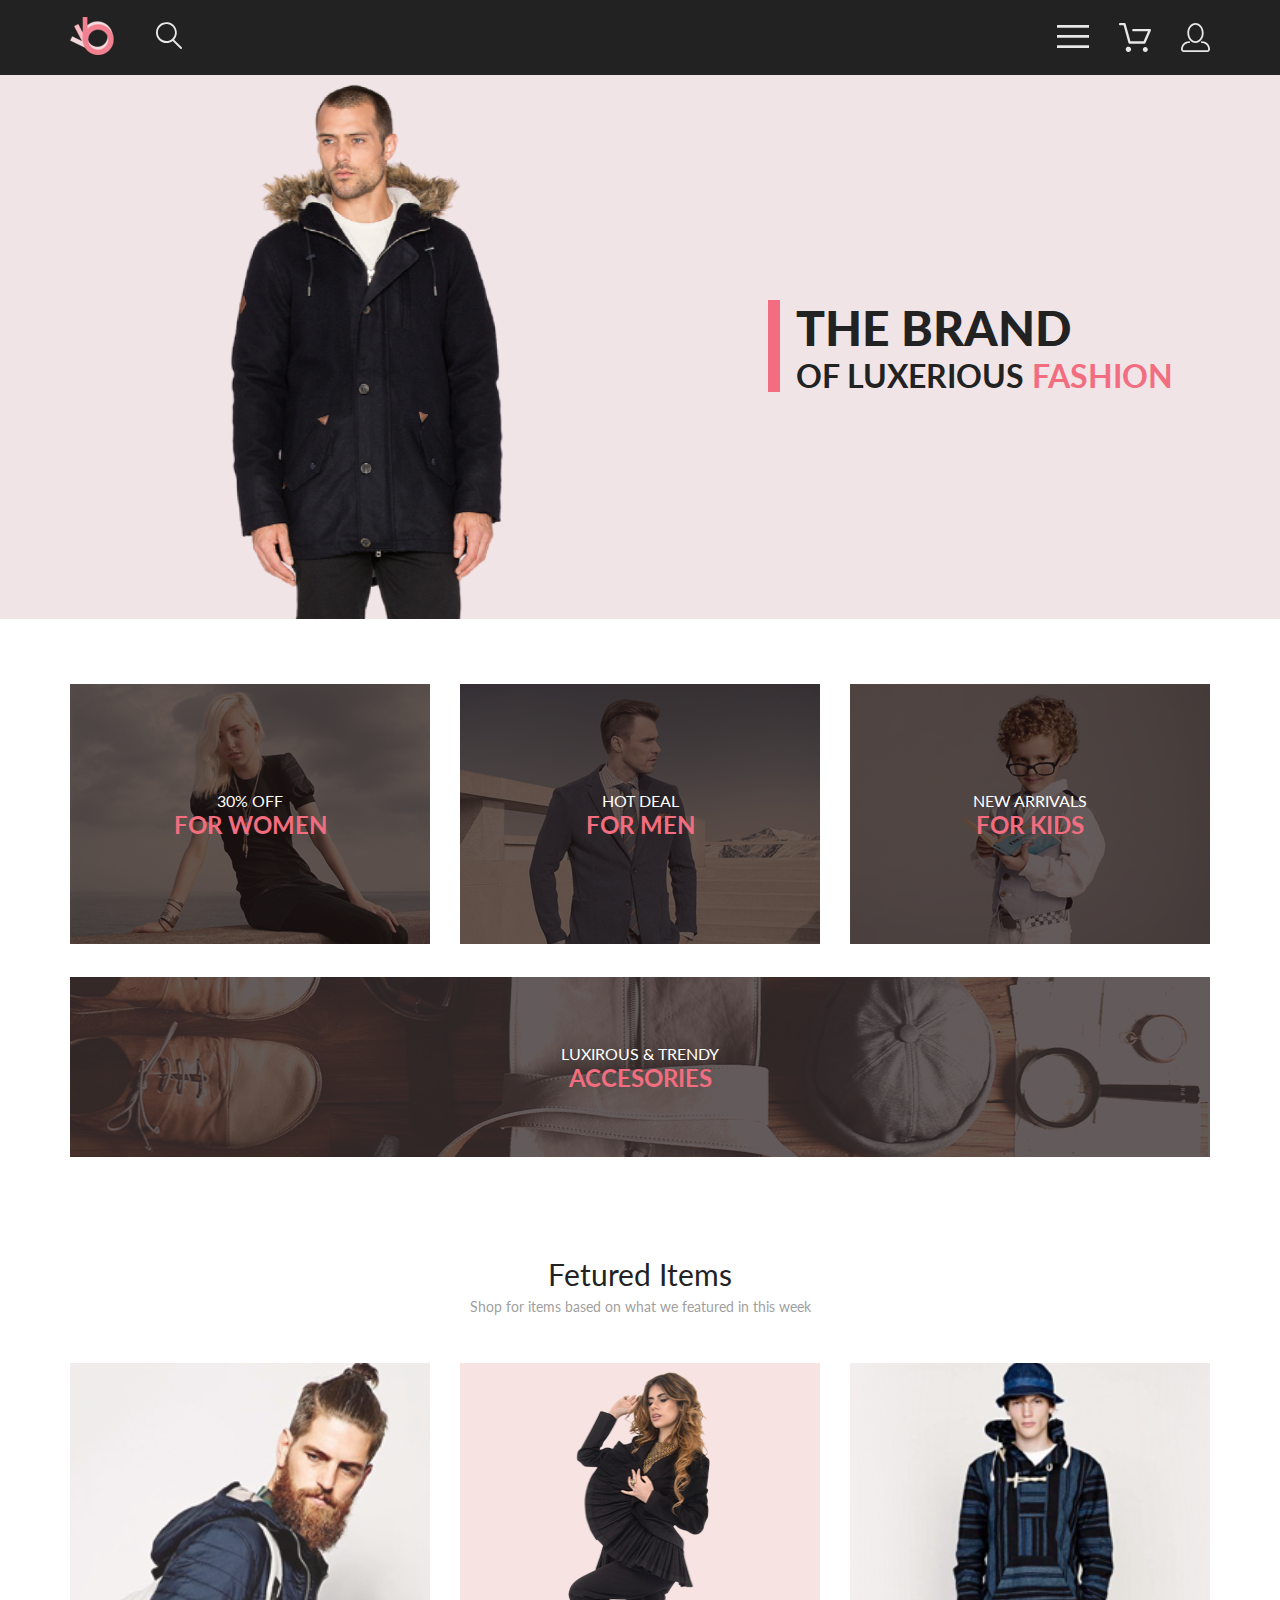
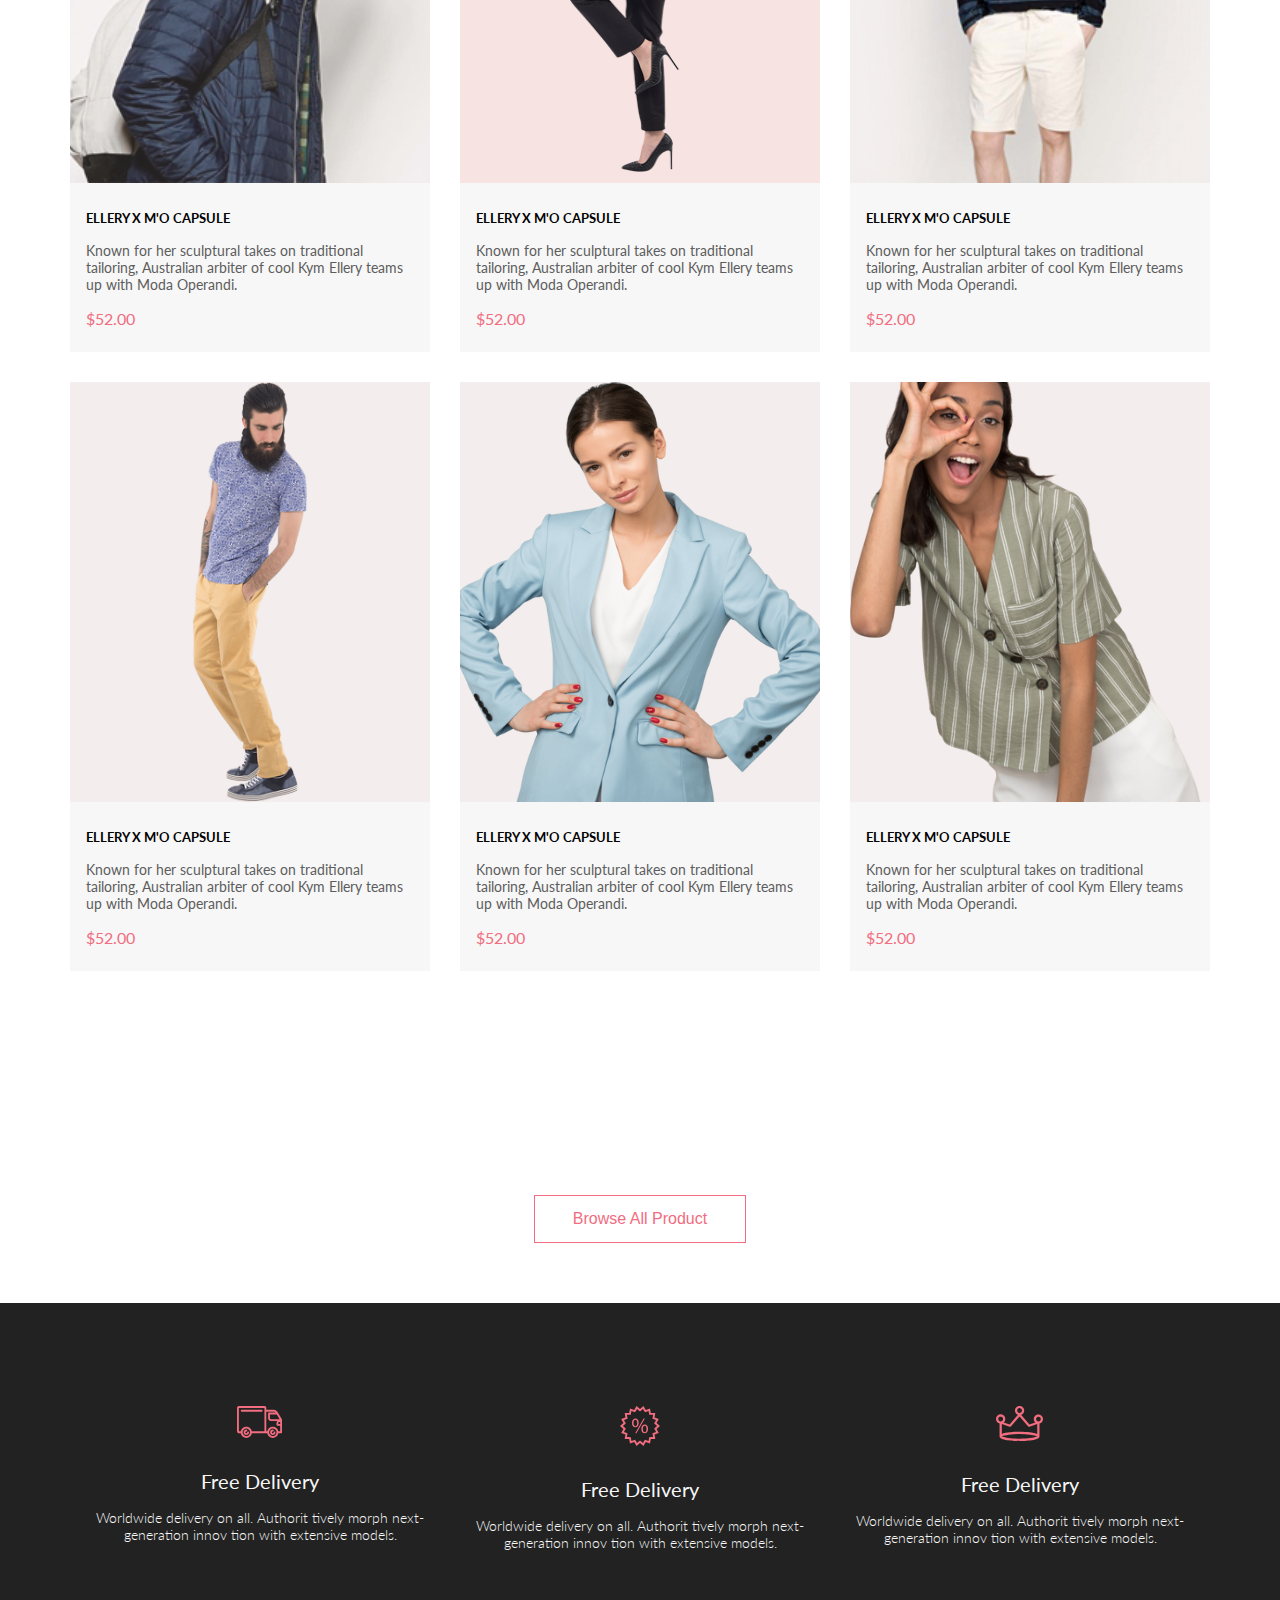
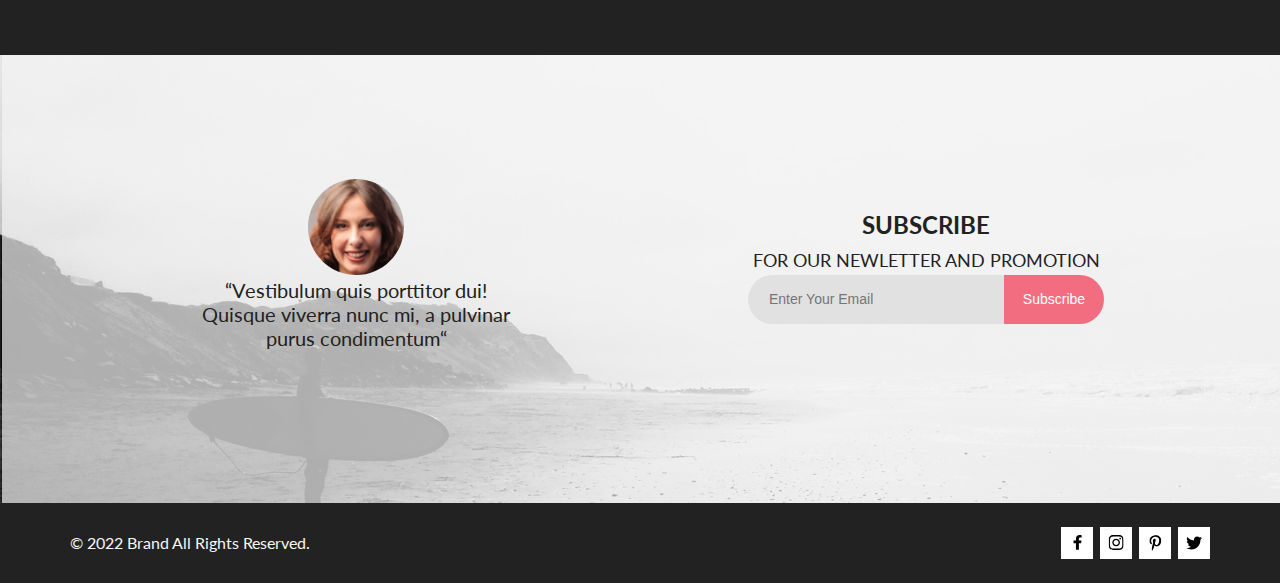
<file: index.html>
<!DOCTYPE html>
<html lang="ru">
  <head>
    <meta charset="UTF-8" />
    <meta http-equiv="X-UA-Compatible" content="IE=edge" />
    <meta name="viewport" content="width=device-width, initial-scale=1.0" />
    <title>Главная</title>
    <link rel="stylesheet" href="style.css" />
    <link rel="preconnect" href="https://fonts.googleapis.com" />
    <link rel="preconnect" href="https://fonts.gstatic.com" crossorigin />
    <link
      href="https://fonts.googleapis.com/css2?family=Lato:wght@400;700;900&display=swap"
      rel="stylesheet"
    />
  </head>

  <body>
    <div class="site">
      <div class="box-content">
        <div class="header center">
          <div class="header__left">
            <a href="index.html"
              ><img src="img/header/Group 2.png" alt="logo"
            /></a>
            <a href="#"><img src="img/header/Forma 1.svg" alt="search" /></a>
          </div>
          <div class="header__right">
            <!-- <div class="burger-menu-icon"> -->
            <label for="burger">
              <!-- <img class="header__firstimage" src="img/header/Forma 2.svg" alt="burger-menu" /> -->
              <svg
                class="header__firstimage"
                width="32"
                height="23"
                viewBox="0 0 32 23"
                fill="none"
                xmlns="http://www.w3.org/2000/svg"
              >
                <path
                  d="M0 23V20.31H32V23H0ZM0 12.76V10.07H32V12.76H0ZM0 2.69V0H32V2.69H0Z"
                  fill="#E8E8E8"
                />
              </svg>
            </label>
            <input id="burger" type="checkbox" checked />
            <!-- </div> -->
            <nav class="nav">
              <details class="nav__burger">
                <summary class="nav__subburger">
                  <span class="nav__text">MENU</span>
                  <div class="nav-content">
                    <details class="nav__det" open>
                      <summary class="nav__title">
                        <span class="nav__subtitle">MAN</span>
                      </summary>
                      <div class="nav__box">
                        <a href="#" class="nav__link">Accessories</a>
                        <a href="#" class="nav__link">Bags</a>
                        <a href="#" class="nav__link">Denim</a>
                        <a href="#" class="nav__link">T-Shirts</a>
                      </div>
                    </details>
                    <details class="nav__det" open>
                      <summary class="nav__title">
                        <span class="nav__subtitle">WOMAN</span>
                      </summary>
                      <div class="nav__box">
                        <a href="#" class="nav__link">Accessories</a>
                        <a href="#" class="nav__link">Jackets & Coats</a>
                        <a href="#" class="nav__link">Polos</a>
                        <a href="#" class="nav__link">T-Shirts</a>
                        <a href="#" class="nav__link">Shirts</a>
                      </div>
                    </details>
                    <details class="nav__det" open>
                      <summary class="nav__title">
                        <span class="nav__subtitle">KIDS</span>
                      </summary>
                      <div class="nav__box">
                        <a href="#" class="nav__link">Accessories</a>
                        <a href="#" class="nav__link">Jackets & Coats</a>
                        <a href="#" class="nav__link">Polos</a>
                        <a href="#" class="nav__link">T-Shirts</a>
                        <a href="#" class="nav__link">Shirts</a>
                        <a href="#" class="nav__link">Bags</a>
                      </div>
                    </details>
                  </div>
                </summary>
              </details>
            </nav>

            <img
              class="header__secondimage"
              src="img/header/Forma 3.svg"
              alt=""
            />
            <img
              class="header__secondimage"
              src="img/header/Forma 4.svg"
              alt=""
            />
          </div>
        </div>
      </div>

      <!-- Блок №1 theBrand -->
      <div class="thebrand center">
        <div class="thebrand__image">
          <img src="./img/thebrand/Layer_57-removebg-preview 1.png" alt="" />
        </div>

        <div class="thebrand__title">
          <div class="thebrand__item">
            <div>
              <img
                class="thebrand__rectangle"
                src="img/thebrand/Rectangle 16 copy.svg"
                alt=""
              />
            </div>
            <div class="thebrand__item">
              <div class="thebrand__textbox">
                <p class="thebrand__subtitle">THE BRAND</p>
                <p class="thebrand__subtext">
                  OF LUXERIOUS <span class="thebrand__fashion">FASHION</span>
                </p>
              </div>
            </div>
          </div>
        </div>
      </div>

      <!-- Блок №2 accesories -->
      <div class="accesories center">
        <div class="accesories__item">
          <img
            class="accesories__image1"
            src="img/accesories/Group 36.svg"
            alt=""
          />
          <div class="accesories__content">
            <p class="accesories__text">30% OFF</p>
            <p class="accesories__title">FOR WOMEN</p>
          </div>
        </div>
        <div class="accesories__item">
          <img
            class="accesories__image1"
            src="img/accesories/Group 37.svg"
            alt=""
          />
          <div class="accesories__content">
            <p class="accesories__text">HOT DEAL</p>
            <p class="accesories__title">FOR MEN</p>
          </div>
        </div>
        <div class="accesories__item">
          <img
            class="accesories__image1"
            src="img/accesories/Group 38.svg"
            alt=""
          />
          <div class="accesories__content">
            <p class="accesories__text">NEW ARRIVALS</p>
            <p class="accesories__title">FOR KIDS</p>
          </div>
        </div>

        <div class="accesories__bigitem">
          <img
            class="accesories__image2"
            src="img/accesories/Group 39.svg"
            alt=""
          />
          <div class="accesories__content">
            <p class="accesories__text">LUXIROUS & TRENDY</p>
            <p class="accesories__title">ACCESORIES</p>
          </div>
        </div>
      </div>

      <!-- Блок №3 Fetured -->
      <div class="featured">
        <h1 class="featured__title">Fetured Items</h1>
        <p class="featured__text">
          Shop for items based on what we featured in this week
        </p>
        <div class="featured__grid">
          <div class="featured__item">
            <div class="featured__itembox">
              <img
                class="featured__imagehover"
                src="img/featured/1.svg"
                alt=""
              />
              <a href="#" class="product__add">
                <svg
                  width="27"
                  height="25"
                  viewBox="0 0 27 25"
                  fill="none"
                  xmlns="http://www.w3.org/2000/svg"
                >
                  <path
                    d="M21.9521 23.2662H21.8397C21.2306 23.2662 20.7188 22.7666 20.6746 22.1289C20.6302 21.4602 21.1187 20.8781 21.7637 20.8341C21.7891 20.8324 21.8156 20.8315 21.8417 20.8315C22.4587 20.8315 22.9755 21.3214 23.0213 21.9482C23.0331 22.1967 22.9926 22.5509 22.7371 22.8434L22.7312 22.8502L22.7254 22.8571C22.5287 23.0907 22.2619 23.2316 21.9521 23.2662ZM8.22003 23.2599C7.56946 23.2599 7.04022 22.7169 7.04022 22.0496C7.04022 21.3827 7.56946 20.8401 8.22003 20.8401C8.87061 20.8401 9.39984 21.3827 9.39984 22.0496C9.39984 22.7169 8.87061 23.2599 8.22003 23.2599Z"
                    fill="white"
                  />
                  <path
                    d="M21.8765 22.2662C21.9215 22.2549 21.9428 22.2339 21.9605 22.2129C21.9683 22.2037 21.9761 22.1946 21.9839 22.1855C22.0204 22.1438 22.0237 22.0553 22.0229 22.0105C22.0097 21.9044 21.9189 21.8315 21.8417 21.8315C21.838 21.8315 21.8341 21.8317 21.8317 21.8318C21.7536 21.8372 21.6658 21.9409 21.6724 22.0625C21.6818 22.1793 21.7679 22.2662 21.8397 22.2662H21.8765ZM8.22003 22.2599C8.31921 22.2599 8.39984 22.1655 8.39984 22.0496C8.39984 21.9341 8.31921 21.8401 8.22003 21.8401C8.12091 21.8401 8.04022 21.9341 8.04022 22.0496C8.04022 22.1655 8.12091 22.2599 8.22003 22.2599ZM21.9999 24.2662C21.9522 24.2662 21.8883 24.2662 21.8397 24.2662C20.7021 24.2662 19.7571 23.3545 19.677 22.198C19.5969 20.9929 20.4942 19.9183 21.6957 19.8364C21.7446 19.8331 21.7933 19.8315 21.8417 19.8315C22.9804 19.8315 23.9418 20.7324 24.0195 21.8884C24.051 22.4915 23.8746 23.0612 23.4903 23.5012C23.106 23.9575 22.5768 24.2177 21.9999 24.2662ZM8.22003 24.2599C7.01581 24.2599 6.04022 23.2709 6.04022 22.0496C6.04022 20.8291 7.01581 19.8401 8.22003 19.8401C9.42419 19.8401 10.3998 20.8291 10.3998 22.0496C10.3998 23.2709 9.42419 24.2599 8.22003 24.2599ZM21.1989 17.3938H9.13354C8.70062 17.3938 8.31635 17.1005 8.2038 16.6775L4.27802 2.24768H1.52222C0.993896 2.24768 0.561035 1.80859 0.561035 1.27039C0.561035 0.733032 0.993896 0.292969 1.52222 0.292969H4.99982C5.43182 0.292969 5.8161 0.586304 5.92859 1.01025L9.85443 15.4391H20.5581L24.1149 7.13379H12.2583C11.7291 7.13379 11.2962 6.69373 11.2962 6.15649C11.2962 5.61914 11.7291 5.17908 12.2583 5.17908H25.5891C25.9095 5.17908 26.2146 5.34192 26.3901 5.61914C26.5665 5.89539 26.5989 6.23743 26.4702 6.547L22.08 16.807C21.9198 17.1653 21.5832 17.3938 21.1989 17.3938Z"
                    fill="white"
                  />
                  <path
                    d="M21.8765 22.2662C21.9215 22.2549 21.9428 22.2339 21.9605 22.2129C21.9683 22.2037 21.9761 22.1946 21.9839 22.1855C22.0204 22.1438 22.0237 22.0553 22.0229 22.0105C22.0097 21.9044 21.9189 21.8315 21.8417 21.8315C21.838 21.8315 21.8341 21.8317 21.8317 21.8318C21.7536 21.8372 21.6658 21.9409 21.6724 22.0625C21.6818 22.1793 21.7679 22.2662 21.8397 22.2662H21.8765ZM8.22003 22.2599C8.31921 22.2599 8.39984 22.1655 8.39984 22.0496C8.39984 21.9341 8.31921 21.8401 8.22003 21.8401C8.12091 21.8401 8.04022 21.9341 8.04022 22.0496C8.04022 22.1655 8.12091 22.2599 8.22003 22.2599ZM21.9999 24.2662C21.9522 24.2662 21.8883 24.2662 21.8397 24.2662C20.7021 24.2662 19.7571 23.3545 19.677 22.198C19.5969 20.9929 20.4942 19.9183 21.6957 19.8364C21.7446 19.8331 21.7933 19.8315 21.8417 19.8315C22.9804 19.8315 23.9418 20.7324 24.0195 21.8884C24.051 22.4915 23.8746 23.0612 23.4903 23.5012C23.106 23.9575 22.5768 24.2177 21.9999 24.2662ZM8.22003 24.2599C7.01581 24.2599 6.04022 23.2709 6.04022 22.0496C6.04022 20.8291 7.01581 19.8401 8.22003 19.8401C9.42419 19.8401 10.3998 20.8291 10.3998 22.0496C10.3998 23.2709 9.42419 24.2599 8.22003 24.2599ZM21.1989 17.3938H9.13354C8.70062 17.3938 8.31635 17.1005 8.2038 16.6775L4.27802 2.24768H1.52222C0.993896 2.24768 0.561035 1.80859 0.561035 1.27039C0.561035 0.733032 0.993896 0.292969 1.52222 0.292969H4.99982C5.43182 0.292969 5.8161 0.586304 5.92859 1.01025L9.85443 15.4391H20.5581L24.1149 7.13379H12.2583C11.7291 7.13379 11.2962 6.69373 11.2962 6.15649C11.2962 5.61914 11.7291 5.17908 12.2583 5.17908H25.5891C25.9095 5.17908 26.2146 5.34192 26.3901 5.61914C26.5665 5.89539 26.5989 6.23743 26.4702 6.547L22.08 16.807C21.9198 17.1653 21.5832 17.3938 21.1989 17.3938Z"
                    fill="white"
                  />
                </svg>
                Add to Cart
              </a>
            </div>
            <div class="featured__subitem">
              <h2 class="featured__subtitle">ELLERY X M'O CAPSULE</h2>
              <p class="featured__subtext">
                Known for her sculptural takes on traditional tailoring,
                Australian arbiter of cool Kym Ellery teams up with Moda
                Operandi.
              </p>
              <p class="featured__price">$52.00</p>
            </div>
          </div>

          <div class="featured__item">
            <img class="featured__imagehover" src="img/featured/2.svg" alt="" />
            <div class="featured__subitem">
              <h2 class="featured__subtitle">ELLERY X M'O CAPSULE</h2>
              <p class="featured__subtext">
                Known for her sculptural takes on traditional tailoring,
                Australian arbiter of cool Kym Ellery teams up with Moda
                Operandi.
              </p>
              <p class="featured__price">$52.00</p>
            </div>
            <a href="#" class="product__add">
              <svg
                width="27"
                height="25"
                viewBox="0 0 27 25"
                fill="none"
                xmlns="http://www.w3.org/2000/svg"
              >
                <path
                  d="M21.9521 23.2662H21.8397C21.2306 23.2662 20.7188 22.7666 20.6746 22.1289C20.6302 21.4602 21.1187 20.8781 21.7637 20.8341C21.7891 20.8324 21.8156 20.8315 21.8417 20.8315C22.4587 20.8315 22.9755 21.3214 23.0213 21.9482C23.0331 22.1967 22.9926 22.5509 22.7371 22.8434L22.7312 22.8502L22.7254 22.8571C22.5287 23.0907 22.2619 23.2316 21.9521 23.2662ZM8.22003 23.2599C7.56946 23.2599 7.04022 22.7169 7.04022 22.0496C7.04022 21.3827 7.56946 20.8401 8.22003 20.8401C8.87061 20.8401 9.39984 21.3827 9.39984 22.0496C9.39984 22.7169 8.87061 23.2599 8.22003 23.2599Z"
                  fill="white"
                />
                <path
                  d="M21.8765 22.2662C21.9215 22.2549 21.9428 22.2339 21.9605 22.2129C21.9683 22.2037 21.9761 22.1946 21.9839 22.1855C22.0204 22.1438 22.0237 22.0553 22.0229 22.0105C22.0097 21.9044 21.9189 21.8315 21.8417 21.8315C21.838 21.8315 21.8341 21.8317 21.8317 21.8318C21.7536 21.8372 21.6658 21.9409 21.6724 22.0625C21.6818 22.1793 21.7679 22.2662 21.8397 22.2662H21.8765ZM8.22003 22.2599C8.31921 22.2599 8.39984 22.1655 8.39984 22.0496C8.39984 21.9341 8.31921 21.8401 8.22003 21.8401C8.12091 21.8401 8.04022 21.9341 8.04022 22.0496C8.04022 22.1655 8.12091 22.2599 8.22003 22.2599ZM21.9999 24.2662C21.9522 24.2662 21.8883 24.2662 21.8397 24.2662C20.7021 24.2662 19.7571 23.3545 19.677 22.198C19.5969 20.9929 20.4942 19.9183 21.6957 19.8364C21.7446 19.8331 21.7933 19.8315 21.8417 19.8315C22.9804 19.8315 23.9418 20.7324 24.0195 21.8884C24.051 22.4915 23.8746 23.0612 23.4903 23.5012C23.106 23.9575 22.5768 24.2177 21.9999 24.2662ZM8.22003 24.2599C7.01581 24.2599 6.04022 23.2709 6.04022 22.0496C6.04022 20.8291 7.01581 19.8401 8.22003 19.8401C9.42419 19.8401 10.3998 20.8291 10.3998 22.0496C10.3998 23.2709 9.42419 24.2599 8.22003 24.2599ZM21.1989 17.3938H9.13354C8.70062 17.3938 8.31635 17.1005 8.2038 16.6775L4.27802 2.24768H1.52222C0.993896 2.24768 0.561035 1.80859 0.561035 1.27039C0.561035 0.733032 0.993896 0.292969 1.52222 0.292969H4.99982C5.43182 0.292969 5.8161 0.586304 5.92859 1.01025L9.85443 15.4391H20.5581L24.1149 7.13379H12.2583C11.7291 7.13379 11.2962 6.69373 11.2962 6.15649C11.2962 5.61914 11.7291 5.17908 12.2583 5.17908H25.5891C25.9095 5.17908 26.2146 5.34192 26.3901 5.61914C26.5665 5.89539 26.5989 6.23743 26.4702 6.547L22.08 16.807C21.9198 17.1653 21.5832 17.3938 21.1989 17.3938Z"
                  fill="white"
                />
                <path
                  d="M21.8765 22.2662C21.9215 22.2549 21.9428 22.2339 21.9605 22.2129C21.9683 22.2037 21.9761 22.1946 21.9839 22.1855C22.0204 22.1438 22.0237 22.0553 22.0229 22.0105C22.0097 21.9044 21.9189 21.8315 21.8417 21.8315C21.838 21.8315 21.8341 21.8317 21.8317 21.8318C21.7536 21.8372 21.6658 21.9409 21.6724 22.0625C21.6818 22.1793 21.7679 22.2662 21.8397 22.2662H21.8765ZM8.22003 22.2599C8.31921 22.2599 8.39984 22.1655 8.39984 22.0496C8.39984 21.9341 8.31921 21.8401 8.22003 21.8401C8.12091 21.8401 8.04022 21.9341 8.04022 22.0496C8.04022 22.1655 8.12091 22.2599 8.22003 22.2599ZM21.9999 24.2662C21.9522 24.2662 21.8883 24.2662 21.8397 24.2662C20.7021 24.2662 19.7571 23.3545 19.677 22.198C19.5969 20.9929 20.4942 19.9183 21.6957 19.8364C21.7446 19.8331 21.7933 19.8315 21.8417 19.8315C22.9804 19.8315 23.9418 20.7324 24.0195 21.8884C24.051 22.4915 23.8746 23.0612 23.4903 23.5012C23.106 23.9575 22.5768 24.2177 21.9999 24.2662ZM8.22003 24.2599C7.01581 24.2599 6.04022 23.2709 6.04022 22.0496C6.04022 20.8291 7.01581 19.8401 8.22003 19.8401C9.42419 19.8401 10.3998 20.8291 10.3998 22.0496C10.3998 23.2709 9.42419 24.2599 8.22003 24.2599ZM21.1989 17.3938H9.13354C8.70062 17.3938 8.31635 17.1005 8.2038 16.6775L4.27802 2.24768H1.52222C0.993896 2.24768 0.561035 1.80859 0.561035 1.27039C0.561035 0.733032 0.993896 0.292969 1.52222 0.292969H4.99982C5.43182 0.292969 5.8161 0.586304 5.92859 1.01025L9.85443 15.4391H20.5581L24.1149 7.13379H12.2583C11.7291 7.13379 11.2962 6.69373 11.2962 6.15649C11.2962 5.61914 11.7291 5.17908 12.2583 5.17908H25.5891C25.9095 5.17908 26.2146 5.34192 26.3901 5.61914C26.5665 5.89539 26.5989 6.23743 26.4702 6.547L22.08 16.807C21.9198 17.1653 21.5832 17.3938 21.1989 17.3938Z"
                  fill="white"
                />
              </svg>
              Add to Cart
            </a>
          </div>

          <div class="featured__item">
            <img class="featured__imagehover" src="img/featured/3.svg" alt="" />
            <div class="featured__subitem">
              <h2 class="featured__subtitle">ELLERY X M'O CAPSULE</h2>
              <p class="featured__subtext">
                Known for her sculptural takes on traditional tailoring,
                Australian arbiter of cool Kym Ellery teams up with Moda
                Operandi.
              </p>
              <p class="featured__price">$52.00</p>
            </div>
            <a href="#" class="product__add">
              <svg
                width="27"
                height="25"
                viewBox="0 0 27 25"
                fill="none"
                xmlns="http://www.w3.org/2000/svg"
              >
                <path
                  d="M21.9521 23.2662H21.8397C21.2306 23.2662 20.7188 22.7666 20.6746 22.1289C20.6302 21.4602 21.1187 20.8781 21.7637 20.8341C21.7891 20.8324 21.8156 20.8315 21.8417 20.8315C22.4587 20.8315 22.9755 21.3214 23.0213 21.9482C23.0331 22.1967 22.9926 22.5509 22.7371 22.8434L22.7312 22.8502L22.7254 22.8571C22.5287 23.0907 22.2619 23.2316 21.9521 23.2662ZM8.22003 23.2599C7.56946 23.2599 7.04022 22.7169 7.04022 22.0496C7.04022 21.3827 7.56946 20.8401 8.22003 20.8401C8.87061 20.8401 9.39984 21.3827 9.39984 22.0496C9.39984 22.7169 8.87061 23.2599 8.22003 23.2599Z"
                  fill="white"
                />
                <path
                  d="M21.8765 22.2662C21.9215 22.2549 21.9428 22.2339 21.9605 22.2129C21.9683 22.2037 21.9761 22.1946 21.9839 22.1855C22.0204 22.1438 22.0237 22.0553 22.0229 22.0105C22.0097 21.9044 21.9189 21.8315 21.8417 21.8315C21.838 21.8315 21.8341 21.8317 21.8317 21.8318C21.7536 21.8372 21.6658 21.9409 21.6724 22.0625C21.6818 22.1793 21.7679 22.2662 21.8397 22.2662H21.8765ZM8.22003 22.2599C8.31921 22.2599 8.39984 22.1655 8.39984 22.0496C8.39984 21.9341 8.31921 21.8401 8.22003 21.8401C8.12091 21.8401 8.04022 21.9341 8.04022 22.0496C8.04022 22.1655 8.12091 22.2599 8.22003 22.2599ZM21.9999 24.2662C21.9522 24.2662 21.8883 24.2662 21.8397 24.2662C20.7021 24.2662 19.7571 23.3545 19.677 22.198C19.5969 20.9929 20.4942 19.9183 21.6957 19.8364C21.7446 19.8331 21.7933 19.8315 21.8417 19.8315C22.9804 19.8315 23.9418 20.7324 24.0195 21.8884C24.051 22.4915 23.8746 23.0612 23.4903 23.5012C23.106 23.9575 22.5768 24.2177 21.9999 24.2662ZM8.22003 24.2599C7.01581 24.2599 6.04022 23.2709 6.04022 22.0496C6.04022 20.8291 7.01581 19.8401 8.22003 19.8401C9.42419 19.8401 10.3998 20.8291 10.3998 22.0496C10.3998 23.2709 9.42419 24.2599 8.22003 24.2599ZM21.1989 17.3938H9.13354C8.70062 17.3938 8.31635 17.1005 8.2038 16.6775L4.27802 2.24768H1.52222C0.993896 2.24768 0.561035 1.80859 0.561035 1.27039C0.561035 0.733032 0.993896 0.292969 1.52222 0.292969H4.99982C5.43182 0.292969 5.8161 0.586304 5.92859 1.01025L9.85443 15.4391H20.5581L24.1149 7.13379H12.2583C11.7291 7.13379 11.2962 6.69373 11.2962 6.15649C11.2962 5.61914 11.7291 5.17908 12.2583 5.17908H25.5891C25.9095 5.17908 26.2146 5.34192 26.3901 5.61914C26.5665 5.89539 26.5989 6.23743 26.4702 6.547L22.08 16.807C21.9198 17.1653 21.5832 17.3938 21.1989 17.3938Z"
                  fill="white"
                />
                <path
                  d="M21.8765 22.2662C21.9215 22.2549 21.9428 22.2339 21.9605 22.2129C21.9683 22.2037 21.9761 22.1946 21.9839 22.1855C22.0204 22.1438 22.0237 22.0553 22.0229 22.0105C22.0097 21.9044 21.9189 21.8315 21.8417 21.8315C21.838 21.8315 21.8341 21.8317 21.8317 21.8318C21.7536 21.8372 21.6658 21.9409 21.6724 22.0625C21.6818 22.1793 21.7679 22.2662 21.8397 22.2662H21.8765ZM8.22003 22.2599C8.31921 22.2599 8.39984 22.1655 8.39984 22.0496C8.39984 21.9341 8.31921 21.8401 8.22003 21.8401C8.12091 21.8401 8.04022 21.9341 8.04022 22.0496C8.04022 22.1655 8.12091 22.2599 8.22003 22.2599ZM21.9999 24.2662C21.9522 24.2662 21.8883 24.2662 21.8397 24.2662C20.7021 24.2662 19.7571 23.3545 19.677 22.198C19.5969 20.9929 20.4942 19.9183 21.6957 19.8364C21.7446 19.8331 21.7933 19.8315 21.8417 19.8315C22.9804 19.8315 23.9418 20.7324 24.0195 21.8884C24.051 22.4915 23.8746 23.0612 23.4903 23.5012C23.106 23.9575 22.5768 24.2177 21.9999 24.2662ZM8.22003 24.2599C7.01581 24.2599 6.04022 23.2709 6.04022 22.0496C6.04022 20.8291 7.01581 19.8401 8.22003 19.8401C9.42419 19.8401 10.3998 20.8291 10.3998 22.0496C10.3998 23.2709 9.42419 24.2599 8.22003 24.2599ZM21.1989 17.3938H9.13354C8.70062 17.3938 8.31635 17.1005 8.2038 16.6775L4.27802 2.24768H1.52222C0.993896 2.24768 0.561035 1.80859 0.561035 1.27039C0.561035 0.733032 0.993896 0.292969 1.52222 0.292969H4.99982C5.43182 0.292969 5.8161 0.586304 5.92859 1.01025L9.85443 15.4391H20.5581L24.1149 7.13379H12.2583C11.7291 7.13379 11.2962 6.69373 11.2962 6.15649C11.2962 5.61914 11.7291 5.17908 12.2583 5.17908H25.5891C25.9095 5.17908 26.2146 5.34192 26.3901 5.61914C26.5665 5.89539 26.5989 6.23743 26.4702 6.547L22.08 16.807C21.9198 17.1653 21.5832 17.3938 21.1989 17.3938Z"
                  fill="white"
                />
              </svg>
              Add to Cart
            </a>
          </div>

          <div class="featured__item">
            <img class="featured__imagehover" src="img/featured/4.svg" alt="" />
            <div class="featured__subitem">
              <h2 class="featured__subtitle">ELLERY X M'O CAPSULE</h2>
              <p class="featured__subtext">
                Known for her sculptural takes on traditional tailoring,
                Australian arbiter of cool Kym Ellery teams up with Moda
                Operandi.
              </p>
              <p class="featured__price">$52.00</p>
            </div>
            <a href="#" class="product__add">
              <svg
                width="27"
                height="25"
                viewBox="0 0 27 25"
                fill="none"
                xmlns="http://www.w3.org/2000/svg"
              >
                <path
                  d="M21.9521 23.2662H21.8397C21.2306 23.2662 20.7188 22.7666 20.6746 22.1289C20.6302 21.4602 21.1187 20.8781 21.7637 20.8341C21.7891 20.8324 21.8156 20.8315 21.8417 20.8315C22.4587 20.8315 22.9755 21.3214 23.0213 21.9482C23.0331 22.1967 22.9926 22.5509 22.7371 22.8434L22.7312 22.8502L22.7254 22.8571C22.5287 23.0907 22.2619 23.2316 21.9521 23.2662ZM8.22003 23.2599C7.56946 23.2599 7.04022 22.7169 7.04022 22.0496C7.04022 21.3827 7.56946 20.8401 8.22003 20.8401C8.87061 20.8401 9.39984 21.3827 9.39984 22.0496C9.39984 22.7169 8.87061 23.2599 8.22003 23.2599Z"
                  fill="white"
                />
                <path
                  d="M21.8765 22.2662C21.9215 22.2549 21.9428 22.2339 21.9605 22.2129C21.9683 22.2037 21.9761 22.1946 21.9839 22.1855C22.0204 22.1438 22.0237 22.0553 22.0229 22.0105C22.0097 21.9044 21.9189 21.8315 21.8417 21.8315C21.838 21.8315 21.8341 21.8317 21.8317 21.8318C21.7536 21.8372 21.6658 21.9409 21.6724 22.0625C21.6818 22.1793 21.7679 22.2662 21.8397 22.2662H21.8765ZM8.22003 22.2599C8.31921 22.2599 8.39984 22.1655 8.39984 22.0496C8.39984 21.9341 8.31921 21.8401 8.22003 21.8401C8.12091 21.8401 8.04022 21.9341 8.04022 22.0496C8.04022 22.1655 8.12091 22.2599 8.22003 22.2599ZM21.9999 24.2662C21.9522 24.2662 21.8883 24.2662 21.8397 24.2662C20.7021 24.2662 19.7571 23.3545 19.677 22.198C19.5969 20.9929 20.4942 19.9183 21.6957 19.8364C21.7446 19.8331 21.7933 19.8315 21.8417 19.8315C22.9804 19.8315 23.9418 20.7324 24.0195 21.8884C24.051 22.4915 23.8746 23.0612 23.4903 23.5012C23.106 23.9575 22.5768 24.2177 21.9999 24.2662ZM8.22003 24.2599C7.01581 24.2599 6.04022 23.2709 6.04022 22.0496C6.04022 20.8291 7.01581 19.8401 8.22003 19.8401C9.42419 19.8401 10.3998 20.8291 10.3998 22.0496C10.3998 23.2709 9.42419 24.2599 8.22003 24.2599ZM21.1989 17.3938H9.13354C8.70062 17.3938 8.31635 17.1005 8.2038 16.6775L4.27802 2.24768H1.52222C0.993896 2.24768 0.561035 1.80859 0.561035 1.27039C0.561035 0.733032 0.993896 0.292969 1.52222 0.292969H4.99982C5.43182 0.292969 5.8161 0.586304 5.92859 1.01025L9.85443 15.4391H20.5581L24.1149 7.13379H12.2583C11.7291 7.13379 11.2962 6.69373 11.2962 6.15649C11.2962 5.61914 11.7291 5.17908 12.2583 5.17908H25.5891C25.9095 5.17908 26.2146 5.34192 26.3901 5.61914C26.5665 5.89539 26.5989 6.23743 26.4702 6.547L22.08 16.807C21.9198 17.1653 21.5832 17.3938 21.1989 17.3938Z"
                  fill="white"
                />
                <path
                  d="M21.8765 22.2662C21.9215 22.2549 21.9428 22.2339 21.9605 22.2129C21.9683 22.2037 21.9761 22.1946 21.9839 22.1855C22.0204 22.1438 22.0237 22.0553 22.0229 22.0105C22.0097 21.9044 21.9189 21.8315 21.8417 21.8315C21.838 21.8315 21.8341 21.8317 21.8317 21.8318C21.7536 21.8372 21.6658 21.9409 21.6724 22.0625C21.6818 22.1793 21.7679 22.2662 21.8397 22.2662H21.8765ZM8.22003 22.2599C8.31921 22.2599 8.39984 22.1655 8.39984 22.0496C8.39984 21.9341 8.31921 21.8401 8.22003 21.8401C8.12091 21.8401 8.04022 21.9341 8.04022 22.0496C8.04022 22.1655 8.12091 22.2599 8.22003 22.2599ZM21.9999 24.2662C21.9522 24.2662 21.8883 24.2662 21.8397 24.2662C20.7021 24.2662 19.7571 23.3545 19.677 22.198C19.5969 20.9929 20.4942 19.9183 21.6957 19.8364C21.7446 19.8331 21.7933 19.8315 21.8417 19.8315C22.9804 19.8315 23.9418 20.7324 24.0195 21.8884C24.051 22.4915 23.8746 23.0612 23.4903 23.5012C23.106 23.9575 22.5768 24.2177 21.9999 24.2662ZM8.22003 24.2599C7.01581 24.2599 6.04022 23.2709 6.04022 22.0496C6.04022 20.8291 7.01581 19.8401 8.22003 19.8401C9.42419 19.8401 10.3998 20.8291 10.3998 22.0496C10.3998 23.2709 9.42419 24.2599 8.22003 24.2599ZM21.1989 17.3938H9.13354C8.70062 17.3938 8.31635 17.1005 8.2038 16.6775L4.27802 2.24768H1.52222C0.993896 2.24768 0.561035 1.80859 0.561035 1.27039C0.561035 0.733032 0.993896 0.292969 1.52222 0.292969H4.99982C5.43182 0.292969 5.8161 0.586304 5.92859 1.01025L9.85443 15.4391H20.5581L24.1149 7.13379H12.2583C11.7291 7.13379 11.2962 6.69373 11.2962 6.15649C11.2962 5.61914 11.7291 5.17908 12.2583 5.17908H25.5891C25.9095 5.17908 26.2146 5.34192 26.3901 5.61914C26.5665 5.89539 26.5989 6.23743 26.4702 6.547L22.08 16.807C21.9198 17.1653 21.5832 17.3938 21.1989 17.3938Z"
                  fill="white"
                />
              </svg>
              Add to Cart
            </a>
          </div>

          <div class="featured__item">
            <img class="featured__imagehover" src="img/featured/5.svg" alt="" />
            <div class="featured__subitem">
              <h2 class="featured__subtitle">ELLERY X M'O CAPSULE</h2>
              <p class="featured__subtext">
                Known for her sculptural takes on traditional tailoring,
                Australian arbiter of cool Kym Ellery teams up with Moda
                Operandi.
              </p>
              <p class="featured__price">$52.00</p>
            </div>
            <a href="#" class="product__add">
              <svg
                width="27"
                height="25"
                viewBox="0 0 27 25"
                fill="none"
                xmlns="http://www.w3.org/2000/svg"
              >
                <path
                  d="M21.9521 23.2662H21.8397C21.2306 23.2662 20.7188 22.7666 20.6746 22.1289C20.6302 21.4602 21.1187 20.8781 21.7637 20.8341C21.7891 20.8324 21.8156 20.8315 21.8417 20.8315C22.4587 20.8315 22.9755 21.3214 23.0213 21.9482C23.0331 22.1967 22.9926 22.5509 22.7371 22.8434L22.7312 22.8502L22.7254 22.8571C22.5287 23.0907 22.2619 23.2316 21.9521 23.2662ZM8.22003 23.2599C7.56946 23.2599 7.04022 22.7169 7.04022 22.0496C7.04022 21.3827 7.56946 20.8401 8.22003 20.8401C8.87061 20.8401 9.39984 21.3827 9.39984 22.0496C9.39984 22.7169 8.87061 23.2599 8.22003 23.2599Z"
                  fill="white"
                />
                <path
                  d="M21.8765 22.2662C21.9215 22.2549 21.9428 22.2339 21.9605 22.2129C21.9683 22.2037 21.9761 22.1946 21.9839 22.1855C22.0204 22.1438 22.0237 22.0553 22.0229 22.0105C22.0097 21.9044 21.9189 21.8315 21.8417 21.8315C21.838 21.8315 21.8341 21.8317 21.8317 21.8318C21.7536 21.8372 21.6658 21.9409 21.6724 22.0625C21.6818 22.1793 21.7679 22.2662 21.8397 22.2662H21.8765ZM8.22003 22.2599C8.31921 22.2599 8.39984 22.1655 8.39984 22.0496C8.39984 21.9341 8.31921 21.8401 8.22003 21.8401C8.12091 21.8401 8.04022 21.9341 8.04022 22.0496C8.04022 22.1655 8.12091 22.2599 8.22003 22.2599ZM21.9999 24.2662C21.9522 24.2662 21.8883 24.2662 21.8397 24.2662C20.7021 24.2662 19.7571 23.3545 19.677 22.198C19.5969 20.9929 20.4942 19.9183 21.6957 19.8364C21.7446 19.8331 21.7933 19.8315 21.8417 19.8315C22.9804 19.8315 23.9418 20.7324 24.0195 21.8884C24.051 22.4915 23.8746 23.0612 23.4903 23.5012C23.106 23.9575 22.5768 24.2177 21.9999 24.2662ZM8.22003 24.2599C7.01581 24.2599 6.04022 23.2709 6.04022 22.0496C6.04022 20.8291 7.01581 19.8401 8.22003 19.8401C9.42419 19.8401 10.3998 20.8291 10.3998 22.0496C10.3998 23.2709 9.42419 24.2599 8.22003 24.2599ZM21.1989 17.3938H9.13354C8.70062 17.3938 8.31635 17.1005 8.2038 16.6775L4.27802 2.24768H1.52222C0.993896 2.24768 0.561035 1.80859 0.561035 1.27039C0.561035 0.733032 0.993896 0.292969 1.52222 0.292969H4.99982C5.43182 0.292969 5.8161 0.586304 5.92859 1.01025L9.85443 15.4391H20.5581L24.1149 7.13379H12.2583C11.7291 7.13379 11.2962 6.69373 11.2962 6.15649C11.2962 5.61914 11.7291 5.17908 12.2583 5.17908H25.5891C25.9095 5.17908 26.2146 5.34192 26.3901 5.61914C26.5665 5.89539 26.5989 6.23743 26.4702 6.547L22.08 16.807C21.9198 17.1653 21.5832 17.3938 21.1989 17.3938Z"
                  fill="white"
                />
                <path
                  d="M21.8765 22.2662C21.9215 22.2549 21.9428 22.2339 21.9605 22.2129C21.9683 22.2037 21.9761 22.1946 21.9839 22.1855C22.0204 22.1438 22.0237 22.0553 22.0229 22.0105C22.0097 21.9044 21.9189 21.8315 21.8417 21.8315C21.838 21.8315 21.8341 21.8317 21.8317 21.8318C21.7536 21.8372 21.6658 21.9409 21.6724 22.0625C21.6818 22.1793 21.7679 22.2662 21.8397 22.2662H21.8765ZM8.22003 22.2599C8.31921 22.2599 8.39984 22.1655 8.39984 22.0496C8.39984 21.9341 8.31921 21.8401 8.22003 21.8401C8.12091 21.8401 8.04022 21.9341 8.04022 22.0496C8.04022 22.1655 8.12091 22.2599 8.22003 22.2599ZM21.9999 24.2662C21.9522 24.2662 21.8883 24.2662 21.8397 24.2662C20.7021 24.2662 19.7571 23.3545 19.677 22.198C19.5969 20.9929 20.4942 19.9183 21.6957 19.8364C21.7446 19.8331 21.7933 19.8315 21.8417 19.8315C22.9804 19.8315 23.9418 20.7324 24.0195 21.8884C24.051 22.4915 23.8746 23.0612 23.4903 23.5012C23.106 23.9575 22.5768 24.2177 21.9999 24.2662ZM8.22003 24.2599C7.01581 24.2599 6.04022 23.2709 6.04022 22.0496C6.04022 20.8291 7.01581 19.8401 8.22003 19.8401C9.42419 19.8401 10.3998 20.8291 10.3998 22.0496C10.3998 23.2709 9.42419 24.2599 8.22003 24.2599ZM21.1989 17.3938H9.13354C8.70062 17.3938 8.31635 17.1005 8.2038 16.6775L4.27802 2.24768H1.52222C0.993896 2.24768 0.561035 1.80859 0.561035 1.27039C0.561035 0.733032 0.993896 0.292969 1.52222 0.292969H4.99982C5.43182 0.292969 5.8161 0.586304 5.92859 1.01025L9.85443 15.4391H20.5581L24.1149 7.13379H12.2583C11.7291 7.13379 11.2962 6.69373 11.2962 6.15649C11.2962 5.61914 11.7291 5.17908 12.2583 5.17908H25.5891C25.9095 5.17908 26.2146 5.34192 26.3901 5.61914C26.5665 5.89539 26.5989 6.23743 26.4702 6.547L22.08 16.807C21.9198 17.1653 21.5832 17.3938 21.1989 17.3938Z"
                  fill="white"
                />
              </svg>
              Add to Cart
            </a>
          </div>

          <div class="featured__item">
            <img class="featured__imagehover" src="img/featured/6.svg" alt="" />
            <div class="featured__subitem">
              <h2 class="featured__subtitle">ELLERY X M'O CAPSULE</h2>
              <p class="featured__subtext">
                Known for her sculptural takes on traditional tailoring,
                Australian arbiter of cool Kym Ellery teams up with Moda
                Operandi.
              </p>
              <p class="featured__price">$52.00</p>
            </div>
            <a href="#" class="product__add">
              <svg
                width="27"
                height="25"
                viewBox="0 0 27 25"
                fill="none"
                xmlns="http://www.w3.org/2000/svg"
              >
                <path
                  d="M21.9521 23.2662H21.8397C21.2306 23.2662 20.7188 22.7666 20.6746 22.1289C20.6302 21.4602 21.1187 20.8781 21.7637 20.8341C21.7891 20.8324 21.8156 20.8315 21.8417 20.8315C22.4587 20.8315 22.9755 21.3214 23.0213 21.9482C23.0331 22.1967 22.9926 22.5509 22.7371 22.8434L22.7312 22.8502L22.7254 22.8571C22.5287 23.0907 22.2619 23.2316 21.9521 23.2662ZM8.22003 23.2599C7.56946 23.2599 7.04022 22.7169 7.04022 22.0496C7.04022 21.3827 7.56946 20.8401 8.22003 20.8401C8.87061 20.8401 9.39984 21.3827 9.39984 22.0496C9.39984 22.7169 8.87061 23.2599 8.22003 23.2599Z"
                  fill="white"
                />
                <path
                  d="M21.8765 22.2662C21.9215 22.2549 21.9428 22.2339 21.9605 22.2129C21.9683 22.2037 21.9761 22.1946 21.9839 22.1855C22.0204 22.1438 22.0237 22.0553 22.0229 22.0105C22.0097 21.9044 21.9189 21.8315 21.8417 21.8315C21.838 21.8315 21.8341 21.8317 21.8317 21.8318C21.7536 21.8372 21.6658 21.9409 21.6724 22.0625C21.6818 22.1793 21.7679 22.2662 21.8397 22.2662H21.8765ZM8.22003 22.2599C8.31921 22.2599 8.39984 22.1655 8.39984 22.0496C8.39984 21.9341 8.31921 21.8401 8.22003 21.8401C8.12091 21.8401 8.04022 21.9341 8.04022 22.0496C8.04022 22.1655 8.12091 22.2599 8.22003 22.2599ZM21.9999 24.2662C21.9522 24.2662 21.8883 24.2662 21.8397 24.2662C20.7021 24.2662 19.7571 23.3545 19.677 22.198C19.5969 20.9929 20.4942 19.9183 21.6957 19.8364C21.7446 19.8331 21.7933 19.8315 21.8417 19.8315C22.9804 19.8315 23.9418 20.7324 24.0195 21.8884C24.051 22.4915 23.8746 23.0612 23.4903 23.5012C23.106 23.9575 22.5768 24.2177 21.9999 24.2662ZM8.22003 24.2599C7.01581 24.2599 6.04022 23.2709 6.04022 22.0496C6.04022 20.8291 7.01581 19.8401 8.22003 19.8401C9.42419 19.8401 10.3998 20.8291 10.3998 22.0496C10.3998 23.2709 9.42419 24.2599 8.22003 24.2599ZM21.1989 17.3938H9.13354C8.70062 17.3938 8.31635 17.1005 8.2038 16.6775L4.27802 2.24768H1.52222C0.993896 2.24768 0.561035 1.80859 0.561035 1.27039C0.561035 0.733032 0.993896 0.292969 1.52222 0.292969H4.99982C5.43182 0.292969 5.8161 0.586304 5.92859 1.01025L9.85443 15.4391H20.5581L24.1149 7.13379H12.2583C11.7291 7.13379 11.2962 6.69373 11.2962 6.15649C11.2962 5.61914 11.7291 5.17908 12.2583 5.17908H25.5891C25.9095 5.17908 26.2146 5.34192 26.3901 5.61914C26.5665 5.89539 26.5989 6.23743 26.4702 6.547L22.08 16.807C21.9198 17.1653 21.5832 17.3938 21.1989 17.3938Z"
                  fill="white"
                />
                <path
                  d="M21.8765 22.2662C21.9215 22.2549 21.9428 22.2339 21.9605 22.2129C21.9683 22.2037 21.9761 22.1946 21.9839 22.1855C22.0204 22.1438 22.0237 22.0553 22.0229 22.0105C22.0097 21.9044 21.9189 21.8315 21.8417 21.8315C21.838 21.8315 21.8341 21.8317 21.8317 21.8318C21.7536 21.8372 21.6658 21.9409 21.6724 22.0625C21.6818 22.1793 21.7679 22.2662 21.8397 22.2662H21.8765ZM8.22003 22.2599C8.31921 22.2599 8.39984 22.1655 8.39984 22.0496C8.39984 21.9341 8.31921 21.8401 8.22003 21.8401C8.12091 21.8401 8.04022 21.9341 8.04022 22.0496C8.04022 22.1655 8.12091 22.2599 8.22003 22.2599ZM21.9999 24.2662C21.9522 24.2662 21.8883 24.2662 21.8397 24.2662C20.7021 24.2662 19.7571 23.3545 19.677 22.198C19.5969 20.9929 20.4942 19.9183 21.6957 19.8364C21.7446 19.8331 21.7933 19.8315 21.8417 19.8315C22.9804 19.8315 23.9418 20.7324 24.0195 21.8884C24.051 22.4915 23.8746 23.0612 23.4903 23.5012C23.106 23.9575 22.5768 24.2177 21.9999 24.2662ZM8.22003 24.2599C7.01581 24.2599 6.04022 23.2709 6.04022 22.0496C6.04022 20.8291 7.01581 19.8401 8.22003 19.8401C9.42419 19.8401 10.3998 20.8291 10.3998 22.0496C10.3998 23.2709 9.42419 24.2599 8.22003 24.2599ZM21.1989 17.3938H9.13354C8.70062 17.3938 8.31635 17.1005 8.2038 16.6775L4.27802 2.24768H1.52222C0.993896 2.24768 0.561035 1.80859 0.561035 1.27039C0.561035 0.733032 0.993896 0.292969 1.52222 0.292969H4.99982C5.43182 0.292969 5.8161 0.586304 5.92859 1.01025L9.85443 15.4391H20.5581L24.1149 7.13379H12.2583C11.7291 7.13379 11.2962 6.69373 11.2962 6.15649C11.2962 5.61914 11.7291 5.17908 12.2583 5.17908H25.5891C25.9095 5.17908 26.2146 5.34192 26.3901 5.61914C26.5665 5.89539 26.5989 6.23743 26.4702 6.547L22.08 16.807C21.9198 17.1653 21.5832 17.3938 21.1989 17.3938Z"
                  fill="white"
                />
              </svg>
              Add to Cart
            </a>
          </div>
        </div>
      </div>
      <div class="featured__button">
        <button class="button">Browse All Product</button>
      </div>

      <!-- Блок Footer -->
      <div class="footer">
        <div class="featurefo center">
          <div class="featurefo__item">
            <div class="featurefo__image">
              <img src="img/featurefo/Forma 1 (1).svg" alt="" />
            </div>
            <div class="featurefo__title">Free Delivery</div>
            <div class="featurefo__text">
              Worldwide delivery on all. Authorit tively morph next-generation
              innov tion with extensive models.
            </div>
          </div>
          <div class="featurefo__item">
            <div class="featurefo__image">
              <img src="img/featurefo/Forma 1 (2).svg" alt="" />
            </div>
            <div class="featurefo__title">Free Delivery</div>
            <div class="featurefo__text">
              Worldwide delivery on all. Authorit tively morph next-generation
              innov tion with extensive models.
            </div>
          </div>
          <div class="featurefo__item">
            <div class="featurefo__image">
              <img src="img/featurefo/Forma 1 (3).svg" alt="" />
            </div>
            <div class="featurefo__title">Free Delivery</div>
            <div class="featurefo__text">
              Worldwide delivery on all. Authorit tively morph next-generation
              innov tion with extensive models.
            </div>
          </div>
        </div>
        <div class="frame center">
          <div class="frame__item">
            <div class="frame__image">
              <img src="img/frame/Intersect.svg" alt="" />
            </div>
            <div class="frame__text">
              “Vestibulum quis porttitor dui! Quisque viverra nunc mi, a
              pulvinar purus condimentum“
            </div>
          </div>
          <div class="frame__item">
            <div class="frame__title">SUBSCRIBE</div>
            <div class="frame__sutitle">FOR OUR NEWLETTER AND PROMOTION</div>

            <div class="frame__form">
              <input
                class="input__item"
                type="email"
                placeholder="Enter Your Email"
              />
              <button class="button__name frame__button">Subscribe</button>
            </div>
          </div>
        </div>
        <div class="copyright center">
          <div class="copyright__title">© 2022 Brand All Rights Reserved.</div>
          <div class="copyright__items">
            <div class="copyright__icon">
              <svg
                xmlns="http://www.w3.org/2000/svg"
                width="11"
                height="16"
                viewBox="0 0 11 16"
                fill="none"
              >
                <path
                  d="M9.08836 8.28L9.50686 5.61602H6.89022V3.88729C6.89022 3.15847 7.25574 2.44806 8.42765 2.44806H9.61722V0.179975C9.61722 0.179975 8.53772 0 7.50561 0C5.35073 0 3.9422 1.27593 3.9422 3.5857V5.61602H1.54688V8.28H3.9422V14.72H6.89022V8.28H9.08836Z"
                  fill="black"
                />
              </svg>
            </div>
            <div class="copyright__icon">
              <svg
                xmlns="http://www.w3.org/2000/svg"
                width="16"
                height="17"
                viewBox="0 0 16 17"
                fill="none"
              >
                <g clip-path="url(#clip0_4203_177)">
                  <path
                    d="M8.1368 4.68159C6.02166 4.68159 4.31558 6.38491 4.31558 8.49663C4.31558 10.6083 6.02166 12.3117 8.1368 12.3117C10.2519 12.3117 11.958 10.6083 11.958 8.49663C11.958 6.38491 10.2519 4.68159 8.1368 4.68159ZM8.1368 10.9769C6.76994 10.9769 5.65251 9.8646 5.65251 8.49663C5.65251 7.12866 6.76661 6.01636 8.1368 6.01636C9.50698 6.01636 10.6211 7.12866 10.6211 8.49663C10.6211 9.8646 9.50366 10.9769 8.1368 10.9769ZM13.0056 4.52554C13.0056 5.02026 12.6065 5.41538 12.1143 5.41538C11.6188 5.41538 11.223 5.01694 11.223 4.52554C11.223 4.03413 11.6221 3.63569 12.1143 3.63569C12.6065 3.63569 13.0056 4.03413 13.0056 4.52554ZM15.5365 5.42866C15.4799 4.23667 15.2072 3.18081 14.3326 2.31089C13.4612 1.44097 12.4037 1.1687 11.2097 1.10894C9.97923 1.03921 6.29104 1.03921 5.06053 1.10894C3.86994 1.16538 2.81236 1.43765 1.93771 2.30757C1.06305 3.17749 0.793669 4.23335 0.733807 5.42534C0.663967 6.65386 0.663967 10.3361 0.733807 11.5646C0.790343 12.7566 1.06305 13.8124 1.93771 14.6824C2.81236 15.5523 3.86661 15.8246 5.06053 15.8843C6.29104 15.9541 9.97923 15.9541 11.2097 15.8843C12.4037 15.8279 13.4612 15.5556 14.3326 14.6824C15.2039 13.8124 15.4766 12.7566 15.5365 11.5646C15.6063 10.3361 15.6063 6.65718 15.5365 5.42866ZM13.9468 12.8828C13.6874 13.5335 13.1852 14.0349 12.53 14.2972C11.549 14.6857 9.22097 14.596 8.1368 14.596C7.05262 14.596 4.72131 14.6824 3.74356 14.2972C3.09172 14.0382 2.58954 13.5369 2.32681 12.8828C1.93771 11.9033 2.0275 9.57905 2.0275 8.49663C2.0275 7.41421 1.94103 5.08667 2.32681 4.1105C2.58622 3.45972 3.0884 2.95835 3.74356 2.69604C4.72464 2.30757 7.05262 2.39722 8.1368 2.39722C9.22097 2.39722 11.5523 2.31089 12.53 2.69604C13.1819 2.95503 13.6841 3.4564 13.9468 4.1105C14.3359 5.08999 14.2461 7.41421 14.2461 8.49663C14.2461 9.57905 14.3359 11.9066 13.9468 12.8828Z"
                    fill="black"
                  />
                </g>
                <defs>
                  <clipPath id="clip0_4203_177">
                    <rect
                      width="14.8991"
                      height="17"
                      fill="white"
                      transform="translate(0.68396)"
                    />
                  </clipPath>
                </defs>
              </svg>
            </div>
            <div class="copyright__icon">
              <svg
                xmlns="http://www.w3.org/2000/svg"
                width="13"
                height="16"
                viewBox="0 0 13 16"
                fill="none"
              >
                <g clip-path="url(#clip0_4203_185)">
                  <path
                    d="M6.74017 0.203125C3.55549 0.203125 0.408051 2.34063 0.408051 5.8C0.408051 8 1.63723 9.25 2.38218 9.25C2.68948 9.25 2.8664 8.3875 2.8664 8.14375C2.8664 7.85313 2.13076 7.23438 2.13076 6.025C2.13076 3.5125 4.03039 1.73125 6.48875 1.73125C8.60256 1.73125 10.167 2.94062 10.167 5.1625C10.167 6.82187 9.50581 9.93437 7.36407 9.93437C6.59118 9.93437 5.93003 9.37187 5.93003 8.56563C5.93003 7.38438 6.74948 6.24062 6.74948 5.02187C6.74948 2.95312 3.83484 3.32812 3.83484 5.82812C3.83484 6.35313 3.90003 6.93437 4.13283 7.4125C3.70448 9.26875 2.82915 12.0344 2.82915 13.9469C2.82915 14.5375 2.91296 15.1188 2.96883 15.7094C3.07437 15.8281 3.0216 15.8156 3.18301 15.7563C4.74741 13.6 4.69154 13.1781 5.39925 10.3562C5.78104 11.0875 6.7681 11.4812 7.55031 11.4812C10.8467 11.4812 12.3273 8.24688 12.3273 5.33125C12.3273 2.22813 9.66412 0.203125 6.74017 0.203125Z"
                    fill="black"
                  />
                </g>
                <defs>
                  <clipPath id="clip0_4203_185">
                    <rect
                      width="11.9193"
                      height="16"
                      fill="white"
                      transform="translate(0.408051)"
                    />
                  </clipPath>
                </defs>
              </svg>
            </div>
            <div class="copyright__icon">
              <svg
                xmlns="http://www.w3.org/2000/svg"
                width="17"
                height="16"
                viewBox="0 0 17 16"
                fill="none"
              >
                <g clip-path="url(#clip0_4203_181)">
                  <path
                    d="M14.4181 4.741C14.4281 4.88313 14.4281 5.02529 14.4281 5.16741C14.4281 9.50241 11.1509 14.4973 5.16096 14.4973C3.31558 14.4973 1.60132 13.9593 0.159302 13.0253C0.421495 13.0557 0.673569 13.0659 0.94585 13.0659C2.46851 13.0659 3.8702 12.5481 4.98953 11.6649C3.5576 11.6344 2.3576 10.6903 1.94415 9.39075C2.14585 9.42119 2.34751 9.4415 2.5593 9.4415C2.85172 9.4415 3.14418 9.40088 3.41643 9.32985C1.92401 9.02525 0.80465 7.70547 0.80465 6.11157V6.07097C1.23825 6.31463 1.74249 6.46691 2.2769 6.48719C1.39959 5.89835 0.824826 4.89329 0.824826 3.75622C0.824826 3.1471 0.98614 2.58872 1.26851 2.10141C2.87187 4.09125 5.28195 5.39072 7.98443 5.53288C7.93403 5.28922 7.90376 5.03544 7.90376 4.78163C7.90376 2.9745 9.35586 1.50244 11.1609 1.50244C12.0987 1.50244 12.9457 1.89838 13.5407 2.53797C14.2768 2.39585 14.9827 2.12172 15.6079 1.7461C15.3659 2.50754 14.8516 3.14713 14.176 3.55319C14.8315 3.48216 15.4668 3.29938 16.0516 3.0456C15.608 3.69532 15.0533 4.27397 14.4181 4.741Z"
                    fill="black"
                  />
                </g>
                <defs>
                  <clipPath id="clip0_4203_181">
                    <rect
                      width="15.8924"
                      height="16"
                      fill="white"
                      transform="translate(0.159302)"
                    />
                  </clipPath>
                </defs>
              </svg>
            </div>
          </div>
        </div>
      </div>
    </div>
  </body>
</html>
</file>
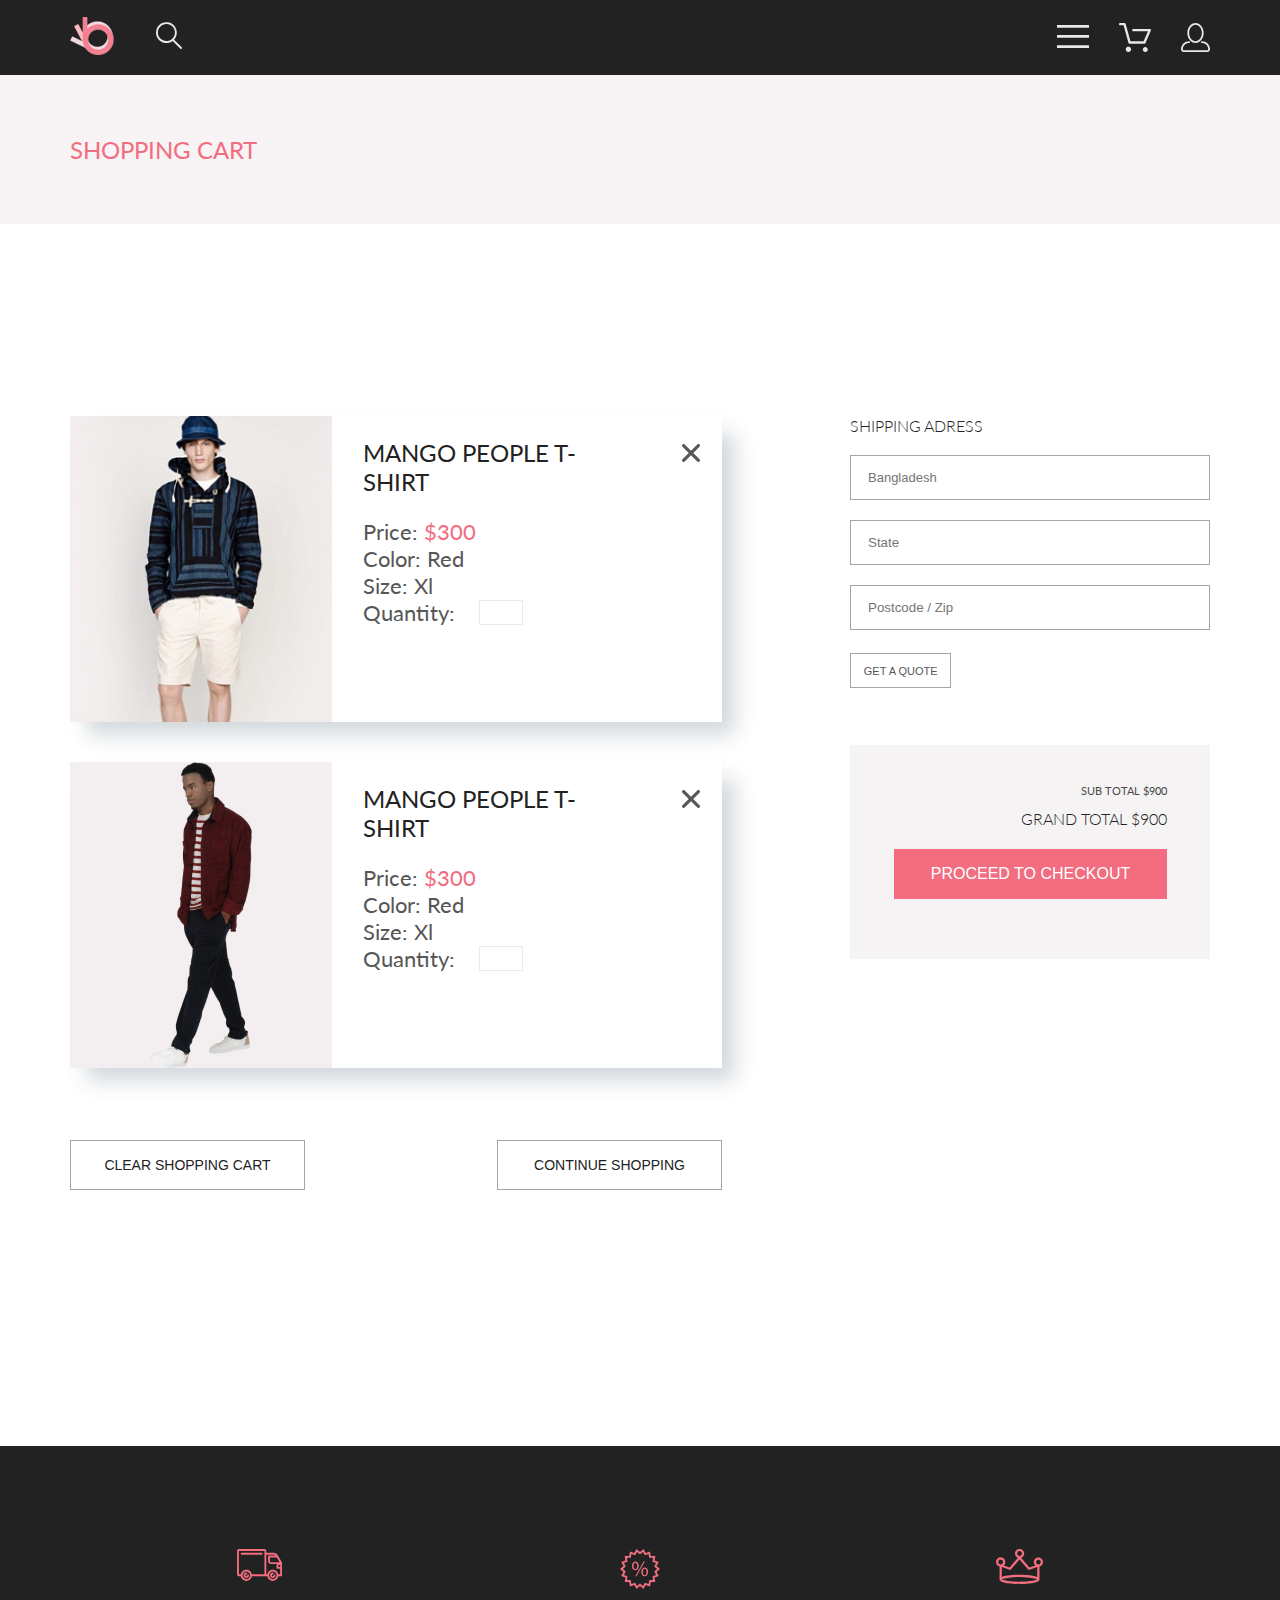
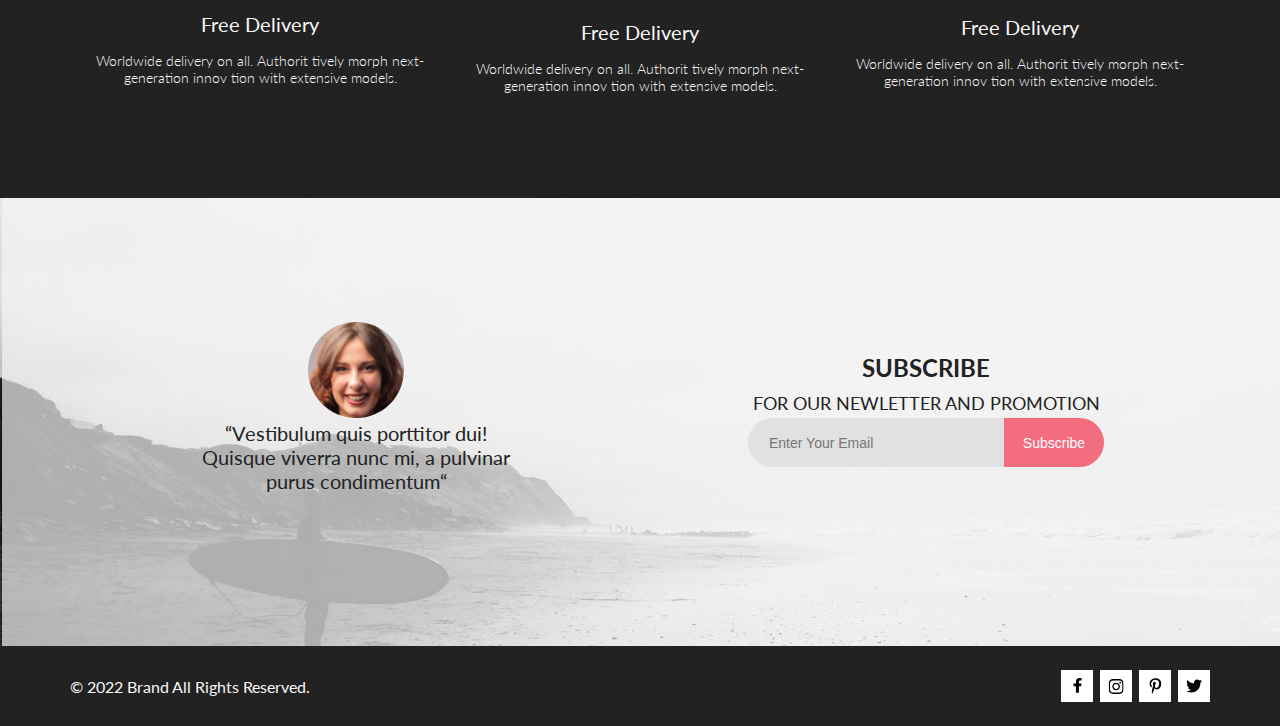
<file: cart.html>
<!DOCTYPE html>
<html lang="ru">
  <head>
    <meta charset="UTF-8" />
    <meta name="viewport" content="width=device-width, initial-scale=1.0" />
    <title>Корзина</title>
    <link rel="stylesheet" href="style.css" />
    <link rel="preconnect" href="https://fonts.googleapis.com" />
    <link rel="preconnect" href="https://fonts.gstatic.com" crossorigin />
    <link
      href="https://fonts.googleapis.com/css2?family=Lato:wght@400;700;900&display=swap"
      rel="stylesheet"
    />
  </head>
  <body>
    <div class="site">
      <div class="box-content">
        <div class="header center">
          <div class="header__left">
            <a href="index.html"
              ><img src="img/header/Group 2.png" alt="logo"
            /></a>
            <a href="#"><img src="img/header/Forma 1.svg" alt="search" /></a>
          </div>
          <div class="header__right">
            <!-- <div class="burger-menu-icon"> -->
            <label for="burger">
              <!-- <img class="header__firstimage" src="img/header/Forma 2.svg" alt="burger-menu" /> -->
              <svg
                class="header__firstimage"
                width="32"
                height="23"
                viewBox="0 0 32 23"
                fill="none"
                xmlns="http://www.w3.org/2000/svg"
              >
                <path
                  d="M0 23V20.31H32V23H0ZM0 12.76V10.07H32V12.76H0ZM0 2.69V0H32V2.69H0Z"
                  fill="#E8E8E8"
                />
              </svg>
            </label>
            <input id="burger" type="checkbox" checked />
            <!-- </div> -->
            <nav class="nav">
              <details class="nav__burger">
                <summary class="nav__subburger">
                  <span class="nav__text">MENU</span>
                  <div class="nav-content">
                    <details class="nav__det" open>
                      <summary class="nav__title">
                        <span class="nav__subtitle">MAN</span>
                      </summary>
                      <div class="nav__box">
                        <a href="#" class="nav__link">Accessories</a>
                        <a href="#" class="nav__link">Bags</a>
                        <a href="#" class="nav__link">Denim</a>
                        <a href="#" class="nav__link">T-Shirts</a>
                      </div>
                    </details>
                    <details class="nav__det" open>
                      <summary class="nav__title">
                        <span class="nav__subtitle">WOMAN</span>
                      </summary>
                      <div class="nav__box">
                        <a href="#" class="nav__link">Accessories</a>
                        <a href="#" class="nav__link">Jackets & Coats</a>
                        <a href="#" class="nav__link">Polos</a>
                        <a href="#" class="nav__link">T-Shirts</a>
                        <a href="#" class="nav__link">Shirts</a>
                      </div>
                    </details>
                    <details class="nav__det" open>
                      <summary class="nav__title">
                        <span class="nav__subtitle">KIDS</span>
                      </summary>
                      <div class="nav__box">
                        <a href="#" class="nav__link">Accessories</a>
                        <a href="#" class="nav__link">Jackets & Coats</a>
                        <a href="#" class="nav__link">Polos</a>
                        <a href="#" class="nav__link">T-Shirts</a>
                        <a href="#" class="nav__link">Shirts</a>
                        <a href="#" class="nav__link">Bags</a>
                      </div>
                    </details>
                  </div>
                </summary>
              </details>
            </nav>

            <img
              class="header__secondimage"
              src="img/header/Forma 3.svg"
              alt=""
            />
            <img
              class="header__secondimage"
              src="img/header/Forma 4.svg"
              alt=""
            />
          </div>
        </div>
      </div>

      <div class="top-head">
        <div class="top-head__container center">
          <h2 class="top-head__heading">SHOPPING CART</h2>
        </div>
      </div>

      <div class="cart center">
        <div class="cart__container">
          <div class="cart__box">
            <div class="cart__item">
              <img
                class="cart__image"
                src="img/cart/Rectangle 15 copy.jpg"
                alt=""
              />
              <div class="cart__textbox">
                <div class="cart__itembox">
                  <div class="cart__title">MANGO PEOPLE T-SHIRT</div>
                  <svg
                    class="cart__delete"
                    width="18"
                    height="18"
                    viewBox="0 0 18 18"
                    fill="none"
                    xmlns="http://www.w3.org/2000/svg"
                  >
                    <path
                      d="M11.2453 9L17.5302 2.71516C17.8285 2.41741 17.9962 2.01336 17.9966 1.59191C17.997 1.17045 17.8299 0.76611 17.5322 0.467833C17.2344 0.169555 16.8304 0.00177586 16.4089 0.00140366C15.9875 0.00103146 15.5831 0.168097 15.2848 0.465848L9 6.75069L2.71516 0.465848C2.41688 0.167571 2.01233 0 1.5905 0C1.16868 0 0.764125 0.167571 0.465848 0.465848C0.167571 0.764125 0 1.16868 0 1.5905C0 2.01233 0.167571 2.41688 0.465848 2.71516L6.75069 9L0.465848 15.2848C0.167571 15.5831 0 15.9877 0 16.4095C0 16.8313 0.167571 17.2359 0.465848 17.5342C0.764125 17.8324 1.16868 18 1.5905 18C2.01233 18 2.41688 17.8324 2.71516 17.5342L9 11.2493L15.2848 17.5342C15.5831 17.8324 15.9877 18 16.4095 18C16.8313 18 17.2359 17.8324 17.5342 17.5342C17.8324 17.2359 18 16.8313 18 16.4095C18 15.9877 17.8324 15.5831 17.5342 15.2848L11.2453 9Z"
                      fill="#575757"
                    />
                  </svg>
                </div>
                <div class="cart__subitem">
                  <div class="cart__price">
                    Price: <span class="cart__cost">$300</span>
                  </div>
                  <div class="cart__color">Color: Red</div>
                  <div class="cart__size">Size: Xl</div>
                  <div class="cart__quantity-box">
                    <div class="cart__quantity">Quantity:</div>
                    <input class="cart__input" type="number" min="1" />
                  </div>
                </div>
              </div>
            </div>
            <div class="cart__item">
              <img
                class="cart__image"
                src="img/cart/Rectangle 15 copy2.jpg"
                alt=""
              />
              <div class="cart__textbox">
                <div class="cart__itembox">
                  <div class="cart__title">MANGO PEOPLE T-SHIRT</div>
                  <svg
                    class="cart__delete"
                    width="18"
                    height="18"
                    viewBox="0 0 18 18"
                    fill="none"
                    xmlns="http://www.w3.org/2000/svg"
                  >
                    <path
                      d="M11.2453 9L17.5302 2.71516C17.8285 2.41741 17.9962 2.01336 17.9966 1.59191C17.997 1.17045 17.8299 0.76611 17.5322 0.467833C17.2344 0.169555 16.8304 0.00177586 16.4089 0.00140366C15.9875 0.00103146 15.5831 0.168097 15.2848 0.465848L9 6.75069L2.71516 0.465848C2.41688 0.167571 2.01233 0 1.5905 0C1.16868 0 0.764125 0.167571 0.465848 0.465848C0.167571 0.764125 0 1.16868 0 1.5905C0 2.01233 0.167571 2.41688 0.465848 2.71516L6.75069 9L0.465848 15.2848C0.167571 15.5831 0 15.9877 0 16.4095C0 16.8313 0.167571 17.2359 0.465848 17.5342C0.764125 17.8324 1.16868 18 1.5905 18C2.01233 18 2.41688 17.8324 2.71516 17.5342L9 11.2493L15.2848 17.5342C15.5831 17.8324 15.9877 18 16.4095 18C16.8313 18 17.2359 17.8324 17.5342 17.5342C17.8324 17.2359 18 16.8313 18 16.4095C18 15.9877 17.8324 15.5831 17.5342 15.2848L11.2453 9Z"
                      fill="#575757"
                    />
                  </svg>
                </div>
                <div class="cart__subitem">
                  <div class="cart__price">
                    Price: <span class="cart__cost">$300</span>
                  </div>
                  <div class="cart__color">Color: Red</div>
                  <div class="cart__size">Size: Xl</div>
                  <div class="cart__quantity-box">
                    <div class="cart__quantity">Quantity:</div>
                    <input class="cart__input" type="number" min="1" />
                  </div>
                </div>
              </div>
            </div>
          </div>
          <div class="cart__buttons">
            <button class="cart__clear-button">CLEAR SHOPPING CART</button>
            <button class="cart__clontinue-button">CONTINUE SHOPPING</button>
          </div>
        </div>
        <div class="cart__subadress">
          <div class="cart__adress">
            <div class="cart__adress-title">SHIPPING ADRESS</div>
            <input
              class="cart__country"
              type="text"
              name=""
              id=""
              placeholder="Bangladesh"
            />
            <input
              class="cart__state"
              type="text"
              name=""
              id=""
              placeholder="State"
            />
            <input
              class="cart__postcode"
              type="text"
              name=""
              id=""
              placeholder="Postcode / Zip"
            />
            <button class="cart__adress-button">GET A QUOTE</button>
          </div>
          <div class="cart__checkout-box">
            <div class="cart__checkout">
              <div class="cart__subtext">SUB TOTAL $900</div>
              <div class="cart__text">
                GRAND TOTAL <span class="card__total">$900</span>
              </div>
            </div>
            <div class="checkout__box-button">
              <button class="cart__checkout-button">PROCEED TO CHECKOUT</button>
            </div>
          </div>
        </div>
      </div>

      <!-- Блок Footer -->
      <div class="footer">
        <div class="featurefo center">
          <div class="featurefo__item">
            <div class="featurefo__image">
              <img src="img/featurefo/Forma 1 (1).svg" alt="" />
            </div>
            <div class="featurefo__title">Free Delivery</div>
            <div class="featurefo__text">
              Worldwide delivery on all. Authorit tively morph next-generation
              innov tion with extensive models.
            </div>
          </div>
          <div class="featurefo__item">
            <div class="featurefo__image">
              <img src="img/featurefo/Forma 1 (2).svg" alt="" />
            </div>
            <div class="featurefo__title">Free Delivery</div>
            <div class="featurefo__text">
              Worldwide delivery on all. Authorit tively morph next-generation
              innov tion with extensive models.
            </div>
          </div>
          <div class="featurefo__item">
            <div class="featurefo__image">
              <img src="img/featurefo/Forma 1 (3).svg" alt="" />
            </div>
            <div class="featurefo__title">Free Delivery</div>
            <div class="featurefo__text">
              Worldwide delivery on all. Authorit tively morph next-generation
              innov tion with extensive models.
            </div>
          </div>
        </div>
        <div class="frame center">
          <div class="frame__item">
            <div class="frame__image">
              <img src="img/frame/Intersect.svg" alt="" />
            </div>
            <div class="frame__text">
              “Vestibulum quis porttitor dui! Quisque viverra nunc mi, a
              pulvinar purus condimentum“
            </div>
          </div>
          <div class="frame__item">
            <div class="frame__title">SUBSCRIBE</div>
            <div class="frame__sutitle">FOR OUR NEWLETTER AND PROMOTION</div>

            <div class="frame__form">
              <input
                class="input__item"
                type="email"
                placeholder="Enter Your Email"
              />
              <button class="button__name frame__button">Subscribe</button>
            </div>
          </div>
        </div>
        <div class="copyright center">
          <div class="copyright__title">© 2022 Brand All Rights Reserved.</div>
          <div class="copyright__items">
            <div class="copyright__icon copyright__icon-hidden">
              <svg
                xmlns="http://www.w3.org/2000/svg"
                width="11"
                height="16"
                viewBox="0 0 11 16"
                fill="none"
              >
                <path
                  d="M9.08836 8.28L9.50686 5.61602H6.89022V3.88729C6.89022 3.15847 7.25574 2.44806 8.42765 2.44806H9.61722V0.179975C9.61722 0.179975 8.53772 0 7.50561 0C5.35073 0 3.9422 1.27593 3.9422 3.5857V5.61602H1.54688V8.28H3.9422V14.72H6.89022V8.28H9.08836Z"
                  fill="black"
                />
              </svg>
            </div>
            <div class="copyright__icon copyright__icon-hidden">
              <svg
                xmlns="http://www.w3.org/2000/svg"
                width="16"
                height="17"
                viewBox="0 0 16 17"
                fill="none"
              >
                <g clip-path="url(#clip0_4203_177)">
                  <path
                    d="M8.1368 4.68159C6.02166 4.68159 4.31558 6.38491 4.31558 8.49663C4.31558 10.6083 6.02166 12.3117 8.1368 12.3117C10.2519 12.3117 11.958 10.6083 11.958 8.49663C11.958 6.38491 10.2519 4.68159 8.1368 4.68159ZM8.1368 10.9769C6.76994 10.9769 5.65251 9.8646 5.65251 8.49663C5.65251 7.12866 6.76661 6.01636 8.1368 6.01636C9.50698 6.01636 10.6211 7.12866 10.6211 8.49663C10.6211 9.8646 9.50366 10.9769 8.1368 10.9769ZM13.0056 4.52554C13.0056 5.02026 12.6065 5.41538 12.1143 5.41538C11.6188 5.41538 11.223 5.01694 11.223 4.52554C11.223 4.03413 11.6221 3.63569 12.1143 3.63569C12.6065 3.63569 13.0056 4.03413 13.0056 4.52554ZM15.5365 5.42866C15.4799 4.23667 15.2072 3.18081 14.3326 2.31089C13.4612 1.44097 12.4037 1.1687 11.2097 1.10894C9.97923 1.03921 6.29104 1.03921 5.06053 1.10894C3.86994 1.16538 2.81236 1.43765 1.93771 2.30757C1.06305 3.17749 0.793669 4.23335 0.733807 5.42534C0.663967 6.65386 0.663967 10.3361 0.733807 11.5646C0.790343 12.7566 1.06305 13.8124 1.93771 14.6824C2.81236 15.5523 3.86661 15.8246 5.06053 15.8843C6.29104 15.9541 9.97923 15.9541 11.2097 15.8843C12.4037 15.8279 13.4612 15.5556 14.3326 14.6824C15.2039 13.8124 15.4766 12.7566 15.5365 11.5646C15.6063 10.3361 15.6063 6.65718 15.5365 5.42866ZM13.9468 12.8828C13.6874 13.5335 13.1852 14.0349 12.53 14.2972C11.549 14.6857 9.22097 14.596 8.1368 14.596C7.05262 14.596 4.72131 14.6824 3.74356 14.2972C3.09172 14.0382 2.58954 13.5369 2.32681 12.8828C1.93771 11.9033 2.0275 9.57905 2.0275 8.49663C2.0275 7.41421 1.94103 5.08667 2.32681 4.1105C2.58622 3.45972 3.0884 2.95835 3.74356 2.69604C4.72464 2.30757 7.05262 2.39722 8.1368 2.39722C9.22097 2.39722 11.5523 2.31089 12.53 2.69604C13.1819 2.95503 13.6841 3.4564 13.9468 4.1105C14.3359 5.08999 14.2461 7.41421 14.2461 8.49663C14.2461 9.57905 14.3359 11.9066 13.9468 12.8828Z"
                    fill="black"
                  />
                </g>
                <defs>
                  <clipPath id="clip0_4203_177">
                    <rect
                      width="14.8991"
                      height="17"
                      fill="white"
                      transform="translate(0.68396)"
                    />
                  </clipPath>
                </defs>
              </svg>
            </div>
            <div class="copyright__icon">
              <svg
                xmlns="http://www.w3.org/2000/svg"
                width="13"
                height="16"
                viewBox="0 0 13 16"
                fill="none"
              >
                <g clip-path="url(#clip0_4203_185)">
                  <path
                    d="M6.74017 0.203125C3.55549 0.203125 0.408051 2.34063 0.408051 5.8C0.408051 8 1.63723 9.25 2.38218 9.25C2.68948 9.25 2.8664 8.3875 2.8664 8.14375C2.8664 7.85313 2.13076 7.23438 2.13076 6.025C2.13076 3.5125 4.03039 1.73125 6.48875 1.73125C8.60256 1.73125 10.167 2.94062 10.167 5.1625C10.167 6.82187 9.50581 9.93437 7.36407 9.93437C6.59118 9.93437 5.93003 9.37187 5.93003 8.56563C5.93003 7.38438 6.74948 6.24062 6.74948 5.02187C6.74948 2.95312 3.83484 3.32812 3.83484 5.82812C3.83484 6.35313 3.90003 6.93437 4.13283 7.4125C3.70448 9.26875 2.82915 12.0344 2.82915 13.9469C2.82915 14.5375 2.91296 15.1188 2.96883 15.7094C3.07437 15.8281 3.0216 15.8156 3.18301 15.7563C4.74741 13.6 4.69154 13.1781 5.39925 10.3562C5.78104 11.0875 6.7681 11.4812 7.55031 11.4812C10.8467 11.4812 12.3273 8.24688 12.3273 5.33125C12.3273 2.22813 9.66412 0.203125 6.74017 0.203125Z"
                    fill="black"
                  />
                </g>
                <defs>
                  <clipPath id="clip0_4203_185">
                    <rect
                      width="11.9193"
                      height="16"
                      fill="white"
                      transform="translate(0.408051)"
                    />
                  </clipPath>
                </defs>
              </svg>
            </div>
            <div class="copyright__icon">
              <svg
                xmlns="http://www.w3.org/2000/svg"
                width="17"
                height="16"
                viewBox="0 0 17 16"
                fill="none"
              >
                <g clip-path="url(#clip0_4203_181)">
                  <path
                    d="M14.4181 4.741C14.4281 4.88313 14.4281 5.02529 14.4281 5.16741C14.4281 9.50241 11.1509 14.4973 5.16096 14.4973C3.31558 14.4973 1.60132 13.9593 0.159302 13.0253C0.421495 13.0557 0.673569 13.0659 0.94585 13.0659C2.46851 13.0659 3.8702 12.5481 4.98953 11.6649C3.5576 11.6344 2.3576 10.6903 1.94415 9.39075C2.14585 9.42119 2.34751 9.4415 2.5593 9.4415C2.85172 9.4415 3.14418 9.40088 3.41643 9.32985C1.92401 9.02525 0.80465 7.70547 0.80465 6.11157V6.07097C1.23825 6.31463 1.74249 6.46691 2.2769 6.48719C1.39959 5.89835 0.824826 4.89329 0.824826 3.75622C0.824826 3.1471 0.98614 2.58872 1.26851 2.10141C2.87187 4.09125 5.28195 5.39072 7.98443 5.53288C7.93403 5.28922 7.90376 5.03544 7.90376 4.78163C7.90376 2.9745 9.35586 1.50244 11.1609 1.50244C12.0987 1.50244 12.9457 1.89838 13.5407 2.53797C14.2768 2.39585 14.9827 2.12172 15.6079 1.7461C15.3659 2.50754 14.8516 3.14713 14.176 3.55319C14.8315 3.48216 15.4668 3.29938 16.0516 3.0456C15.608 3.69532 15.0533 4.27397 14.4181 4.741Z"
                    fill="black"
                  />
                </g>
                <defs>
                  <clipPath id="clip0_4203_181">
                    <rect
                      width="15.8924"
                      height="16"
                      fill="white"
                      transform="translate(0.159302)"
                    />
                  </clipPath>
                </defs>
              </svg>
            </div>
          </div>
        </div>
      </div>
    </div>
  </body>
</html>
</file>
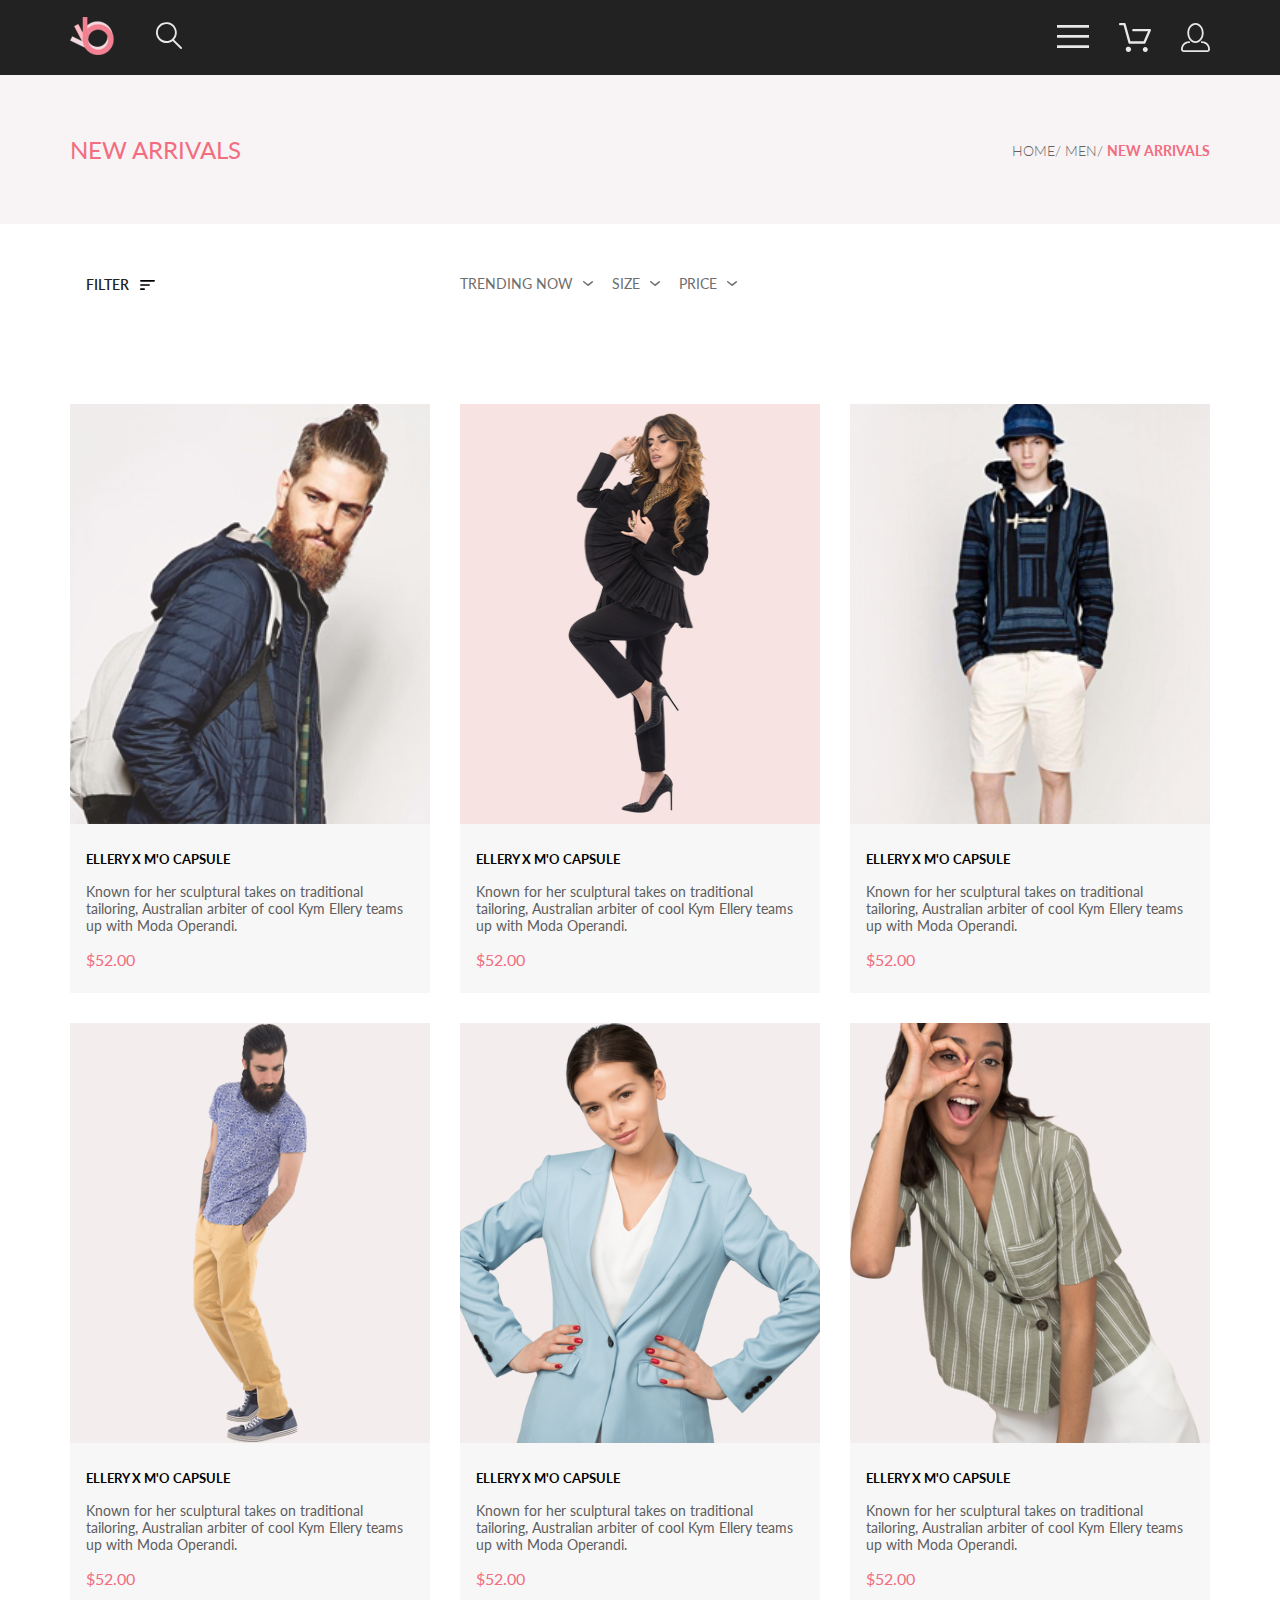
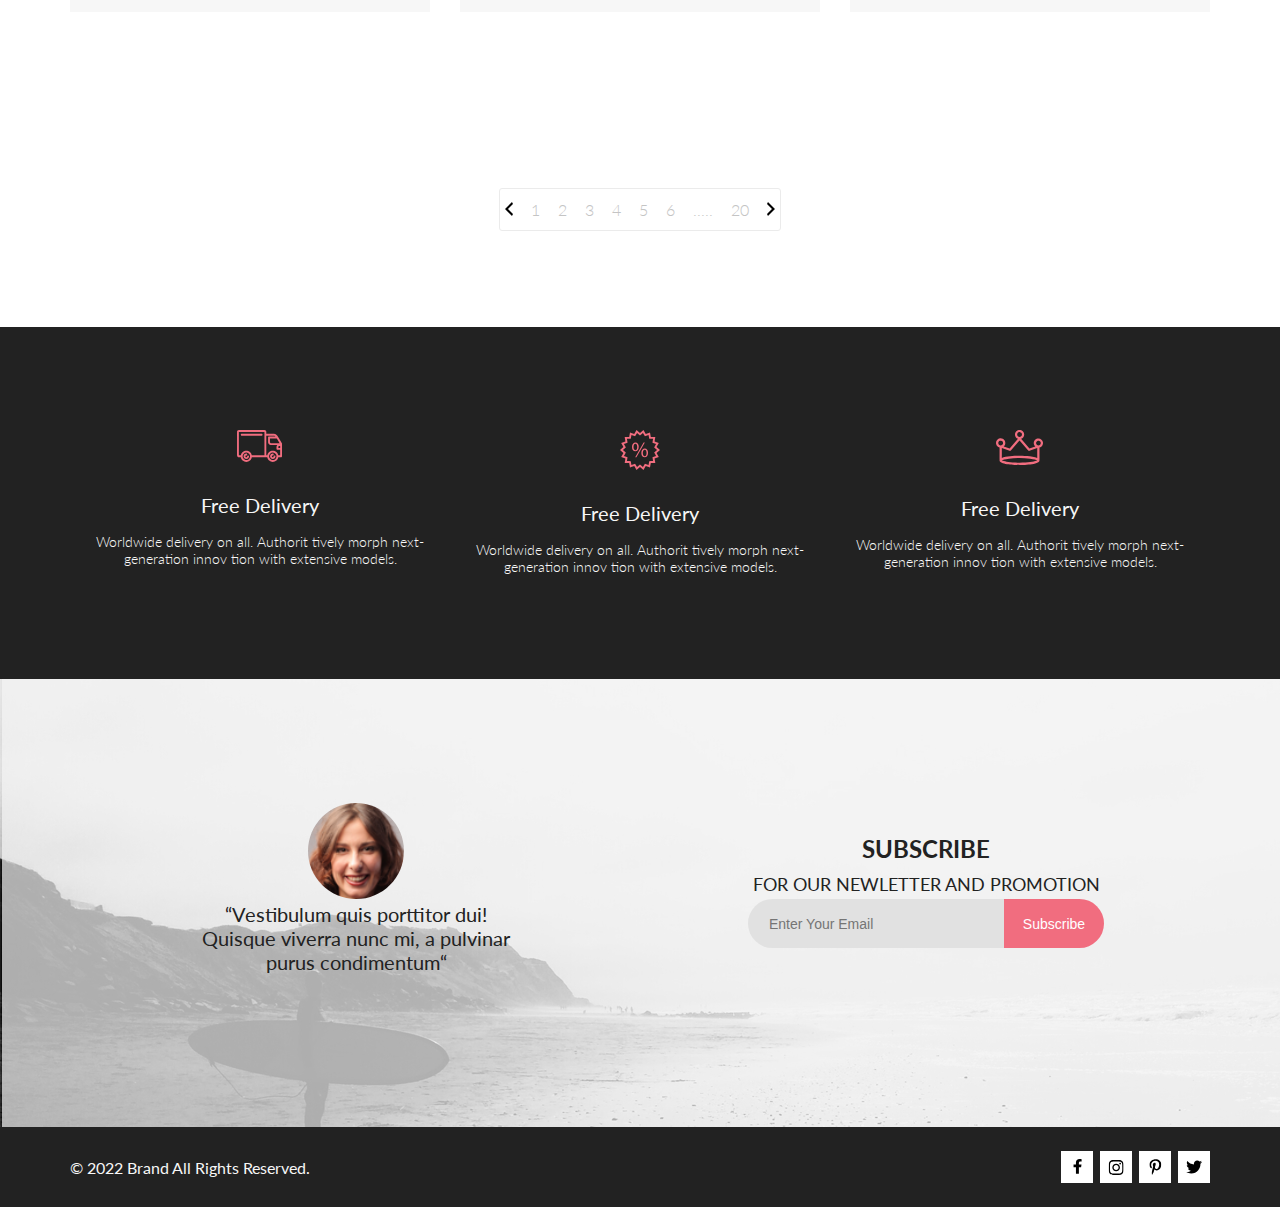
<file: catalog.html>
<!DOCTYPE html>
<html lang="ru">
  <head>
    <meta charset="UTF-8" />
    <meta http-equiv="X-UA-Compatible" content="IE=edge" />
    <meta name="viewport" content="width=device-width, initial-scale=1.0" />
    <title>Каталог</title>
    <link rel="stylesheet" href="style.css" />
    <link rel="preconnect" href="https://fonts.googleapis.com" />
    <link rel="preconnect" href="https://fonts.gstatic.com" crossorigin />
    <link
      href="https://fonts.googleapis.com/css2?family=Lato:wght@400;700;900&display=swap"
      rel="stylesheet"
    />
    <link rel="preconnect" href="https://fonts.googleapis.com" />
    <link rel="preconnect" href="https://fonts.gstatic.com" crossorigin />
    <link
      href="https://fonts.googleapis.com/css2?family=Roboto&display=swap"
      rel="stylesheet"
    />
  </head>

  <body>
    <div class="site">
      <div class="header center">
        <div class="header__left">
          <a href="index.html"
            ><img src="img/header/Group 2.png" alt="logo"
          /></a>
          <a href="#"><img src="img/header/Forma 1.svg" alt="search" /></a>
        </div>
        <div class="header__right">
          <label for="burger">
            <svg
              class="header__firstimage"
              width="32"
              height="23"
              viewBox="0 0 32 23"
              fill="none"
              xmlns="http://www.w3.org/2000/svg"
            >
              <path
                d="M0 23V20.31H32V23H0ZM0 12.76V10.07H32V12.76H0ZM0 2.69V0H32V2.69H0Z"
                fill="#E8E8E8"
              />
            </svg>
          </label>
          <input id="burger" type="checkbox" checked />
          <!-- </div> -->
          <nav class="nav">
            <details class="nav__burger">
              <summary class="nav__subburger">
                <span class="nav__text">MENU</span>
                <div class="nav-content">
                  <details class="nav__det" open>
                    <summary class="nav__title">
                      <span class="nav__subtitle">MAN</span>
                    </summary>
                    <div class="nav__box">
                      <a href="#" class="nav__link">Accessories</a>
                      <a href="#" class="nav__link">Bags</a>
                      <a href="#" class="nav__link">Denim</a>
                      <a href="#" class="nav__link">T-Shirts</a>
                    </div>
                  </details>
                  <details class="nav__det" open>
                    <summary class="nav__title">
                      <span class="nav__subtitle">WOMAN</span>
                    </summary>
                    <div class="nav__box">
                      <a href="#" class="nav__link">Accessories</a>
                      <a href="#" class="nav__link">Jackets & Coats</a>
                      <a href="#" class="nav__link">Polos</a>
                      <a href="#" class="nav__link">T-Shirts</a>
                      <a href="#" class="nav__link">Shirts</a>
                    </div>
                  </details>
                  <details class="nav__det" open>
                    <summary class="nav__title">
                      <span class="nav__subtitle">KIDS</span>
                    </summary>
                    <div class="nav__box">
                      <a href="#" class="nav__link">Accessories</a>
                      <a href="#" class="nav__link">Jackets & Coats</a>
                      <a href="#" class="nav__link">Polos</a>
                      <a href="#" class="nav__link">T-Shirts</a>
                      <a href="#" class="nav__link">Shirts</a>
                      <a href="#" class="nav__link">Bags</a>
                    </div>
                  </details>
                </div>
              </summary>
            </details>
          </nav>

          <img
            class="header__secondimage"
            src="img/header/Forma 3.svg"
            alt=""
          />
          <img
            class="header__secondimage"
            src="img/header/Forma 4.svg"
            alt=""
          />
        </div>
      </div>

      <div class="top-head center">
        <div class="top-head__container">
          <div><h2 class="top-head__heading">NEW ARRIVALS</h2></div>
          <div><nav class="breadcrumbs">
            <a href="index.html" class="breadcrumbs__link">HOME</a>
            <a href="#" class="breadcrumbs__link">MEN</a>
            <a href="product.html" class="breadcrumbs__link-site"
              ><span breadcrumbs__link-site>NEW ARRIVALS</span></a
            >
          </nav></div>
          
        </div>
      </div>
      <div class="filter-sort center">
        <details class="filter">
          <summary class="filter__summary">
            <span class="filter__heading">FILTER</span>
            <svg
              width="15"
              height="10"
              viewBox="0 0 15 10"
              fill="none"
              xmlns="http://www.w3.org/2000/svg"
            >
              <path
                d="M0.833333 10H4.16667C4.625 10 5 9.625 5 9.16667C5 8.70833 4.625 8.33333 4.16667 8.33333H0.833333C0.375 8.33333 0 8.70833 0 9.16667C0 9.625 0.375 10 0.833333 10ZM0 0.833333C0 1.29167 0.375 1.66667 0.833333 1.66667H14.1667C14.625 1.66667 15 1.29167 15 0.833333C15 0.375 14.625 0 14.1667 0H0.833333C0.375 0 0 0.375 0 0.833333ZM0.833333 5.83333H9.16667C9.625 5.83333 10 5.45833 10 5C10 4.54167 9.625 4.16667 9.16667 4.16667H0.833333C0.375 4.16667 0 4.54167 0 5C0 5.45833 0.375 5.83333 0.833333 5.83333Z"
                fill="black"
              />
            </svg>
          </summary>
          <div class="filter__content">
            <details class="filter__item">
              <summary class="filter__head">CATEGORY</summary>
              <div class="filter__link-box">
                <a href="" class="filter__link">Accessories</a>
                <a href="" class="filter__link">Bags</a>
                <a href="" class="filter__link">Denim</a>
                <a href="" class="filter__link">Hoodies & Sweatshirts</a>
                <a href="" class="filter__link">Jackets & Coats</a>
                <a href="" class="filter__link">Polos</a>
                <a href="" class="filter__link">Shirts</a>
                <a href="" class="filter__link">Shoes</a>
                <a href="" class="filter__link">Sweaters & Knits</a>
                <a href="" class="filter__link">T-Shirts</a>
                <a href="" class="filter__link">Tanks</a>
              </div>
            </details>
            <details class="filter__item">
              <summary class="filter__head">BRAND</summary>
              <div class="filter__link-box">
                <a href="" class="filter__link">Accessories</a>
                <a href="" class="filter__link">Bags</a>
                <a href="" class="filter__link">Denim</a>
                <a href="" class="filter__link">Hoodies & Sweatshirts</a>
                <a href="" class="filter__link">Jackets & Coats</a>
                <a href="" class="filter__link">Polos</a>
                <a href="" class="filter__link">Shirts</a>
                <a href="" class="filter__link">Shoes</a>
                <a href="" class="filter__link">Sweaters & Knits</a>
                <a href="" class="filter__link">T-Shirts</a>
                <a href="" class="filter__link">Tanks</a>
              </div>
            </details>
            <details class="filter__item">
              <summary class="filter__head">DESIGNER</summary>
              <div class="filter__link-box">
                <a href="" class="filter__link">Accessories</a>
                <a href="" class="filter__link">Bags</a>
                <a href="" class="filter__link">Denim</a>
                <a href="" class="filter__link">Hoodies & Sweatshirts</a>
                <a href="" class="filter__link">Jackets & Coats</a>
                <a href="" class="filter__link">Polos</a>
                <a href="" class="filter__link">Shirts</a>
                <a href="" class="filter__link">Shoes</a>
                <a href="" class="filter__link">Sweaters & Knits</a>
                <a href="" class="filter__link">T-Shirts</a>
                <a href="" class="filter__link">Tanks</a>
              </div>
            </details>
          </div>
        </details>
        <div class="sort">
          <details class="sort__details">
            <summary class="sort__summary">
              <span class="sort__heading">TRENDING NOW</span>
              <svg
                width="11"
                height="5"
                viewBox="0 0 11 5"
                fill="none"
                xmlns="http://www.w3.org/2000/svg"
              >
                <path
                  d="M5.00214 5.00214C4.83521 5.00247 4.67343 4.94433 4.54488 4.83782L0.258102 1.2655C0.112196 1.14422 0.0204417 0.969958 0.00302325 0.781035C-0.0143952 0.592112 0.0439493 0.404007 0.165221 0.258101C0.286493 0.112196 0.460759 0.0204417 0.649682 0.00302327C0.838605 -0.0143952 1.02671 0.043949 1.17262 0.165221L5.00214 3.36602L8.83167 0.279536C8.90475 0.220188 8.98884 0.175869 9.0791 0.149125C9.16937 0.122382 9.26403 0.113741 9.35764 0.1237C9.45126 0.133659 9.54198 0.162021 9.6246 0.207156C9.70722 0.252292 9.7801 0.313311 9.83906 0.386705C9.90449 0.460167 9.95405 0.546351 9.98462 0.639855C10.0152 0.733359 10.0261 0.83217 10.0167 0.930097C10.0073 1.02802 9.97784 1.12296 9.93005 1.20895C9.88227 1.29494 9.81723 1.37013 9.73904 1.42982L5.45225 4.88068C5.32002 4.97036 5.16154 5.01312 5.00214 5.00214Z"
                  fill="#6F6E6E"
                />
              </svg>
            </summary>
          </details>

          <details class="sort__details">
            <summary class="sort__summary">
              <span class="sort__heading">SIZE</span>
              <svg
                width="11"
                height="5"
                viewBox="0 0 11 5"
                fill="none"
                xmlns="http://www.w3.org/2000/svg"
              >
                <path
                  d="M5.00214 5.00214C4.83521 5.00247 4.67343 4.94433 4.54488 4.83782L0.258102 1.2655C0.112196 1.14422 0.0204417 0.969958 0.00302325 0.781035C-0.0143952 0.592112 0.0439493 0.404007 0.165221 0.258101C0.286493 0.112196 0.460759 0.0204417 0.649682 0.00302327C0.838605 -0.0143952 1.02671 0.043949 1.17262 0.165221L5.00214 3.36602L8.83167 0.279536C8.90475 0.220188 8.98884 0.175869 9.0791 0.149125C9.16937 0.122382 9.26403 0.113741 9.35764 0.1237C9.45126 0.133659 9.54198 0.162021 9.6246 0.207156C9.70722 0.252292 9.7801 0.313311 9.83906 0.386705C9.90449 0.460167 9.95405 0.546351 9.98462 0.639855C10.0152 0.733359 10.0261 0.83217 10.0167 0.930097C10.0073 1.02802 9.97784 1.12296 9.93005 1.20895C9.88227 1.29494 9.81723 1.37013 9.73904 1.42982L5.45225 4.88068C5.32002 4.97036 5.16154 5.01312 5.00214 5.00214Z"
                  fill="#6F6E6E"
                />
              </svg>
            </summary>
            <div class="sort__box">
              <div class="sort__check">
                <input id="sort__check1" type="checkbox" />
                <label for="sort__check1">XS</label>
              </div>
              <div class="sort__check">
                <input id="sort__check2" type="checkbox" />
                <label for="sort__check2">S</label>
              </div>
              <div class="sort__check">
                <input id="sort__check3" type="checkbox" />
                <label for="sort__check3">M</label>
              </div>
              <div class="sort__check">
                <input id="sort__check4" type="checkbox" />
                <label for="sort__check4">L</label>
              </div>
            </div>
          </details>

          <details class="sort__details">
            <summary class="sort__summary">
              <span class="sort__heading">PRICE</span>
              <svg
                width="11"
                height="5"
                viewBox="0 0 11 5"
                fill="none"
                xmlns="http://www.w3.org/2000/svg"
              >
                <path
                  d="M5.00214 5.00214C4.83521 5.00247 4.67343 4.94433 4.54488 4.83782L0.258102 1.2655C0.112196 1.14422 0.0204417 0.969958 0.00302325 0.781035C-0.0143952 0.592112 0.0439493 0.404007 0.165221 0.258101C0.286493 0.112196 0.460759 0.0204417 0.649682 0.00302327C0.838605 -0.0143952 1.02671 0.043949 1.17262 0.165221L5.00214 3.36602L8.83167 0.279536C8.90475 0.220188 8.98884 0.175869 9.0791 0.149125C9.16937 0.122382 9.26403 0.113741 9.35764 0.1237C9.45126 0.133659 9.54198 0.162021 9.6246 0.207156C9.70722 0.252292 9.7801 0.313311 9.83906 0.386705C9.90449 0.460167 9.95405 0.546351 9.98462 0.639855C10.0152 0.733359 10.0261 0.83217 10.0167 0.930097C10.0073 1.02802 9.97784 1.12296 9.93005 1.20895C9.88227 1.29494 9.81723 1.37013 9.73904 1.42982L5.45225 4.88068C5.32002 4.97036 5.16154 5.01312 5.00214 5.00214Z"
                  fill="#6F6E6E"
                />
              </svg>
            </summary>
          </details>
        </div>
      </div>

      <!-- Блок №3 Catalog -->

      <div class="featured__grid">
        <div class="featured__item">
          <div class="featured__itembox">
            <img class="featured__imagehover" src="img/featured/1.svg" alt="" />
            <a href="#" class="product__add">
              <svg
                width="27"
                height="25"
                viewBox="0 0 27 25"
                fill="none"
                xmlns="http://www.w3.org/2000/svg"
              >
                <path
                  d="M21.9521 23.2662H21.8397C21.2306 23.2662 20.7188 22.7666 20.6746 22.1289C20.6302 21.4602 21.1187 20.8781 21.7637 20.8341C21.7891 20.8324 21.8156 20.8315 21.8417 20.8315C22.4587 20.8315 22.9755 21.3214 23.0213 21.9482C23.0331 22.1967 22.9926 22.5509 22.7371 22.8434L22.7312 22.8502L22.7254 22.8571C22.5287 23.0907 22.2619 23.2316 21.9521 23.2662ZM8.22003 23.2599C7.56946 23.2599 7.04022 22.7169 7.04022 22.0496C7.04022 21.3827 7.56946 20.8401 8.22003 20.8401C8.87061 20.8401 9.39984 21.3827 9.39984 22.0496C9.39984 22.7169 8.87061 23.2599 8.22003 23.2599Z"
                  fill="white"
                />
                <path
                  d="M21.8765 22.2662C21.9215 22.2549 21.9428 22.2339 21.9605 22.2129C21.9683 22.2037 21.9761 22.1946 21.9839 22.1855C22.0204 22.1438 22.0237 22.0553 22.0229 22.0105C22.0097 21.9044 21.9189 21.8315 21.8417 21.8315C21.838 21.8315 21.8341 21.8317 21.8317 21.8318C21.7536 21.8372 21.6658 21.9409 21.6724 22.0625C21.6818 22.1793 21.7679 22.2662 21.8397 22.2662H21.8765ZM8.22003 22.2599C8.31921 22.2599 8.39984 22.1655 8.39984 22.0496C8.39984 21.9341 8.31921 21.8401 8.22003 21.8401C8.12091 21.8401 8.04022 21.9341 8.04022 22.0496C8.04022 22.1655 8.12091 22.2599 8.22003 22.2599ZM21.9999 24.2662C21.9522 24.2662 21.8883 24.2662 21.8397 24.2662C20.7021 24.2662 19.7571 23.3545 19.677 22.198C19.5969 20.9929 20.4942 19.9183 21.6957 19.8364C21.7446 19.8331 21.7933 19.8315 21.8417 19.8315C22.9804 19.8315 23.9418 20.7324 24.0195 21.8884C24.051 22.4915 23.8746 23.0612 23.4903 23.5012C23.106 23.9575 22.5768 24.2177 21.9999 24.2662ZM8.22003 24.2599C7.01581 24.2599 6.04022 23.2709 6.04022 22.0496C6.04022 20.8291 7.01581 19.8401 8.22003 19.8401C9.42419 19.8401 10.3998 20.8291 10.3998 22.0496C10.3998 23.2709 9.42419 24.2599 8.22003 24.2599ZM21.1989 17.3938H9.13354C8.70062 17.3938 8.31635 17.1005 8.2038 16.6775L4.27802 2.24768H1.52222C0.993896 2.24768 0.561035 1.80859 0.561035 1.27039C0.561035 0.733032 0.993896 0.292969 1.52222 0.292969H4.99982C5.43182 0.292969 5.8161 0.586304 5.92859 1.01025L9.85443 15.4391H20.5581L24.1149 7.13379H12.2583C11.7291 7.13379 11.2962 6.69373 11.2962 6.15649C11.2962 5.61914 11.7291 5.17908 12.2583 5.17908H25.5891C25.9095 5.17908 26.2146 5.34192 26.3901 5.61914C26.5665 5.89539 26.5989 6.23743 26.4702 6.547L22.08 16.807C21.9198 17.1653 21.5832 17.3938 21.1989 17.3938Z"
                  fill="white"
                />
                <path
                  d="M21.8765 22.2662C21.9215 22.2549 21.9428 22.2339 21.9605 22.2129C21.9683 22.2037 21.9761 22.1946 21.9839 22.1855C22.0204 22.1438 22.0237 22.0553 22.0229 22.0105C22.0097 21.9044 21.9189 21.8315 21.8417 21.8315C21.838 21.8315 21.8341 21.8317 21.8317 21.8318C21.7536 21.8372 21.6658 21.9409 21.6724 22.0625C21.6818 22.1793 21.7679 22.2662 21.8397 22.2662H21.8765ZM8.22003 22.2599C8.31921 22.2599 8.39984 22.1655 8.39984 22.0496C8.39984 21.9341 8.31921 21.8401 8.22003 21.8401C8.12091 21.8401 8.04022 21.9341 8.04022 22.0496C8.04022 22.1655 8.12091 22.2599 8.22003 22.2599ZM21.9999 24.2662C21.9522 24.2662 21.8883 24.2662 21.8397 24.2662C20.7021 24.2662 19.7571 23.3545 19.677 22.198C19.5969 20.9929 20.4942 19.9183 21.6957 19.8364C21.7446 19.8331 21.7933 19.8315 21.8417 19.8315C22.9804 19.8315 23.9418 20.7324 24.0195 21.8884C24.051 22.4915 23.8746 23.0612 23.4903 23.5012C23.106 23.9575 22.5768 24.2177 21.9999 24.2662ZM8.22003 24.2599C7.01581 24.2599 6.04022 23.2709 6.04022 22.0496C6.04022 20.8291 7.01581 19.8401 8.22003 19.8401C9.42419 19.8401 10.3998 20.8291 10.3998 22.0496C10.3998 23.2709 9.42419 24.2599 8.22003 24.2599ZM21.1989 17.3938H9.13354C8.70062 17.3938 8.31635 17.1005 8.2038 16.6775L4.27802 2.24768H1.52222C0.993896 2.24768 0.561035 1.80859 0.561035 1.27039C0.561035 0.733032 0.993896 0.292969 1.52222 0.292969H4.99982C5.43182 0.292969 5.8161 0.586304 5.92859 1.01025L9.85443 15.4391H20.5581L24.1149 7.13379H12.2583C11.7291 7.13379 11.2962 6.69373 11.2962 6.15649C11.2962 5.61914 11.7291 5.17908 12.2583 5.17908H25.5891C25.9095 5.17908 26.2146 5.34192 26.3901 5.61914C26.5665 5.89539 26.5989 6.23743 26.4702 6.547L22.08 16.807C21.9198 17.1653 21.5832 17.3938 21.1989 17.3938Z"
                  fill="white"
                />
              </svg>
              Add to Cart
            </a>
          </div>
          <div class="featured__subitem">
            <h2 class="featured__subtitle">ELLERY X M'O CAPSULE</h2>
            <p class="featured__subtext">
              Known for her sculptural takes on traditional tailoring,
              Australian arbiter of cool Kym Ellery teams up with Moda Operandi.
            </p>
            <p class="featured__price">$52.00</p>
          </div>
        </div>

        <div class="featured__item">
          <img class="featured__imagehover" src="img/featured/2.svg" alt="" />
          <div class="featured__subitem">
            <h2 class="featured__subtitle">ELLERY X M'O CAPSULE</h2>
            <p class="featured__subtext">
              Known for her sculptural takes on traditional tailoring,
              Australian arbiter of cool Kym Ellery teams up with Moda Operandi.
            </p>
            <p class="featured__price">$52.00</p>
          </div>
          <a href="#" class="product__add">
            <svg
              width="27"
              height="25"
              viewBox="0 0 27 25"
              fill="none"
              xmlns="http://www.w3.org/2000/svg"
            >
              <path
                d="M21.9521 23.2662H21.8397C21.2306 23.2662 20.7188 22.7666 20.6746 22.1289C20.6302 21.4602 21.1187 20.8781 21.7637 20.8341C21.7891 20.8324 21.8156 20.8315 21.8417 20.8315C22.4587 20.8315 22.9755 21.3214 23.0213 21.9482C23.0331 22.1967 22.9926 22.5509 22.7371 22.8434L22.7312 22.8502L22.7254 22.8571C22.5287 23.0907 22.2619 23.2316 21.9521 23.2662ZM8.22003 23.2599C7.56946 23.2599 7.04022 22.7169 7.04022 22.0496C7.04022 21.3827 7.56946 20.8401 8.22003 20.8401C8.87061 20.8401 9.39984 21.3827 9.39984 22.0496C9.39984 22.7169 8.87061 23.2599 8.22003 23.2599Z"
                fill="white"
              />
              <path
                d="M21.8765 22.2662C21.9215 22.2549 21.9428 22.2339 21.9605 22.2129C21.9683 22.2037 21.9761 22.1946 21.9839 22.1855C22.0204 22.1438 22.0237 22.0553 22.0229 22.0105C22.0097 21.9044 21.9189 21.8315 21.8417 21.8315C21.838 21.8315 21.8341 21.8317 21.8317 21.8318C21.7536 21.8372 21.6658 21.9409 21.6724 22.0625C21.6818 22.1793 21.7679 22.2662 21.8397 22.2662H21.8765ZM8.22003 22.2599C8.31921 22.2599 8.39984 22.1655 8.39984 22.0496C8.39984 21.9341 8.31921 21.8401 8.22003 21.8401C8.12091 21.8401 8.04022 21.9341 8.04022 22.0496C8.04022 22.1655 8.12091 22.2599 8.22003 22.2599ZM21.9999 24.2662C21.9522 24.2662 21.8883 24.2662 21.8397 24.2662C20.7021 24.2662 19.7571 23.3545 19.677 22.198C19.5969 20.9929 20.4942 19.9183 21.6957 19.8364C21.7446 19.8331 21.7933 19.8315 21.8417 19.8315C22.9804 19.8315 23.9418 20.7324 24.0195 21.8884C24.051 22.4915 23.8746 23.0612 23.4903 23.5012C23.106 23.9575 22.5768 24.2177 21.9999 24.2662ZM8.22003 24.2599C7.01581 24.2599 6.04022 23.2709 6.04022 22.0496C6.04022 20.8291 7.01581 19.8401 8.22003 19.8401C9.42419 19.8401 10.3998 20.8291 10.3998 22.0496C10.3998 23.2709 9.42419 24.2599 8.22003 24.2599ZM21.1989 17.3938H9.13354C8.70062 17.3938 8.31635 17.1005 8.2038 16.6775L4.27802 2.24768H1.52222C0.993896 2.24768 0.561035 1.80859 0.561035 1.27039C0.561035 0.733032 0.993896 0.292969 1.52222 0.292969H4.99982C5.43182 0.292969 5.8161 0.586304 5.92859 1.01025L9.85443 15.4391H20.5581L24.1149 7.13379H12.2583C11.7291 7.13379 11.2962 6.69373 11.2962 6.15649C11.2962 5.61914 11.7291 5.17908 12.2583 5.17908H25.5891C25.9095 5.17908 26.2146 5.34192 26.3901 5.61914C26.5665 5.89539 26.5989 6.23743 26.4702 6.547L22.08 16.807C21.9198 17.1653 21.5832 17.3938 21.1989 17.3938Z"
                fill="white"
              />
              <path
                d="M21.8765 22.2662C21.9215 22.2549 21.9428 22.2339 21.9605 22.2129C21.9683 22.2037 21.9761 22.1946 21.9839 22.1855C22.0204 22.1438 22.0237 22.0553 22.0229 22.0105C22.0097 21.9044 21.9189 21.8315 21.8417 21.8315C21.838 21.8315 21.8341 21.8317 21.8317 21.8318C21.7536 21.8372 21.6658 21.9409 21.6724 22.0625C21.6818 22.1793 21.7679 22.2662 21.8397 22.2662H21.8765ZM8.22003 22.2599C8.31921 22.2599 8.39984 22.1655 8.39984 22.0496C8.39984 21.9341 8.31921 21.8401 8.22003 21.8401C8.12091 21.8401 8.04022 21.9341 8.04022 22.0496C8.04022 22.1655 8.12091 22.2599 8.22003 22.2599ZM21.9999 24.2662C21.9522 24.2662 21.8883 24.2662 21.8397 24.2662C20.7021 24.2662 19.7571 23.3545 19.677 22.198C19.5969 20.9929 20.4942 19.9183 21.6957 19.8364C21.7446 19.8331 21.7933 19.8315 21.8417 19.8315C22.9804 19.8315 23.9418 20.7324 24.0195 21.8884C24.051 22.4915 23.8746 23.0612 23.4903 23.5012C23.106 23.9575 22.5768 24.2177 21.9999 24.2662ZM8.22003 24.2599C7.01581 24.2599 6.04022 23.2709 6.04022 22.0496C6.04022 20.8291 7.01581 19.8401 8.22003 19.8401C9.42419 19.8401 10.3998 20.8291 10.3998 22.0496C10.3998 23.2709 9.42419 24.2599 8.22003 24.2599ZM21.1989 17.3938H9.13354C8.70062 17.3938 8.31635 17.1005 8.2038 16.6775L4.27802 2.24768H1.52222C0.993896 2.24768 0.561035 1.80859 0.561035 1.27039C0.561035 0.733032 0.993896 0.292969 1.52222 0.292969H4.99982C5.43182 0.292969 5.8161 0.586304 5.92859 1.01025L9.85443 15.4391H20.5581L24.1149 7.13379H12.2583C11.7291 7.13379 11.2962 6.69373 11.2962 6.15649C11.2962 5.61914 11.7291 5.17908 12.2583 5.17908H25.5891C25.9095 5.17908 26.2146 5.34192 26.3901 5.61914C26.5665 5.89539 26.5989 6.23743 26.4702 6.547L22.08 16.807C21.9198 17.1653 21.5832 17.3938 21.1989 17.3938Z"
                fill="white"
              />
            </svg>
            Add to Cart
          </a>
        </div>

        <div class="featured__item">
          <img class="featured__imagehover" src="img/featured/3.svg" alt="" />
          <div class="featured__subitem">
            <h2 class="featured__subtitle">ELLERY X M'O CAPSULE</h2>
            <p class="featured__subtext">
              Known for her sculptural takes on traditional tailoring,
              Australian arbiter of cool Kym Ellery teams up with Moda Operandi.
            </p>
            <p class="featured__price">$52.00</p>
          </div>
          <a href="#" class="product__add">
            <svg
              width="27"
              height="25"
              viewBox="0 0 27 25"
              fill="none"
              xmlns="http://www.w3.org/2000/svg"
            >
              <path
                d="M21.9521 23.2662H21.8397C21.2306 23.2662 20.7188 22.7666 20.6746 22.1289C20.6302 21.4602 21.1187 20.8781 21.7637 20.8341C21.7891 20.8324 21.8156 20.8315 21.8417 20.8315C22.4587 20.8315 22.9755 21.3214 23.0213 21.9482C23.0331 22.1967 22.9926 22.5509 22.7371 22.8434L22.7312 22.8502L22.7254 22.8571C22.5287 23.0907 22.2619 23.2316 21.9521 23.2662ZM8.22003 23.2599C7.56946 23.2599 7.04022 22.7169 7.04022 22.0496C7.04022 21.3827 7.56946 20.8401 8.22003 20.8401C8.87061 20.8401 9.39984 21.3827 9.39984 22.0496C9.39984 22.7169 8.87061 23.2599 8.22003 23.2599Z"
                fill="white"
              />
              <path
                d="M21.8765 22.2662C21.9215 22.2549 21.9428 22.2339 21.9605 22.2129C21.9683 22.2037 21.9761 22.1946 21.9839 22.1855C22.0204 22.1438 22.0237 22.0553 22.0229 22.0105C22.0097 21.9044 21.9189 21.8315 21.8417 21.8315C21.838 21.8315 21.8341 21.8317 21.8317 21.8318C21.7536 21.8372 21.6658 21.9409 21.6724 22.0625C21.6818 22.1793 21.7679 22.2662 21.8397 22.2662H21.8765ZM8.22003 22.2599C8.31921 22.2599 8.39984 22.1655 8.39984 22.0496C8.39984 21.9341 8.31921 21.8401 8.22003 21.8401C8.12091 21.8401 8.04022 21.9341 8.04022 22.0496C8.04022 22.1655 8.12091 22.2599 8.22003 22.2599ZM21.9999 24.2662C21.9522 24.2662 21.8883 24.2662 21.8397 24.2662C20.7021 24.2662 19.7571 23.3545 19.677 22.198C19.5969 20.9929 20.4942 19.9183 21.6957 19.8364C21.7446 19.8331 21.7933 19.8315 21.8417 19.8315C22.9804 19.8315 23.9418 20.7324 24.0195 21.8884C24.051 22.4915 23.8746 23.0612 23.4903 23.5012C23.106 23.9575 22.5768 24.2177 21.9999 24.2662ZM8.22003 24.2599C7.01581 24.2599 6.04022 23.2709 6.04022 22.0496C6.04022 20.8291 7.01581 19.8401 8.22003 19.8401C9.42419 19.8401 10.3998 20.8291 10.3998 22.0496C10.3998 23.2709 9.42419 24.2599 8.22003 24.2599ZM21.1989 17.3938H9.13354C8.70062 17.3938 8.31635 17.1005 8.2038 16.6775L4.27802 2.24768H1.52222C0.993896 2.24768 0.561035 1.80859 0.561035 1.27039C0.561035 0.733032 0.993896 0.292969 1.52222 0.292969H4.99982C5.43182 0.292969 5.8161 0.586304 5.92859 1.01025L9.85443 15.4391H20.5581L24.1149 7.13379H12.2583C11.7291 7.13379 11.2962 6.69373 11.2962 6.15649C11.2962 5.61914 11.7291 5.17908 12.2583 5.17908H25.5891C25.9095 5.17908 26.2146 5.34192 26.3901 5.61914C26.5665 5.89539 26.5989 6.23743 26.4702 6.547L22.08 16.807C21.9198 17.1653 21.5832 17.3938 21.1989 17.3938Z"
                fill="white"
              />
              <path
                d="M21.8765 22.2662C21.9215 22.2549 21.9428 22.2339 21.9605 22.2129C21.9683 22.2037 21.9761 22.1946 21.9839 22.1855C22.0204 22.1438 22.0237 22.0553 22.0229 22.0105C22.0097 21.9044 21.9189 21.8315 21.8417 21.8315C21.838 21.8315 21.8341 21.8317 21.8317 21.8318C21.7536 21.8372 21.6658 21.9409 21.6724 22.0625C21.6818 22.1793 21.7679 22.2662 21.8397 22.2662H21.8765ZM8.22003 22.2599C8.31921 22.2599 8.39984 22.1655 8.39984 22.0496C8.39984 21.9341 8.31921 21.8401 8.22003 21.8401C8.12091 21.8401 8.04022 21.9341 8.04022 22.0496C8.04022 22.1655 8.12091 22.2599 8.22003 22.2599ZM21.9999 24.2662C21.9522 24.2662 21.8883 24.2662 21.8397 24.2662C20.7021 24.2662 19.7571 23.3545 19.677 22.198C19.5969 20.9929 20.4942 19.9183 21.6957 19.8364C21.7446 19.8331 21.7933 19.8315 21.8417 19.8315C22.9804 19.8315 23.9418 20.7324 24.0195 21.8884C24.051 22.4915 23.8746 23.0612 23.4903 23.5012C23.106 23.9575 22.5768 24.2177 21.9999 24.2662ZM8.22003 24.2599C7.01581 24.2599 6.04022 23.2709 6.04022 22.0496C6.04022 20.8291 7.01581 19.8401 8.22003 19.8401C9.42419 19.8401 10.3998 20.8291 10.3998 22.0496C10.3998 23.2709 9.42419 24.2599 8.22003 24.2599ZM21.1989 17.3938H9.13354C8.70062 17.3938 8.31635 17.1005 8.2038 16.6775L4.27802 2.24768H1.52222C0.993896 2.24768 0.561035 1.80859 0.561035 1.27039C0.561035 0.733032 0.993896 0.292969 1.52222 0.292969H4.99982C5.43182 0.292969 5.8161 0.586304 5.92859 1.01025L9.85443 15.4391H20.5581L24.1149 7.13379H12.2583C11.7291 7.13379 11.2962 6.69373 11.2962 6.15649C11.2962 5.61914 11.7291 5.17908 12.2583 5.17908H25.5891C25.9095 5.17908 26.2146 5.34192 26.3901 5.61914C26.5665 5.89539 26.5989 6.23743 26.4702 6.547L22.08 16.807C21.9198 17.1653 21.5832 17.3938 21.1989 17.3938Z"
                fill="white"
              />
            </svg>
            Add to Cart
          </a>
        </div>

        <div class="featured__item">
          <img class="featured__imagehover" src="img/featured/4.svg" alt="" />
          <div class="featured__subitem">
            <h2 class="featured__subtitle">ELLERY X M'O CAPSULE</h2>
            <p class="featured__subtext">
              Known for her sculptural takes on traditional tailoring,
              Australian arbiter of cool Kym Ellery teams up with Moda Operandi.
            </p>
            <p class="featured__price">$52.00</p>
          </div>
          <a href="#" class="product__add">
            <svg
              width="27"
              height="25"
              viewBox="0 0 27 25"
              fill="none"
              xmlns="http://www.w3.org/2000/svg"
            >
              <path
                d="M21.9521 23.2662H21.8397C21.2306 23.2662 20.7188 22.7666 20.6746 22.1289C20.6302 21.4602 21.1187 20.8781 21.7637 20.8341C21.7891 20.8324 21.8156 20.8315 21.8417 20.8315C22.4587 20.8315 22.9755 21.3214 23.0213 21.9482C23.0331 22.1967 22.9926 22.5509 22.7371 22.8434L22.7312 22.8502L22.7254 22.8571C22.5287 23.0907 22.2619 23.2316 21.9521 23.2662ZM8.22003 23.2599C7.56946 23.2599 7.04022 22.7169 7.04022 22.0496C7.04022 21.3827 7.56946 20.8401 8.22003 20.8401C8.87061 20.8401 9.39984 21.3827 9.39984 22.0496C9.39984 22.7169 8.87061 23.2599 8.22003 23.2599Z"
                fill="white"
              />
              <path
                d="M21.8765 22.2662C21.9215 22.2549 21.9428 22.2339 21.9605 22.2129C21.9683 22.2037 21.9761 22.1946 21.9839 22.1855C22.0204 22.1438 22.0237 22.0553 22.0229 22.0105C22.0097 21.9044 21.9189 21.8315 21.8417 21.8315C21.838 21.8315 21.8341 21.8317 21.8317 21.8318C21.7536 21.8372 21.6658 21.9409 21.6724 22.0625C21.6818 22.1793 21.7679 22.2662 21.8397 22.2662H21.8765ZM8.22003 22.2599C8.31921 22.2599 8.39984 22.1655 8.39984 22.0496C8.39984 21.9341 8.31921 21.8401 8.22003 21.8401C8.12091 21.8401 8.04022 21.9341 8.04022 22.0496C8.04022 22.1655 8.12091 22.2599 8.22003 22.2599ZM21.9999 24.2662C21.9522 24.2662 21.8883 24.2662 21.8397 24.2662C20.7021 24.2662 19.7571 23.3545 19.677 22.198C19.5969 20.9929 20.4942 19.9183 21.6957 19.8364C21.7446 19.8331 21.7933 19.8315 21.8417 19.8315C22.9804 19.8315 23.9418 20.7324 24.0195 21.8884C24.051 22.4915 23.8746 23.0612 23.4903 23.5012C23.106 23.9575 22.5768 24.2177 21.9999 24.2662ZM8.22003 24.2599C7.01581 24.2599 6.04022 23.2709 6.04022 22.0496C6.04022 20.8291 7.01581 19.8401 8.22003 19.8401C9.42419 19.8401 10.3998 20.8291 10.3998 22.0496C10.3998 23.2709 9.42419 24.2599 8.22003 24.2599ZM21.1989 17.3938H9.13354C8.70062 17.3938 8.31635 17.1005 8.2038 16.6775L4.27802 2.24768H1.52222C0.993896 2.24768 0.561035 1.80859 0.561035 1.27039C0.561035 0.733032 0.993896 0.292969 1.52222 0.292969H4.99982C5.43182 0.292969 5.8161 0.586304 5.92859 1.01025L9.85443 15.4391H20.5581L24.1149 7.13379H12.2583C11.7291 7.13379 11.2962 6.69373 11.2962 6.15649C11.2962 5.61914 11.7291 5.17908 12.2583 5.17908H25.5891C25.9095 5.17908 26.2146 5.34192 26.3901 5.61914C26.5665 5.89539 26.5989 6.23743 26.4702 6.547L22.08 16.807C21.9198 17.1653 21.5832 17.3938 21.1989 17.3938Z"
                fill="white"
              />
              <path
                d="M21.8765 22.2662C21.9215 22.2549 21.9428 22.2339 21.9605 22.2129C21.9683 22.2037 21.9761 22.1946 21.9839 22.1855C22.0204 22.1438 22.0237 22.0553 22.0229 22.0105C22.0097 21.9044 21.9189 21.8315 21.8417 21.8315C21.838 21.8315 21.8341 21.8317 21.8317 21.8318C21.7536 21.8372 21.6658 21.9409 21.6724 22.0625C21.6818 22.1793 21.7679 22.2662 21.8397 22.2662H21.8765ZM8.22003 22.2599C8.31921 22.2599 8.39984 22.1655 8.39984 22.0496C8.39984 21.9341 8.31921 21.8401 8.22003 21.8401C8.12091 21.8401 8.04022 21.9341 8.04022 22.0496C8.04022 22.1655 8.12091 22.2599 8.22003 22.2599ZM21.9999 24.2662C21.9522 24.2662 21.8883 24.2662 21.8397 24.2662C20.7021 24.2662 19.7571 23.3545 19.677 22.198C19.5969 20.9929 20.4942 19.9183 21.6957 19.8364C21.7446 19.8331 21.7933 19.8315 21.8417 19.8315C22.9804 19.8315 23.9418 20.7324 24.0195 21.8884C24.051 22.4915 23.8746 23.0612 23.4903 23.5012C23.106 23.9575 22.5768 24.2177 21.9999 24.2662ZM8.22003 24.2599C7.01581 24.2599 6.04022 23.2709 6.04022 22.0496C6.04022 20.8291 7.01581 19.8401 8.22003 19.8401C9.42419 19.8401 10.3998 20.8291 10.3998 22.0496C10.3998 23.2709 9.42419 24.2599 8.22003 24.2599ZM21.1989 17.3938H9.13354C8.70062 17.3938 8.31635 17.1005 8.2038 16.6775L4.27802 2.24768H1.52222C0.993896 2.24768 0.561035 1.80859 0.561035 1.27039C0.561035 0.733032 0.993896 0.292969 1.52222 0.292969H4.99982C5.43182 0.292969 5.8161 0.586304 5.92859 1.01025L9.85443 15.4391H20.5581L24.1149 7.13379H12.2583C11.7291 7.13379 11.2962 6.69373 11.2962 6.15649C11.2962 5.61914 11.7291 5.17908 12.2583 5.17908H25.5891C25.9095 5.17908 26.2146 5.34192 26.3901 5.61914C26.5665 5.89539 26.5989 6.23743 26.4702 6.547L22.08 16.807C21.9198 17.1653 21.5832 17.3938 21.1989 17.3938Z"
                fill="white"
              />
            </svg>
            Add to Cart
          </a>
        </div>

        <div class="featured__item">
          <img class="featured__imagehover" src="img/featured/5.svg" alt="" />
          <div class="featured__subitem">
            <h2 class="featured__subtitle">ELLERY X M'O CAPSULE</h2>
            <p class="featured__subtext">
              Known for her sculptural takes on traditional tailoring,
              Australian arbiter of cool Kym Ellery teams up with Moda Operandi.
            </p>
            <p class="featured__price">$52.00</p>
          </div>
          <a href="#" class="product__add">
            <svg
              width="27"
              height="25"
              viewBox="0 0 27 25"
              fill="none"
              xmlns="http://www.w3.org/2000/svg"
            >
              <path
                d="M21.9521 23.2662H21.8397C21.2306 23.2662 20.7188 22.7666 20.6746 22.1289C20.6302 21.4602 21.1187 20.8781 21.7637 20.8341C21.7891 20.8324 21.8156 20.8315 21.8417 20.8315C22.4587 20.8315 22.9755 21.3214 23.0213 21.9482C23.0331 22.1967 22.9926 22.5509 22.7371 22.8434L22.7312 22.8502L22.7254 22.8571C22.5287 23.0907 22.2619 23.2316 21.9521 23.2662ZM8.22003 23.2599C7.56946 23.2599 7.04022 22.7169 7.04022 22.0496C7.04022 21.3827 7.56946 20.8401 8.22003 20.8401C8.87061 20.8401 9.39984 21.3827 9.39984 22.0496C9.39984 22.7169 8.87061 23.2599 8.22003 23.2599Z"
                fill="white"
              />
              <path
                d="M21.8765 22.2662C21.9215 22.2549 21.9428 22.2339 21.9605 22.2129C21.9683 22.2037 21.9761 22.1946 21.9839 22.1855C22.0204 22.1438 22.0237 22.0553 22.0229 22.0105C22.0097 21.9044 21.9189 21.8315 21.8417 21.8315C21.838 21.8315 21.8341 21.8317 21.8317 21.8318C21.7536 21.8372 21.6658 21.9409 21.6724 22.0625C21.6818 22.1793 21.7679 22.2662 21.8397 22.2662H21.8765ZM8.22003 22.2599C8.31921 22.2599 8.39984 22.1655 8.39984 22.0496C8.39984 21.9341 8.31921 21.8401 8.22003 21.8401C8.12091 21.8401 8.04022 21.9341 8.04022 22.0496C8.04022 22.1655 8.12091 22.2599 8.22003 22.2599ZM21.9999 24.2662C21.9522 24.2662 21.8883 24.2662 21.8397 24.2662C20.7021 24.2662 19.7571 23.3545 19.677 22.198C19.5969 20.9929 20.4942 19.9183 21.6957 19.8364C21.7446 19.8331 21.7933 19.8315 21.8417 19.8315C22.9804 19.8315 23.9418 20.7324 24.0195 21.8884C24.051 22.4915 23.8746 23.0612 23.4903 23.5012C23.106 23.9575 22.5768 24.2177 21.9999 24.2662ZM8.22003 24.2599C7.01581 24.2599 6.04022 23.2709 6.04022 22.0496C6.04022 20.8291 7.01581 19.8401 8.22003 19.8401C9.42419 19.8401 10.3998 20.8291 10.3998 22.0496C10.3998 23.2709 9.42419 24.2599 8.22003 24.2599ZM21.1989 17.3938H9.13354C8.70062 17.3938 8.31635 17.1005 8.2038 16.6775L4.27802 2.24768H1.52222C0.993896 2.24768 0.561035 1.80859 0.561035 1.27039C0.561035 0.733032 0.993896 0.292969 1.52222 0.292969H4.99982C5.43182 0.292969 5.8161 0.586304 5.92859 1.01025L9.85443 15.4391H20.5581L24.1149 7.13379H12.2583C11.7291 7.13379 11.2962 6.69373 11.2962 6.15649C11.2962 5.61914 11.7291 5.17908 12.2583 5.17908H25.5891C25.9095 5.17908 26.2146 5.34192 26.3901 5.61914C26.5665 5.89539 26.5989 6.23743 26.4702 6.547L22.08 16.807C21.9198 17.1653 21.5832 17.3938 21.1989 17.3938Z"
                fill="white"
              />
              <path
                d="M21.8765 22.2662C21.9215 22.2549 21.9428 22.2339 21.9605 22.2129C21.9683 22.2037 21.9761 22.1946 21.9839 22.1855C22.0204 22.1438 22.0237 22.0553 22.0229 22.0105C22.0097 21.9044 21.9189 21.8315 21.8417 21.8315C21.838 21.8315 21.8341 21.8317 21.8317 21.8318C21.7536 21.8372 21.6658 21.9409 21.6724 22.0625C21.6818 22.1793 21.7679 22.2662 21.8397 22.2662H21.8765ZM8.22003 22.2599C8.31921 22.2599 8.39984 22.1655 8.39984 22.0496C8.39984 21.9341 8.31921 21.8401 8.22003 21.8401C8.12091 21.8401 8.04022 21.9341 8.04022 22.0496C8.04022 22.1655 8.12091 22.2599 8.22003 22.2599ZM21.9999 24.2662C21.9522 24.2662 21.8883 24.2662 21.8397 24.2662C20.7021 24.2662 19.7571 23.3545 19.677 22.198C19.5969 20.9929 20.4942 19.9183 21.6957 19.8364C21.7446 19.8331 21.7933 19.8315 21.8417 19.8315C22.9804 19.8315 23.9418 20.7324 24.0195 21.8884C24.051 22.4915 23.8746 23.0612 23.4903 23.5012C23.106 23.9575 22.5768 24.2177 21.9999 24.2662ZM8.22003 24.2599C7.01581 24.2599 6.04022 23.2709 6.04022 22.0496C6.04022 20.8291 7.01581 19.8401 8.22003 19.8401C9.42419 19.8401 10.3998 20.8291 10.3998 22.0496C10.3998 23.2709 9.42419 24.2599 8.22003 24.2599ZM21.1989 17.3938H9.13354C8.70062 17.3938 8.31635 17.1005 8.2038 16.6775L4.27802 2.24768H1.52222C0.993896 2.24768 0.561035 1.80859 0.561035 1.27039C0.561035 0.733032 0.993896 0.292969 1.52222 0.292969H4.99982C5.43182 0.292969 5.8161 0.586304 5.92859 1.01025L9.85443 15.4391H20.5581L24.1149 7.13379H12.2583C11.7291 7.13379 11.2962 6.69373 11.2962 6.15649C11.2962 5.61914 11.7291 5.17908 12.2583 5.17908H25.5891C25.9095 5.17908 26.2146 5.34192 26.3901 5.61914C26.5665 5.89539 26.5989 6.23743 26.4702 6.547L22.08 16.807C21.9198 17.1653 21.5832 17.3938 21.1989 17.3938Z"
                fill="white"
              />
            </svg>
            Add to Cart
          </a>
        </div>

        <div class="featured__item">
          <img class="featured__imagehover" src="img/featured/6.svg" alt="" />
          <div class="featured__subitem">
            <h2 class="featured__subtitle">ELLERY X M'O CAPSULE</h2>
            <p class="featured__subtext">
              Known for her sculptural takes on traditional tailoring,
              Australian arbiter of cool Kym Ellery teams up with Moda Operandi.
            </p>
            <p class="featured__price">$52.00</p>
          </div>
          <a href="#" class="product__add">
            <svg
              width="27"
              height="25"
              viewBox="0 0 27 25"
              fill="none"
              xmlns="http://www.w3.org/2000/svg"
            >
              <path
                d="M21.9521 23.2662H21.8397C21.2306 23.2662 20.7188 22.7666 20.6746 22.1289C20.6302 21.4602 21.1187 20.8781 21.7637 20.8341C21.7891 20.8324 21.8156 20.8315 21.8417 20.8315C22.4587 20.8315 22.9755 21.3214 23.0213 21.9482C23.0331 22.1967 22.9926 22.5509 22.7371 22.8434L22.7312 22.8502L22.7254 22.8571C22.5287 23.0907 22.2619 23.2316 21.9521 23.2662ZM8.22003 23.2599C7.56946 23.2599 7.04022 22.7169 7.04022 22.0496C7.04022 21.3827 7.56946 20.8401 8.22003 20.8401C8.87061 20.8401 9.39984 21.3827 9.39984 22.0496C9.39984 22.7169 8.87061 23.2599 8.22003 23.2599Z"
                fill="white"
              />
              <path
                d="M21.8765 22.2662C21.9215 22.2549 21.9428 22.2339 21.9605 22.2129C21.9683 22.2037 21.9761 22.1946 21.9839 22.1855C22.0204 22.1438 22.0237 22.0553 22.0229 22.0105C22.0097 21.9044 21.9189 21.8315 21.8417 21.8315C21.838 21.8315 21.8341 21.8317 21.8317 21.8318C21.7536 21.8372 21.6658 21.9409 21.6724 22.0625C21.6818 22.1793 21.7679 22.2662 21.8397 22.2662H21.8765ZM8.22003 22.2599C8.31921 22.2599 8.39984 22.1655 8.39984 22.0496C8.39984 21.9341 8.31921 21.8401 8.22003 21.8401C8.12091 21.8401 8.04022 21.9341 8.04022 22.0496C8.04022 22.1655 8.12091 22.2599 8.22003 22.2599ZM21.9999 24.2662C21.9522 24.2662 21.8883 24.2662 21.8397 24.2662C20.7021 24.2662 19.7571 23.3545 19.677 22.198C19.5969 20.9929 20.4942 19.9183 21.6957 19.8364C21.7446 19.8331 21.7933 19.8315 21.8417 19.8315C22.9804 19.8315 23.9418 20.7324 24.0195 21.8884C24.051 22.4915 23.8746 23.0612 23.4903 23.5012C23.106 23.9575 22.5768 24.2177 21.9999 24.2662ZM8.22003 24.2599C7.01581 24.2599 6.04022 23.2709 6.04022 22.0496C6.04022 20.8291 7.01581 19.8401 8.22003 19.8401C9.42419 19.8401 10.3998 20.8291 10.3998 22.0496C10.3998 23.2709 9.42419 24.2599 8.22003 24.2599ZM21.1989 17.3938H9.13354C8.70062 17.3938 8.31635 17.1005 8.2038 16.6775L4.27802 2.24768H1.52222C0.993896 2.24768 0.561035 1.80859 0.561035 1.27039C0.561035 0.733032 0.993896 0.292969 1.52222 0.292969H4.99982C5.43182 0.292969 5.8161 0.586304 5.92859 1.01025L9.85443 15.4391H20.5581L24.1149 7.13379H12.2583C11.7291 7.13379 11.2962 6.69373 11.2962 6.15649C11.2962 5.61914 11.7291 5.17908 12.2583 5.17908H25.5891C25.9095 5.17908 26.2146 5.34192 26.3901 5.61914C26.5665 5.89539 26.5989 6.23743 26.4702 6.547L22.08 16.807C21.9198 17.1653 21.5832 17.3938 21.1989 17.3938Z"
                fill="white"
              />
              <path
                d="M21.8765 22.2662C21.9215 22.2549 21.9428 22.2339 21.9605 22.2129C21.9683 22.2037 21.9761 22.1946 21.9839 22.1855C22.0204 22.1438 22.0237 22.0553 22.0229 22.0105C22.0097 21.9044 21.9189 21.8315 21.8417 21.8315C21.838 21.8315 21.8341 21.8317 21.8317 21.8318C21.7536 21.8372 21.6658 21.9409 21.6724 22.0625C21.6818 22.1793 21.7679 22.2662 21.8397 22.2662H21.8765ZM8.22003 22.2599C8.31921 22.2599 8.39984 22.1655 8.39984 22.0496C8.39984 21.9341 8.31921 21.8401 8.22003 21.8401C8.12091 21.8401 8.04022 21.9341 8.04022 22.0496C8.04022 22.1655 8.12091 22.2599 8.22003 22.2599ZM21.9999 24.2662C21.9522 24.2662 21.8883 24.2662 21.8397 24.2662C20.7021 24.2662 19.7571 23.3545 19.677 22.198C19.5969 20.9929 20.4942 19.9183 21.6957 19.8364C21.7446 19.8331 21.7933 19.8315 21.8417 19.8315C22.9804 19.8315 23.9418 20.7324 24.0195 21.8884C24.051 22.4915 23.8746 23.0612 23.4903 23.5012C23.106 23.9575 22.5768 24.2177 21.9999 24.2662ZM8.22003 24.2599C7.01581 24.2599 6.04022 23.2709 6.04022 22.0496C6.04022 20.8291 7.01581 19.8401 8.22003 19.8401C9.42419 19.8401 10.3998 20.8291 10.3998 22.0496C10.3998 23.2709 9.42419 24.2599 8.22003 24.2599ZM21.1989 17.3938H9.13354C8.70062 17.3938 8.31635 17.1005 8.2038 16.6775L4.27802 2.24768H1.52222C0.993896 2.24768 0.561035 1.80859 0.561035 1.27039C0.561035 0.733032 0.993896 0.292969 1.52222 0.292969H4.99982C5.43182 0.292969 5.8161 0.586304 5.92859 1.01025L9.85443 15.4391H20.5581L24.1149 7.13379H12.2583C11.7291 7.13379 11.2962 6.69373 11.2962 6.15649C11.2962 5.61914 11.7291 5.17908 12.2583 5.17908H25.5891C25.9095 5.17908 26.2146 5.34192 26.3901 5.61914C26.5665 5.89539 26.5989 6.23743 26.4702 6.547L22.08 16.807C21.9198 17.1653 21.5832 17.3938 21.1989 17.3938Z"
                fill="white"
              />
            </svg>
            Add to Cart
          </a>
        </div>
      </div>

      <!-- Блок пагинации -->
      <div class="pagination center">
        <ul class="pagination__container">
          <li>
            <a href="#">
              <svg
                class="pagination__arrow"
                width="8"
                height="14"
                viewBox="0 0 8 14"
                fill="none"
                xmlns="http://www.w3.org/2000/svg"
              >
                <path
                  d="M7.99512 2L2.99512 7L7.99512 12L6.99512 14L-0.00488281 7L6.99512 0L7.99512 2Z"
                  fill="black"
                /></svg
            ></a>
          </li>
          <li><a class="pagination__link" href="#">1</a></li>
          <li><a class="pagination__link" href="#">2</a></li>
          <li><a class="pagination__link" href="#">3</a></li>
          <li><a class="pagination__link" href="#">4</a></li>
          <li><a class="pagination__link" href="#">5</a></li>
          <li><a class="pagination__link" href="#">6</a></li>
          <li><a href="#">.....</a></li>
          <li><a class="pagination__link" href="#">20</a></li>
          <li>
            <a href="#">
              <svg
                class="pagination__arrow"
                width="8"
                height="14"
                viewBox="0 0 8 14"
                fill="none"
                xmlns="http://www.w3.org/2000/svg"
              >
                <path
                  d="M-0.00500488 12L4.995 7L-0.00500488 2L0.994995 0L7.995 7L0.994995 14L-0.00500488 12Z"
                  fill="black"
                /></svg
            ></a>
          </li>
        </ul>
      </div>

      <!-- Блок Footer -->
      <div class="footer">
        <div class="featurefo center">
          <div class="featurefo__item">
            <div class="featurefo__image">
              <img src="img/featurefo/Forma 1 (1).svg" alt="" />
            </div>
            <div class="featurefo__title">Free Delivery</div>
            <div class="featurefo__text">
              Worldwide delivery on all. Authorit tively morph next-generation
              innov tion with extensive models.
            </div>
          </div>
          <div class="featurefo__item">
            <div class="featurefo__image">
              <img src="img/featurefo/Forma 1 (2).svg" alt="" />
            </div>
            <div class="featurefo__title">Free Delivery</div>
            <div class="featurefo__text">
              Worldwide delivery on all. Authorit tively morph next-generation
              innov tion with extensive models.
            </div>
          </div>
          <div class="featurefo__item">
            <div class="featurefo__image">
              <img src="img/featurefo/Forma 1 (3).svg" alt="" />
            </div>
            <div class="featurefo__title">Free Delivery</div>
            <div class="featurefo__text">
              Worldwide delivery on all. Authorit tively morph next-generation
              innov tion with extensive models.
            </div>
          </div>
        </div>
        <div class="frame center">
          <div class="frame__item">
            <div class="frame__image">
              <img src="img/frame/Intersect.svg" alt="" />
            </div>
            <div class="frame__text">
              “Vestibulum quis porttitor dui! Quisque viverra nunc mi, a
              pulvinar purus condimentum“
            </div>
          </div>
          <div class="frame__item">
            <div class="frame__title">SUBSCRIBE</div>
            <div class="frame__sutitle">FOR OUR NEWLETTER AND PROMOTION</div>

            <div class="frame__form">
              <input
                class="input__item"
                type="email"
                placeholder="Enter Your Email"
              />
              <button class="button__name frame__button">Subscribe</button>
            </div>
          </div>
        </div>
        <div class="copyright center">
          <div class="copyright__title">© 2022 Brand All Rights Reserved.</div>
          <div class="copyright__items">
            <div class="copyright__icon copyright__icon-hidden">
              <svg
                xmlns="http://www.w3.org/2000/svg"
                width="11"
                height="16"
                viewBox="0 0 11 16"
                fill="none"
              >
                <path
                  d="M9.08836 8.28L9.50686 5.61602H6.89022V3.88729C6.89022 3.15847 7.25574 2.44806 8.42765 2.44806H9.61722V0.179975C9.61722 0.179975 8.53772 0 7.50561 0C5.35073 0 3.9422 1.27593 3.9422 3.5857V5.61602H1.54688V8.28H3.9422V14.72H6.89022V8.28H9.08836Z"
                  fill="black"
                />
              </svg>
            </div>
            <div class="copyright__icon copyright__icon-hidden">
              <svg
                xmlns="http://www.w3.org/2000/svg"
                width="16"
                height="17"
                viewBox="0 0 16 17"
                fill="none"
              >
                <g clip-path="url(#clip0_4203_177)">
                  <path
                    d="M8.1368 4.68159C6.02166 4.68159 4.31558 6.38491 4.31558 8.49663C4.31558 10.6083 6.02166 12.3117 8.1368 12.3117C10.2519 12.3117 11.958 10.6083 11.958 8.49663C11.958 6.38491 10.2519 4.68159 8.1368 4.68159ZM8.1368 10.9769C6.76994 10.9769 5.65251 9.8646 5.65251 8.49663C5.65251 7.12866 6.76661 6.01636 8.1368 6.01636C9.50698 6.01636 10.6211 7.12866 10.6211 8.49663C10.6211 9.8646 9.50366 10.9769 8.1368 10.9769ZM13.0056 4.52554C13.0056 5.02026 12.6065 5.41538 12.1143 5.41538C11.6188 5.41538 11.223 5.01694 11.223 4.52554C11.223 4.03413 11.6221 3.63569 12.1143 3.63569C12.6065 3.63569 13.0056 4.03413 13.0056 4.52554ZM15.5365 5.42866C15.4799 4.23667 15.2072 3.18081 14.3326 2.31089C13.4612 1.44097 12.4037 1.1687 11.2097 1.10894C9.97923 1.03921 6.29104 1.03921 5.06053 1.10894C3.86994 1.16538 2.81236 1.43765 1.93771 2.30757C1.06305 3.17749 0.793669 4.23335 0.733807 5.42534C0.663967 6.65386 0.663967 10.3361 0.733807 11.5646C0.790343 12.7566 1.06305 13.8124 1.93771 14.6824C2.81236 15.5523 3.86661 15.8246 5.06053 15.8843C6.29104 15.9541 9.97923 15.9541 11.2097 15.8843C12.4037 15.8279 13.4612 15.5556 14.3326 14.6824C15.2039 13.8124 15.4766 12.7566 15.5365 11.5646C15.6063 10.3361 15.6063 6.65718 15.5365 5.42866ZM13.9468 12.8828C13.6874 13.5335 13.1852 14.0349 12.53 14.2972C11.549 14.6857 9.22097 14.596 8.1368 14.596C7.05262 14.596 4.72131 14.6824 3.74356 14.2972C3.09172 14.0382 2.58954 13.5369 2.32681 12.8828C1.93771 11.9033 2.0275 9.57905 2.0275 8.49663C2.0275 7.41421 1.94103 5.08667 2.32681 4.1105C2.58622 3.45972 3.0884 2.95835 3.74356 2.69604C4.72464 2.30757 7.05262 2.39722 8.1368 2.39722C9.22097 2.39722 11.5523 2.31089 12.53 2.69604C13.1819 2.95503 13.6841 3.4564 13.9468 4.1105C14.3359 5.08999 14.2461 7.41421 14.2461 8.49663C14.2461 9.57905 14.3359 11.9066 13.9468 12.8828Z"
                    fill="black"
                  />
                </g>
                <defs>
                  <clipPath id="clip0_4203_177">
                    <rect
                      width="14.8991"
                      height="17"
                      fill="white"
                      transform="translate(0.68396)"
                    />
                  </clipPath>
                </defs>
              </svg>
            </div>
            <div class="copyright__icon">
              <svg
                xmlns="http://www.w3.org/2000/svg"
                width="13"
                height="16"
                viewBox="0 0 13 16"
                fill="none"
              >
                <g clip-path="url(#clip0_4203_185)">
                  <path
                    d="M6.74017 0.203125C3.55549 0.203125 0.408051 2.34063 0.408051 5.8C0.408051 8 1.63723 9.25 2.38218 9.25C2.68948 9.25 2.8664 8.3875 2.8664 8.14375C2.8664 7.85313 2.13076 7.23438 2.13076 6.025C2.13076 3.5125 4.03039 1.73125 6.48875 1.73125C8.60256 1.73125 10.167 2.94062 10.167 5.1625C10.167 6.82187 9.50581 9.93437 7.36407 9.93437C6.59118 9.93437 5.93003 9.37187 5.93003 8.56563C5.93003 7.38438 6.74948 6.24062 6.74948 5.02187C6.74948 2.95312 3.83484 3.32812 3.83484 5.82812C3.83484 6.35313 3.90003 6.93437 4.13283 7.4125C3.70448 9.26875 2.82915 12.0344 2.82915 13.9469C2.82915 14.5375 2.91296 15.1188 2.96883 15.7094C3.07437 15.8281 3.0216 15.8156 3.18301 15.7563C4.74741 13.6 4.69154 13.1781 5.39925 10.3562C5.78104 11.0875 6.7681 11.4812 7.55031 11.4812C10.8467 11.4812 12.3273 8.24688 12.3273 5.33125C12.3273 2.22813 9.66412 0.203125 6.74017 0.203125Z"
                    fill="black"
                  />
                </g>
                <defs>
                  <clipPath id="clip0_4203_185">
                    <rect
                      width="11.9193"
                      height="16"
                      fill="white"
                      transform="translate(0.408051)"
                    />
                  </clipPath>
                </defs>
              </svg>
            </div>
            <div class="copyright__icon">
              <svg
                xmlns="http://www.w3.org/2000/svg"
                width="17"
                height="16"
                viewBox="0 0 17 16"
                fill="none"
              >
                <g clip-path="url(#clip0_4203_181)">
                  <path
                    d="M14.4181 4.741C14.4281 4.88313 14.4281 5.02529 14.4281 5.16741C14.4281 9.50241 11.1509 14.4973 5.16096 14.4973C3.31558 14.4973 1.60132 13.9593 0.159302 13.0253C0.421495 13.0557 0.673569 13.0659 0.94585 13.0659C2.46851 13.0659 3.8702 12.5481 4.98953 11.6649C3.5576 11.6344 2.3576 10.6903 1.94415 9.39075C2.14585 9.42119 2.34751 9.4415 2.5593 9.4415C2.85172 9.4415 3.14418 9.40088 3.41643 9.32985C1.92401 9.02525 0.80465 7.70547 0.80465 6.11157V6.07097C1.23825 6.31463 1.74249 6.46691 2.2769 6.48719C1.39959 5.89835 0.824826 4.89329 0.824826 3.75622C0.824826 3.1471 0.98614 2.58872 1.26851 2.10141C2.87187 4.09125 5.28195 5.39072 7.98443 5.53288C7.93403 5.28922 7.90376 5.03544 7.90376 4.78163C7.90376 2.9745 9.35586 1.50244 11.1609 1.50244C12.0987 1.50244 12.9457 1.89838 13.5407 2.53797C14.2768 2.39585 14.9827 2.12172 15.6079 1.7461C15.3659 2.50754 14.8516 3.14713 14.176 3.55319C14.8315 3.48216 15.4668 3.29938 16.0516 3.0456C15.608 3.69532 15.0533 4.27397 14.4181 4.741Z"
                    fill="black"
                  />
                </g>
                <defs>
                  <clipPath id="clip0_4203_181">
                    <rect
                      width="15.8924"
                      height="16"
                      fill="white"
                      transform="translate(0.159302)"
                    />
                  </clipPath>
                </defs>
              </svg>
            </div>
          </div>
        </div>
      </div>
    </div>
  </body>
</html>
</file>
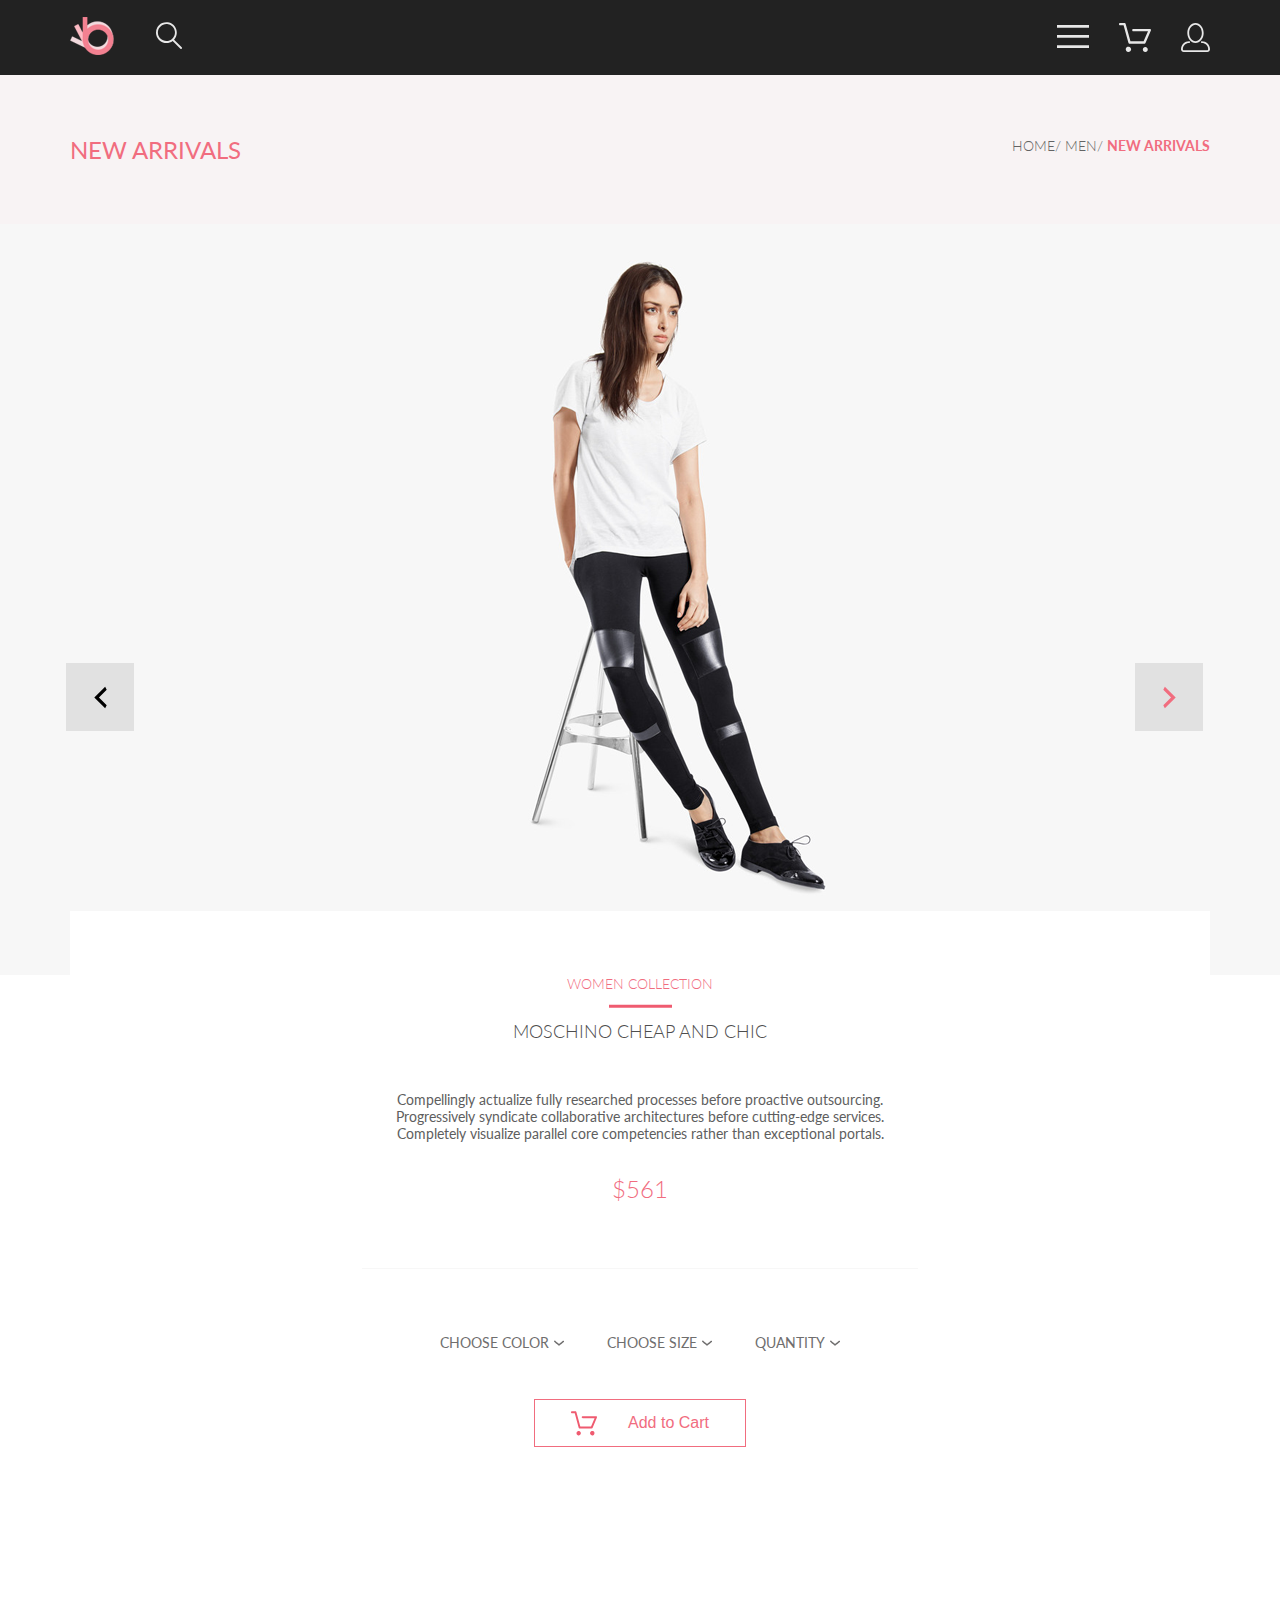
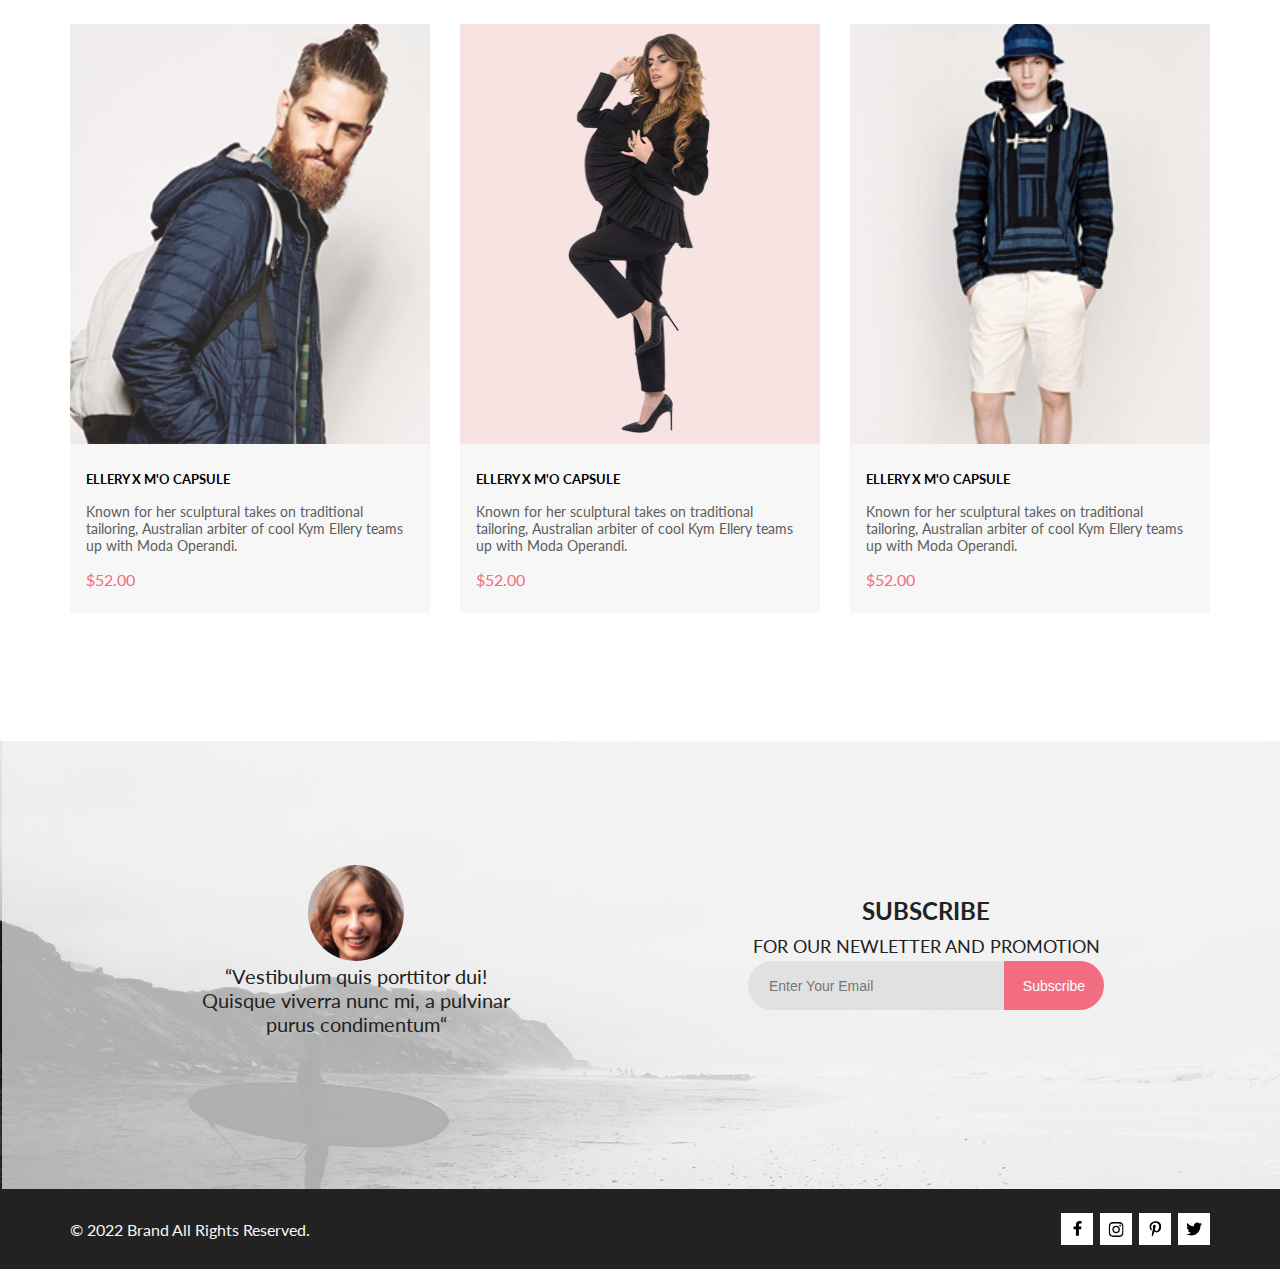
<file: product.html>
<!DOCTYPE html>
<html lang="ru">

<head>
    <meta charset="UTF-8">
    <meta http-equiv="X-UA-Compatible" content="IE=edge">
    <meta name="viewport" content="width=device-width, initial-scale=1.0">
    <link rel="stylesheet" href="style.css">
    <title>Продукт</title>
    <link rel="preconnect" href="https://fonts.googleapis.com">
    <link rel="preconnect" href="https://fonts.gstatic.com" crossorigin>
    <link href="https://fonts.googleapis.com/css2?family=Lato:wght@400;700;900&display=swap" rel="stylesheet">
</head>
<body>
<div class="site">
    <!-- Блок №1 header -->
    <div class="header center">
        <div class="header__left">
            <a href="index.html"><img src="img/header/Group 2.png" alt="logo" /></a>
            <a href="#"><img src="img/header/Forma 1.svg" alt="search" /></a>
        </div>
        <div class="header__right">
            <label for="burger">
              <svg
                class="header__firstimage"
                width="32"
                height="23"
                viewBox="0 0 32 23"
                fill="none"
                xmlns="http://www.w3.org/2000/svg"
              >
                <path
                  d="M0 23V20.31H32V23H0ZM0 12.76V10.07H32V12.76H0ZM0 2.69V0H32V2.69H0Z"
                  fill="#E8E8E8"
                />
              </svg>
            </label>
            <input id="burger" type="checkbox" checked>
          <!-- </div> -->
            <nav class="nav">
              <details class="nav__burger">
                <summary class="nav__subburger">
                  <span class="nav__text">MENU</span>
                  <div class="nav-content">
                    <details class="nav__det" open>
                      <summary class="nav__title"><span class="nav__subtitle">MAN</span></summary>
                        <div class="nav__box">
                          <a href="#" class="nav__link">Accessories</a>
                          <a href="#" class="nav__link">Bags</a>
                          <a href="#" class="nav__link">Denim</a>
                          <a href="#" class="nav__link">T-Shirts</a>
                        </div>
                    </details>
                    <details class="nav__det" open>
                      <summary class="nav__title"><span class="nav__subtitle">WOMAN</span></summary>
                        <div class="nav__box">
                          <a href="#" class="nav__link">Accessories</a>
                          <a href="#" class="nav__link">Jackets & Coats</a>
                          <a href="#" class="nav__link">Polos</a>
                          <a href="#" class="nav__link">T-Shirts</a>
                          <a href="#" class="nav__link">Shirts</a>
                        </div>
                    </details>
                    <details class="nav__det" open>
                      <summary class="nav__title"><span class="nav__subtitle">KIDS</span></summary>
                        <div class="nav__box">
                          <a href="#" class="nav__link">Accessories</a>
                          <a href="#" class="nav__link">Jackets & Coats</a>
                          <a href="#" class="nav__link">Polos</a>
                          <a href="#" class="nav__link">T-Shirts</a>
                          <a href="#" class="nav__link">Shirts</a>
                          <a href="#" class="nav__link">Bags</a>
                        </div>
                    </details>
                  </div>
                </summary>
              </details>
            </nav>
          
          <img class="header__secondimage" src="img/header/Forma 3.svg" alt="" />
          <img class="header__secondimage" src="img/header/Forma 4.svg" alt="" />
        </div>
    </div>
    <!-- Блок №2 top-head -->
    <div class="top-head center top-headprod">
        <h2 class="top-head__heading">NEW ARRIVALS</h2>
        <nav class="breadcrumbs">
            <a href="index.html" class="breadcrumbs__link">HOME</a>
            <a href="#" class="breadcrumbs__link">MEN</a>
            <a href="product.html" class="breadcrumbs__link breadcrumbs__link-site">NEW ARRIVALS</a>
        </nav>
    </div>

    <!-- Блок №3 Карусель изображений -->
    <div class="all">
      <input checked type="radio" name="respond" id="desktop">
        <article id="slider">
            <input checked type="radio" name="slider" id="switch1">
            <input type="radio" name="slider" id="switch2">
            <input type="radio" name="slider" id="switch3">
            <input type="radio" name="slider" id="switch4">
            <input type="radio" name="slider" id="switch5">
          <div id="slides">
            <div id="overflow">
              <div class="image">
                <article><img src="img/carousel/Layer 42.png"></article>
                <article><img src="img/carousel/Layer 42.png"></article>
                <article><img src="img/carousel/Layer 42.png"></article>
                <article><img src="img/carousel/Layer 42.png"></article>
                <article><img src="img/carousel/Layer 42.png"></article>
              </div>
            </div>
          </div>
          <div id="controls">
            <label for="switch1"></label>
            <label for="switch2"></label>
            <label for="switch3"></label>
            <label for="switch4"></label>
            <label for="switch5"></label>
          </div>
          <div id="active">
            <label for="switch1"></label>
            <label for="switch2"></label>
            <label for="switch3"></label>
            <label for="switch4"></label>
            <label for="switch5"></label>
          </div>
        </article>
    </div>

    <!-- Блок №4 description -->
    <div class="description center">
        <div class="description__container">
            <h2 class="description__title">WOMEN COLLECTION</h2>
            <img src="img/description/Devider.png" alt="">
            <h1 class="description__subtitle">MOSCHINO CHEAP AND CHIC</h1>
            <p class="description__text">Compellingly actualize fully researched processes before proactive outsourcing. Progressively syndicate collaborative architectures before cutting-edge services. Completely visualize parallel core competencies rather than exceptional portals.</p>
            <p class="description__price">$561</p>

            <div class="description__item">
                <div class="description__subitem">
                    <a href="#" class="description__link">CHOOSE COLOR<img src="img/description/Vector (1).png" alt=""></a>
                </div>
                <div class="description__subitem">
                    <a href="#" class="description__link">CHOOSE SIZE<img src="img/description/Vector (1).png" alt=""></a>
                </div>
                <div class="description__subitem">
                    <a href="#" class="description__link">QUANTITY<img src="img/description/Vector (1).png" alt=""></a>
                </div>
            </div>
            <button class="description__button">
              <!-- <img class="description__icon" src="img/description/Forma 1 copy.png" alt=""> -->
              <svg class="description__icon" xmlns="http://www.w3.org/2000/svg" width="27" height="25" viewBox="0 0 27 25" fill="none">
                <path d="M5.49847 22.185C5.50635 21.752 5.64091 21.3309 5.88519 20.9748C6.12947 20.6186 6.47261 20.3431 6.87158 20.1828C7.27055 20.0226 7.7076 19.9848 8.12781 20.0741C8.54802 20.1635 8.93269 20.376 9.23358 20.685C9.53447 20.994 9.73817 21.3857 9.81909 21.811C9.90002 22.2363 9.85453 22.6763 9.68842 23.0756C9.52231 23.475 9.24296 23.8161 8.88538 24.0559C8.52779 24.2957 8.10791 24.4237 7.67847 24.4237C7.38955 24.4211 7.10399 24.3611 6.83807 24.2472C6.57216 24.1333 6.3311 23.9676 6.12866 23.7597C5.92623 23.5518 5.76639 23.3057 5.65826 23.0355C5.55013 22.7653 5.49584 22.4763 5.49847 22.185ZM21.3045 24.4237C20.8711 24.4303 20.4453 24.3087 20.0797 24.074C19.7141 23.8393 19.4247 23.5017 19.2471 23.103C19.0696 22.7042 19.0117 22.2618 19.0806 21.8303C19.1496 21.3988 19.3423 20.9971 19.6351 20.6748C19.9278 20.3524 20.3077 20.1236 20.728 20.0165C21.1482 19.9095 21.5903 19.929 21.9997 20.0724C22.4091 20.2159 22.7679 20.4771 23.0317 20.8238C23.2956 21.1706 23.453 21.5877 23.4845 22.0236C23.5269 22.6155 23.3369 23.2004 22.9555 23.6523C22.7706 23.8745 22.5436 24.0574 22.2877 24.1901C22.0319 24.3227 21.7524 24.4025 21.4655 24.4247L21.3045 24.4237ZM8.59351 17.4855C8.38116 17.4851 8.17488 17.414 8.00671 17.2833C7.83855 17.1525 7.71792 16.9694 7.66351 16.7624L3.73651 2.19527H0.978516C0.719001 2.19527 0.470064 2.09128 0.28656 1.90622C0.103056 1.72116 0 1.47018 0 1.20847C0 0.946764 0.103056 0.695782 0.28656 0.510726C0.470064 0.325669 0.719001 0.22168 0.978516 0.22168H4.45752C4.66982 0.222254 4.876 0.293463 5.04413 0.424184C5.21226 0.554905 5.33295 0.737883 5.38751 0.944787L9.31451 15.5119H20.0185L23.5765 7.12665H11.7185C11.459 7.12665 11.2101 7.02266 11.0266 6.83761C10.8431 6.65255 10.74 6.40157 10.74 6.13986C10.74 5.87815 10.8431 5.62717 11.0266 5.44211C11.2101 5.25705 11.459 5.15306 11.7185 5.15306H25.0535C25.2131 5.15352 25.3701 5.19451 25.5099 5.27223C25.6497 5.34995 25.7679 5.46195 25.8535 5.59784C25.9413 5.73569 25.9945 5.89303 26.0084 6.05627C26.0224 6.21951 25.9966 6.38368 25.9335 6.53465L21.5425 16.8935C21.469 17.0684 21.3462 17.2177 21.1895 17.3229C21.0327 17.4281 20.8488 17.4846 20.6605 17.4855H8.59351Z" fill="#EF5B70"/>
              </svg>  
              Add to Cart</button>
        </div>
    </div>

    <!-- Блок №4 featured -->
    <div class="featured__grid">
        <div class="featured__item">
          <div class="featured__itembox">
            <img class="featured__imagehover" src="img/featured/1.svg" alt="" />
          <a href="#" class="product__add">
            <svg width="27" height="25" viewBox="0 0 27 25" fill="none" xmlns="http://www.w3.org/2000/svg">
              <path d="M21.9521 23.2662H21.8397C21.2306 23.2662 20.7188 22.7666 20.6746 22.1289C20.6302 21.4602 21.1187 20.8781 21.7637 20.8341C21.7891 20.8324 21.8156 20.8315 21.8417 20.8315C22.4587 20.8315 22.9755 21.3214 23.0213 21.9482C23.0331 22.1967 22.9926 22.5509 22.7371 22.8434L22.7312 22.8502L22.7254 22.8571C22.5287 23.0907 22.2619 23.2316 21.9521 23.2662ZM8.22003 23.2599C7.56946 23.2599 7.04022 22.7169 7.04022 22.0496C7.04022 21.3827 7.56946 20.8401 8.22003 20.8401C8.87061 20.8401 9.39984 21.3827 9.39984 22.0496C9.39984 22.7169 8.87061 23.2599 8.22003 23.2599Z" fill="white"/>
              <path d="M21.8765 22.2662C21.9215 22.2549 21.9428 22.2339 21.9605 22.2129C21.9683 22.2037 21.9761 22.1946 21.9839 22.1855C22.0204 22.1438 22.0237 22.0553 22.0229 22.0105C22.0097 21.9044 21.9189 21.8315 21.8417 21.8315C21.838 21.8315 21.8341 21.8317 21.8317 21.8318C21.7536 21.8372 21.6658 21.9409 21.6724 22.0625C21.6818 22.1793 21.7679 22.2662 21.8397 22.2662H21.8765ZM8.22003 22.2599C8.31921 22.2599 8.39984 22.1655 8.39984 22.0496C8.39984 21.9341 8.31921 21.8401 8.22003 21.8401C8.12091 21.8401 8.04022 21.9341 8.04022 22.0496C8.04022 22.1655 8.12091 22.2599 8.22003 22.2599ZM21.9999 24.2662C21.9522 24.2662 21.8883 24.2662 21.8397 24.2662C20.7021 24.2662 19.7571 23.3545 19.677 22.198C19.5969 20.9929 20.4942 19.9183 21.6957 19.8364C21.7446 19.8331 21.7933 19.8315 21.8417 19.8315C22.9804 19.8315 23.9418 20.7324 24.0195 21.8884C24.051 22.4915 23.8746 23.0612 23.4903 23.5012C23.106 23.9575 22.5768 24.2177 21.9999 24.2662ZM8.22003 24.2599C7.01581 24.2599 6.04022 23.2709 6.04022 22.0496C6.04022 20.8291 7.01581 19.8401 8.22003 19.8401C9.42419 19.8401 10.3998 20.8291 10.3998 22.0496C10.3998 23.2709 9.42419 24.2599 8.22003 24.2599ZM21.1989 17.3938H9.13354C8.70062 17.3938 8.31635 17.1005 8.2038 16.6775L4.27802 2.24768H1.52222C0.993896 2.24768 0.561035 1.80859 0.561035 1.27039C0.561035 0.733032 0.993896 0.292969 1.52222 0.292969H4.99982C5.43182 0.292969 5.8161 0.586304 5.92859 1.01025L9.85443 15.4391H20.5581L24.1149 7.13379H12.2583C11.7291 7.13379 11.2962 6.69373 11.2962 6.15649C11.2962 5.61914 11.7291 5.17908 12.2583 5.17908H25.5891C25.9095 5.17908 26.2146 5.34192 26.3901 5.61914C26.5665 5.89539 26.5989 6.23743 26.4702 6.547L22.08 16.807C21.9198 17.1653 21.5832 17.3938 21.1989 17.3938Z" fill="white"/>
              <path d="M21.8765 22.2662C21.9215 22.2549 21.9428 22.2339 21.9605 22.2129C21.9683 22.2037 21.9761 22.1946 21.9839 22.1855C22.0204 22.1438 22.0237 22.0553 22.0229 22.0105C22.0097 21.9044 21.9189 21.8315 21.8417 21.8315C21.838 21.8315 21.8341 21.8317 21.8317 21.8318C21.7536 21.8372 21.6658 21.9409 21.6724 22.0625C21.6818 22.1793 21.7679 22.2662 21.8397 22.2662H21.8765ZM8.22003 22.2599C8.31921 22.2599 8.39984 22.1655 8.39984 22.0496C8.39984 21.9341 8.31921 21.8401 8.22003 21.8401C8.12091 21.8401 8.04022 21.9341 8.04022 22.0496C8.04022 22.1655 8.12091 22.2599 8.22003 22.2599ZM21.9999 24.2662C21.9522 24.2662 21.8883 24.2662 21.8397 24.2662C20.7021 24.2662 19.7571 23.3545 19.677 22.198C19.5969 20.9929 20.4942 19.9183 21.6957 19.8364C21.7446 19.8331 21.7933 19.8315 21.8417 19.8315C22.9804 19.8315 23.9418 20.7324 24.0195 21.8884C24.051 22.4915 23.8746 23.0612 23.4903 23.5012C23.106 23.9575 22.5768 24.2177 21.9999 24.2662ZM8.22003 24.2599C7.01581 24.2599 6.04022 23.2709 6.04022 22.0496C6.04022 20.8291 7.01581 19.8401 8.22003 19.8401C9.42419 19.8401 10.3998 20.8291 10.3998 22.0496C10.3998 23.2709 9.42419 24.2599 8.22003 24.2599ZM21.1989 17.3938H9.13354C8.70062 17.3938 8.31635 17.1005 8.2038 16.6775L4.27802 2.24768H1.52222C0.993896 2.24768 0.561035 1.80859 0.561035 1.27039C0.561035 0.733032 0.993896 0.292969 1.52222 0.292969H4.99982C5.43182 0.292969 5.8161 0.586304 5.92859 1.01025L9.85443 15.4391H20.5581L24.1149 7.13379H12.2583C11.7291 7.13379 11.2962 6.69373 11.2962 6.15649C11.2962 5.61914 11.7291 5.17908 12.2583 5.17908H25.5891C25.9095 5.17908 26.2146 5.34192 26.3901 5.61914C26.5665 5.89539 26.5989 6.23743 26.4702 6.547L22.08 16.807C21.9198 17.1653 21.5832 17.3938 21.1989 17.3938Z" fill="white"/>
            </svg>
              Add to Cart
          </a>
          </div>
          <div class="featured__subitem">
            <h2 class="featured__subtitle">ELLERY X M'O CAPSULE</h2>
            <p class="featured__subtext">
              Known for her sculptural takes on traditional tailoring,
              Australian arbiter of cool Kym Ellery teams up with Moda
              Operandi.
            </p>
            <p class="featured__price">$52.00</p>
          </div>
          
        </div>

        <div class="featured__item">
          <img class="featured__imagehover" src="img/featured/2.svg" alt="" />
          <div class="featured__subitem">
            <h2 class="featured__subtitle">ELLERY X M'O CAPSULE</h2>
            <p class="featured__subtext">
              Known for her sculptural takes on traditional tailoring,
              Australian arbiter of cool Kym Ellery teams up with Moda
              Operandi.
            </p>
            <p class="featured__price">$52.00</p>
          </div>
          <a href="#" class="product__add">
            <svg width="27" height="25" viewBox="0 0 27 25" fill="none" xmlns="http://www.w3.org/2000/svg">
              <path d="M21.9521 23.2662H21.8397C21.2306 23.2662 20.7188 22.7666 20.6746 22.1289C20.6302 21.4602 21.1187 20.8781 21.7637 20.8341C21.7891 20.8324 21.8156 20.8315 21.8417 20.8315C22.4587 20.8315 22.9755 21.3214 23.0213 21.9482C23.0331 22.1967 22.9926 22.5509 22.7371 22.8434L22.7312 22.8502L22.7254 22.8571C22.5287 23.0907 22.2619 23.2316 21.9521 23.2662ZM8.22003 23.2599C7.56946 23.2599 7.04022 22.7169 7.04022 22.0496C7.04022 21.3827 7.56946 20.8401 8.22003 20.8401C8.87061 20.8401 9.39984 21.3827 9.39984 22.0496C9.39984 22.7169 8.87061 23.2599 8.22003 23.2599Z" fill="white"/>
              <path d="M21.8765 22.2662C21.9215 22.2549 21.9428 22.2339 21.9605 22.2129C21.9683 22.2037 21.9761 22.1946 21.9839 22.1855C22.0204 22.1438 22.0237 22.0553 22.0229 22.0105C22.0097 21.9044 21.9189 21.8315 21.8417 21.8315C21.838 21.8315 21.8341 21.8317 21.8317 21.8318C21.7536 21.8372 21.6658 21.9409 21.6724 22.0625C21.6818 22.1793 21.7679 22.2662 21.8397 22.2662H21.8765ZM8.22003 22.2599C8.31921 22.2599 8.39984 22.1655 8.39984 22.0496C8.39984 21.9341 8.31921 21.8401 8.22003 21.8401C8.12091 21.8401 8.04022 21.9341 8.04022 22.0496C8.04022 22.1655 8.12091 22.2599 8.22003 22.2599ZM21.9999 24.2662C21.9522 24.2662 21.8883 24.2662 21.8397 24.2662C20.7021 24.2662 19.7571 23.3545 19.677 22.198C19.5969 20.9929 20.4942 19.9183 21.6957 19.8364C21.7446 19.8331 21.7933 19.8315 21.8417 19.8315C22.9804 19.8315 23.9418 20.7324 24.0195 21.8884C24.051 22.4915 23.8746 23.0612 23.4903 23.5012C23.106 23.9575 22.5768 24.2177 21.9999 24.2662ZM8.22003 24.2599C7.01581 24.2599 6.04022 23.2709 6.04022 22.0496C6.04022 20.8291 7.01581 19.8401 8.22003 19.8401C9.42419 19.8401 10.3998 20.8291 10.3998 22.0496C10.3998 23.2709 9.42419 24.2599 8.22003 24.2599ZM21.1989 17.3938H9.13354C8.70062 17.3938 8.31635 17.1005 8.2038 16.6775L4.27802 2.24768H1.52222C0.993896 2.24768 0.561035 1.80859 0.561035 1.27039C0.561035 0.733032 0.993896 0.292969 1.52222 0.292969H4.99982C5.43182 0.292969 5.8161 0.586304 5.92859 1.01025L9.85443 15.4391H20.5581L24.1149 7.13379H12.2583C11.7291 7.13379 11.2962 6.69373 11.2962 6.15649C11.2962 5.61914 11.7291 5.17908 12.2583 5.17908H25.5891C25.9095 5.17908 26.2146 5.34192 26.3901 5.61914C26.5665 5.89539 26.5989 6.23743 26.4702 6.547L22.08 16.807C21.9198 17.1653 21.5832 17.3938 21.1989 17.3938Z" fill="white"/>
              <path d="M21.8765 22.2662C21.9215 22.2549 21.9428 22.2339 21.9605 22.2129C21.9683 22.2037 21.9761 22.1946 21.9839 22.1855C22.0204 22.1438 22.0237 22.0553 22.0229 22.0105C22.0097 21.9044 21.9189 21.8315 21.8417 21.8315C21.838 21.8315 21.8341 21.8317 21.8317 21.8318C21.7536 21.8372 21.6658 21.9409 21.6724 22.0625C21.6818 22.1793 21.7679 22.2662 21.8397 22.2662H21.8765ZM8.22003 22.2599C8.31921 22.2599 8.39984 22.1655 8.39984 22.0496C8.39984 21.9341 8.31921 21.8401 8.22003 21.8401C8.12091 21.8401 8.04022 21.9341 8.04022 22.0496C8.04022 22.1655 8.12091 22.2599 8.22003 22.2599ZM21.9999 24.2662C21.9522 24.2662 21.8883 24.2662 21.8397 24.2662C20.7021 24.2662 19.7571 23.3545 19.677 22.198C19.5969 20.9929 20.4942 19.9183 21.6957 19.8364C21.7446 19.8331 21.7933 19.8315 21.8417 19.8315C22.9804 19.8315 23.9418 20.7324 24.0195 21.8884C24.051 22.4915 23.8746 23.0612 23.4903 23.5012C23.106 23.9575 22.5768 24.2177 21.9999 24.2662ZM8.22003 24.2599C7.01581 24.2599 6.04022 23.2709 6.04022 22.0496C6.04022 20.8291 7.01581 19.8401 8.22003 19.8401C9.42419 19.8401 10.3998 20.8291 10.3998 22.0496C10.3998 23.2709 9.42419 24.2599 8.22003 24.2599ZM21.1989 17.3938H9.13354C8.70062 17.3938 8.31635 17.1005 8.2038 16.6775L4.27802 2.24768H1.52222C0.993896 2.24768 0.561035 1.80859 0.561035 1.27039C0.561035 0.733032 0.993896 0.292969 1.52222 0.292969H4.99982C5.43182 0.292969 5.8161 0.586304 5.92859 1.01025L9.85443 15.4391H20.5581L24.1149 7.13379H12.2583C11.7291 7.13379 11.2962 6.69373 11.2962 6.15649C11.2962 5.61914 11.7291 5.17908 12.2583 5.17908H25.5891C25.9095 5.17908 26.2146 5.34192 26.3901 5.61914C26.5665 5.89539 26.5989 6.23743 26.4702 6.547L22.08 16.807C21.9198 17.1653 21.5832 17.3938 21.1989 17.3938Z" fill="white"/>
            </svg>
              Add to Cart
          </a>
        </div>

        <div class="featured__item featured__item-hidden">
          <img class="featured__imagehover" src="img/featured/3.svg" alt="" />
          <div class="featured__subitem">
            <h2 class="featured__subtitle">ELLERY X M'O CAPSULE</h2>
            <p class="featured__subtext">
              Known for her sculptural takes on traditional tailoring,
              Australian arbiter of cool Kym Ellery teams up with Moda
              Operandi.
            </p>
            <p class="featured__price">$52.00</p>
          </div>
          <a href="#" class="product__add">
            <svg width="27" height="25" viewBox="0 0 27 25" fill="none" xmlns="http://www.w3.org/2000/svg">
              <path d="M21.9521 23.2662H21.8397C21.2306 23.2662 20.7188 22.7666 20.6746 22.1289C20.6302 21.4602 21.1187 20.8781 21.7637 20.8341C21.7891 20.8324 21.8156 20.8315 21.8417 20.8315C22.4587 20.8315 22.9755 21.3214 23.0213 21.9482C23.0331 22.1967 22.9926 22.5509 22.7371 22.8434L22.7312 22.8502L22.7254 22.8571C22.5287 23.0907 22.2619 23.2316 21.9521 23.2662ZM8.22003 23.2599C7.56946 23.2599 7.04022 22.7169 7.04022 22.0496C7.04022 21.3827 7.56946 20.8401 8.22003 20.8401C8.87061 20.8401 9.39984 21.3827 9.39984 22.0496C9.39984 22.7169 8.87061 23.2599 8.22003 23.2599Z" fill="white"/>
              <path d="M21.8765 22.2662C21.9215 22.2549 21.9428 22.2339 21.9605 22.2129C21.9683 22.2037 21.9761 22.1946 21.9839 22.1855C22.0204 22.1438 22.0237 22.0553 22.0229 22.0105C22.0097 21.9044 21.9189 21.8315 21.8417 21.8315C21.838 21.8315 21.8341 21.8317 21.8317 21.8318C21.7536 21.8372 21.6658 21.9409 21.6724 22.0625C21.6818 22.1793 21.7679 22.2662 21.8397 22.2662H21.8765ZM8.22003 22.2599C8.31921 22.2599 8.39984 22.1655 8.39984 22.0496C8.39984 21.9341 8.31921 21.8401 8.22003 21.8401C8.12091 21.8401 8.04022 21.9341 8.04022 22.0496C8.04022 22.1655 8.12091 22.2599 8.22003 22.2599ZM21.9999 24.2662C21.9522 24.2662 21.8883 24.2662 21.8397 24.2662C20.7021 24.2662 19.7571 23.3545 19.677 22.198C19.5969 20.9929 20.4942 19.9183 21.6957 19.8364C21.7446 19.8331 21.7933 19.8315 21.8417 19.8315C22.9804 19.8315 23.9418 20.7324 24.0195 21.8884C24.051 22.4915 23.8746 23.0612 23.4903 23.5012C23.106 23.9575 22.5768 24.2177 21.9999 24.2662ZM8.22003 24.2599C7.01581 24.2599 6.04022 23.2709 6.04022 22.0496C6.04022 20.8291 7.01581 19.8401 8.22003 19.8401C9.42419 19.8401 10.3998 20.8291 10.3998 22.0496C10.3998 23.2709 9.42419 24.2599 8.22003 24.2599ZM21.1989 17.3938H9.13354C8.70062 17.3938 8.31635 17.1005 8.2038 16.6775L4.27802 2.24768H1.52222C0.993896 2.24768 0.561035 1.80859 0.561035 1.27039C0.561035 0.733032 0.993896 0.292969 1.52222 0.292969H4.99982C5.43182 0.292969 5.8161 0.586304 5.92859 1.01025L9.85443 15.4391H20.5581L24.1149 7.13379H12.2583C11.7291 7.13379 11.2962 6.69373 11.2962 6.15649C11.2962 5.61914 11.7291 5.17908 12.2583 5.17908H25.5891C25.9095 5.17908 26.2146 5.34192 26.3901 5.61914C26.5665 5.89539 26.5989 6.23743 26.4702 6.547L22.08 16.807C21.9198 17.1653 21.5832 17.3938 21.1989 17.3938Z" fill="white"/>
              <path d="M21.8765 22.2662C21.9215 22.2549 21.9428 22.2339 21.9605 22.2129C21.9683 22.2037 21.9761 22.1946 21.9839 22.1855C22.0204 22.1438 22.0237 22.0553 22.0229 22.0105C22.0097 21.9044 21.9189 21.8315 21.8417 21.8315C21.838 21.8315 21.8341 21.8317 21.8317 21.8318C21.7536 21.8372 21.6658 21.9409 21.6724 22.0625C21.6818 22.1793 21.7679 22.2662 21.8397 22.2662H21.8765ZM8.22003 22.2599C8.31921 22.2599 8.39984 22.1655 8.39984 22.0496C8.39984 21.9341 8.31921 21.8401 8.22003 21.8401C8.12091 21.8401 8.04022 21.9341 8.04022 22.0496C8.04022 22.1655 8.12091 22.2599 8.22003 22.2599ZM21.9999 24.2662C21.9522 24.2662 21.8883 24.2662 21.8397 24.2662C20.7021 24.2662 19.7571 23.3545 19.677 22.198C19.5969 20.9929 20.4942 19.9183 21.6957 19.8364C21.7446 19.8331 21.7933 19.8315 21.8417 19.8315C22.9804 19.8315 23.9418 20.7324 24.0195 21.8884C24.051 22.4915 23.8746 23.0612 23.4903 23.5012C23.106 23.9575 22.5768 24.2177 21.9999 24.2662ZM8.22003 24.2599C7.01581 24.2599 6.04022 23.2709 6.04022 22.0496C6.04022 20.8291 7.01581 19.8401 8.22003 19.8401C9.42419 19.8401 10.3998 20.8291 10.3998 22.0496C10.3998 23.2709 9.42419 24.2599 8.22003 24.2599ZM21.1989 17.3938H9.13354C8.70062 17.3938 8.31635 17.1005 8.2038 16.6775L4.27802 2.24768H1.52222C0.993896 2.24768 0.561035 1.80859 0.561035 1.27039C0.561035 0.733032 0.993896 0.292969 1.52222 0.292969H4.99982C5.43182 0.292969 5.8161 0.586304 5.92859 1.01025L9.85443 15.4391H20.5581L24.1149 7.13379H12.2583C11.7291 7.13379 11.2962 6.69373 11.2962 6.15649C11.2962 5.61914 11.7291 5.17908 12.2583 5.17908H25.5891C25.9095 5.17908 26.2146 5.34192 26.3901 5.61914C26.5665 5.89539 26.5989 6.23743 26.4702 6.547L22.08 16.807C21.9198 17.1653 21.5832 17.3938 21.1989 17.3938Z" fill="white"/>
            </svg>
              Add to Cart
          </a>
        </div>
    </div>

    <!-- Блок №5 Footer -->
    <div class="footer">
    <div class="frame center">
        <div class="frame__item">
            <div class="frame__image">
                <img src="img/frame/Intersect.svg" alt="">
            </div>
            <div class="frame__text">“Vestibulum quis porttitor dui! Quisque viverra nunc mi, a pulvinar purus
            condimentum“</div>
        </div>
        <div class="frame__item">
            <div class="frame__title">SUBSCRIBE</div>
            <div class="frame__sutitle">FOR OUR NEWLETTER AND PROMOTION</div>

            <div class="frame__form">
              <input class="input__item" type="email" placeholder="Enter Your Email">  
              <button class="button__name frame__button">Subscribe</button>
          </div>

        </div>
        </div>
        <div class="copyright center">
          <div class="copyright__title">© 2022 Brand All Rights Reserved.</div>
          <div class="copyright__items">
  
            <div class="copyright__icon copyright__icon-hidden">
              <svg xmlns="http://www.w3.org/2000/svg" width="11" height="16" viewBox="0 0 11 16" fill="none">
              <path d="M9.08836 8.28L9.50686 5.61602H6.89022V3.88729C6.89022 3.15847 7.25574 2.44806 8.42765 2.44806H9.61722V0.179975C9.61722 0.179975 8.53772 0 7.50561 0C5.35073 0 3.9422 1.27593 3.9422 3.5857V5.61602H1.54688V8.28H3.9422V14.72H6.89022V8.28H9.08836Z" fill="black"/>
            </svg>
            </div>
            <div class="copyright__icon copyright__icon-hidden">
              <svg xmlns="http://www.w3.org/2000/svg" width="16" height="17" viewBox="0 0 16 17" fill="none">
              <g clip-path="url(#clip0_4203_177)">
                <path d="M8.1368 4.68159C6.02166 4.68159 4.31558 6.38491 4.31558 8.49663C4.31558 10.6083 6.02166 12.3117 8.1368 12.3117C10.2519 12.3117 11.958 10.6083 11.958 8.49663C11.958 6.38491 10.2519 4.68159 8.1368 4.68159ZM8.1368 10.9769C6.76994 10.9769 5.65251 9.8646 5.65251 8.49663C5.65251 7.12866 6.76661 6.01636 8.1368 6.01636C9.50698 6.01636 10.6211 7.12866 10.6211 8.49663C10.6211 9.8646 9.50366 10.9769 8.1368 10.9769ZM13.0056 4.52554C13.0056 5.02026 12.6065 5.41538 12.1143 5.41538C11.6188 5.41538 11.223 5.01694 11.223 4.52554C11.223 4.03413 11.6221 3.63569 12.1143 3.63569C12.6065 3.63569 13.0056 4.03413 13.0056 4.52554ZM15.5365 5.42866C15.4799 4.23667 15.2072 3.18081 14.3326 2.31089C13.4612 1.44097 12.4037 1.1687 11.2097 1.10894C9.97923 1.03921 6.29104 1.03921 5.06053 1.10894C3.86994 1.16538 2.81236 1.43765 1.93771 2.30757C1.06305 3.17749 0.793669 4.23335 0.733807 5.42534C0.663967 6.65386 0.663967 10.3361 0.733807 11.5646C0.790343 12.7566 1.06305 13.8124 1.93771 14.6824C2.81236 15.5523 3.86661 15.8246 5.06053 15.8843C6.29104 15.9541 9.97923 15.9541 11.2097 15.8843C12.4037 15.8279 13.4612 15.5556 14.3326 14.6824C15.2039 13.8124 15.4766 12.7566 15.5365 11.5646C15.6063 10.3361 15.6063 6.65718 15.5365 5.42866ZM13.9468 12.8828C13.6874 13.5335 13.1852 14.0349 12.53 14.2972C11.549 14.6857 9.22097 14.596 8.1368 14.596C7.05262 14.596 4.72131 14.6824 3.74356 14.2972C3.09172 14.0382 2.58954 13.5369 2.32681 12.8828C1.93771 11.9033 2.0275 9.57905 2.0275 8.49663C2.0275 7.41421 1.94103 5.08667 2.32681 4.1105C2.58622 3.45972 3.0884 2.95835 3.74356 2.69604C4.72464 2.30757 7.05262 2.39722 8.1368 2.39722C9.22097 2.39722 11.5523 2.31089 12.53 2.69604C13.1819 2.95503 13.6841 3.4564 13.9468 4.1105C14.3359 5.08999 14.2461 7.41421 14.2461 8.49663C14.2461 9.57905 14.3359 11.9066 13.9468 12.8828Z" fill="black"/>
              </g>
              <defs>
                <clipPath id="clip0_4203_177">
                  <rect width="14.8991" height="17" fill="white" transform="translate(0.68396)"/>
                </clipPath>
              </defs>
              </svg>
            </div>
            <div class="copyright__icon">
              <svg xmlns="http://www.w3.org/2000/svg" width="13" height="16" viewBox="0 0 13 16" fill="none">
              <g clip-path="url(#clip0_4203_185)">
                <path d="M6.74017 0.203125C3.55549 0.203125 0.408051 2.34063 0.408051 5.8C0.408051 8 1.63723 9.25 2.38218 9.25C2.68948 9.25 2.8664 8.3875 2.8664 8.14375C2.8664 7.85313 2.13076 7.23438 2.13076 6.025C2.13076 3.5125 4.03039 1.73125 6.48875 1.73125C8.60256 1.73125 10.167 2.94062 10.167 5.1625C10.167 6.82187 9.50581 9.93437 7.36407 9.93437C6.59118 9.93437 5.93003 9.37187 5.93003 8.56563C5.93003 7.38438 6.74948 6.24062 6.74948 5.02187C6.74948 2.95312 3.83484 3.32812 3.83484 5.82812C3.83484 6.35313 3.90003 6.93437 4.13283 7.4125C3.70448 9.26875 2.82915 12.0344 2.82915 13.9469C2.82915 14.5375 2.91296 15.1188 2.96883 15.7094C3.07437 15.8281 3.0216 15.8156 3.18301 15.7563C4.74741 13.6 4.69154 13.1781 5.39925 10.3562C5.78104 11.0875 6.7681 11.4812 7.55031 11.4812C10.8467 11.4812 12.3273 8.24688 12.3273 5.33125C12.3273 2.22813 9.66412 0.203125 6.74017 0.203125Z" fill="black"/>
              </g>
              <defs>
                <clipPath id="clip0_4203_185">
                  <rect width="11.9193" height="16" fill="white" transform="translate(0.408051)"/>
                </clipPath>
              </defs>
              </svg>
            </div>
            <div class="copyright__icon">
              <svg xmlns="http://www.w3.org/2000/svg" width="17" height="16" viewBox="0 0 17 16" fill="none">
              <g clip-path="url(#clip0_4203_181)">
                <path d="M14.4181 4.741C14.4281 4.88313 14.4281 5.02529 14.4281 5.16741C14.4281 9.50241 11.1509 14.4973 5.16096 14.4973C3.31558 14.4973 1.60132 13.9593 0.159302 13.0253C0.421495 13.0557 0.673569 13.0659 0.94585 13.0659C2.46851 13.0659 3.8702 12.5481 4.98953 11.6649C3.5576 11.6344 2.3576 10.6903 1.94415 9.39075C2.14585 9.42119 2.34751 9.4415 2.5593 9.4415C2.85172 9.4415 3.14418 9.40088 3.41643 9.32985C1.92401 9.02525 0.80465 7.70547 0.80465 6.11157V6.07097C1.23825 6.31463 1.74249 6.46691 2.2769 6.48719C1.39959 5.89835 0.824826 4.89329 0.824826 3.75622C0.824826 3.1471 0.98614 2.58872 1.26851 2.10141C2.87187 4.09125 5.28195 5.39072 7.98443 5.53288C7.93403 5.28922 7.90376 5.03544 7.90376 4.78163C7.90376 2.9745 9.35586 1.50244 11.1609 1.50244C12.0987 1.50244 12.9457 1.89838 13.5407 2.53797C14.2768 2.39585 14.9827 2.12172 15.6079 1.7461C15.3659 2.50754 14.8516 3.14713 14.176 3.55319C14.8315 3.48216 15.4668 3.29938 16.0516 3.0456C15.608 3.69532 15.0533 4.27397 14.4181 4.741Z" fill="black"/>
              </g>
              <defs>
                <clipPath id="clip0_4203_181">
                  <rect width="15.8924" height="16" fill="white" transform="translate(0.159302)"/>
                </clipPath>
              </defs>
              </svg>
            </div>
          </div>
        </div>
    </div>
</body>
</html>
</file>
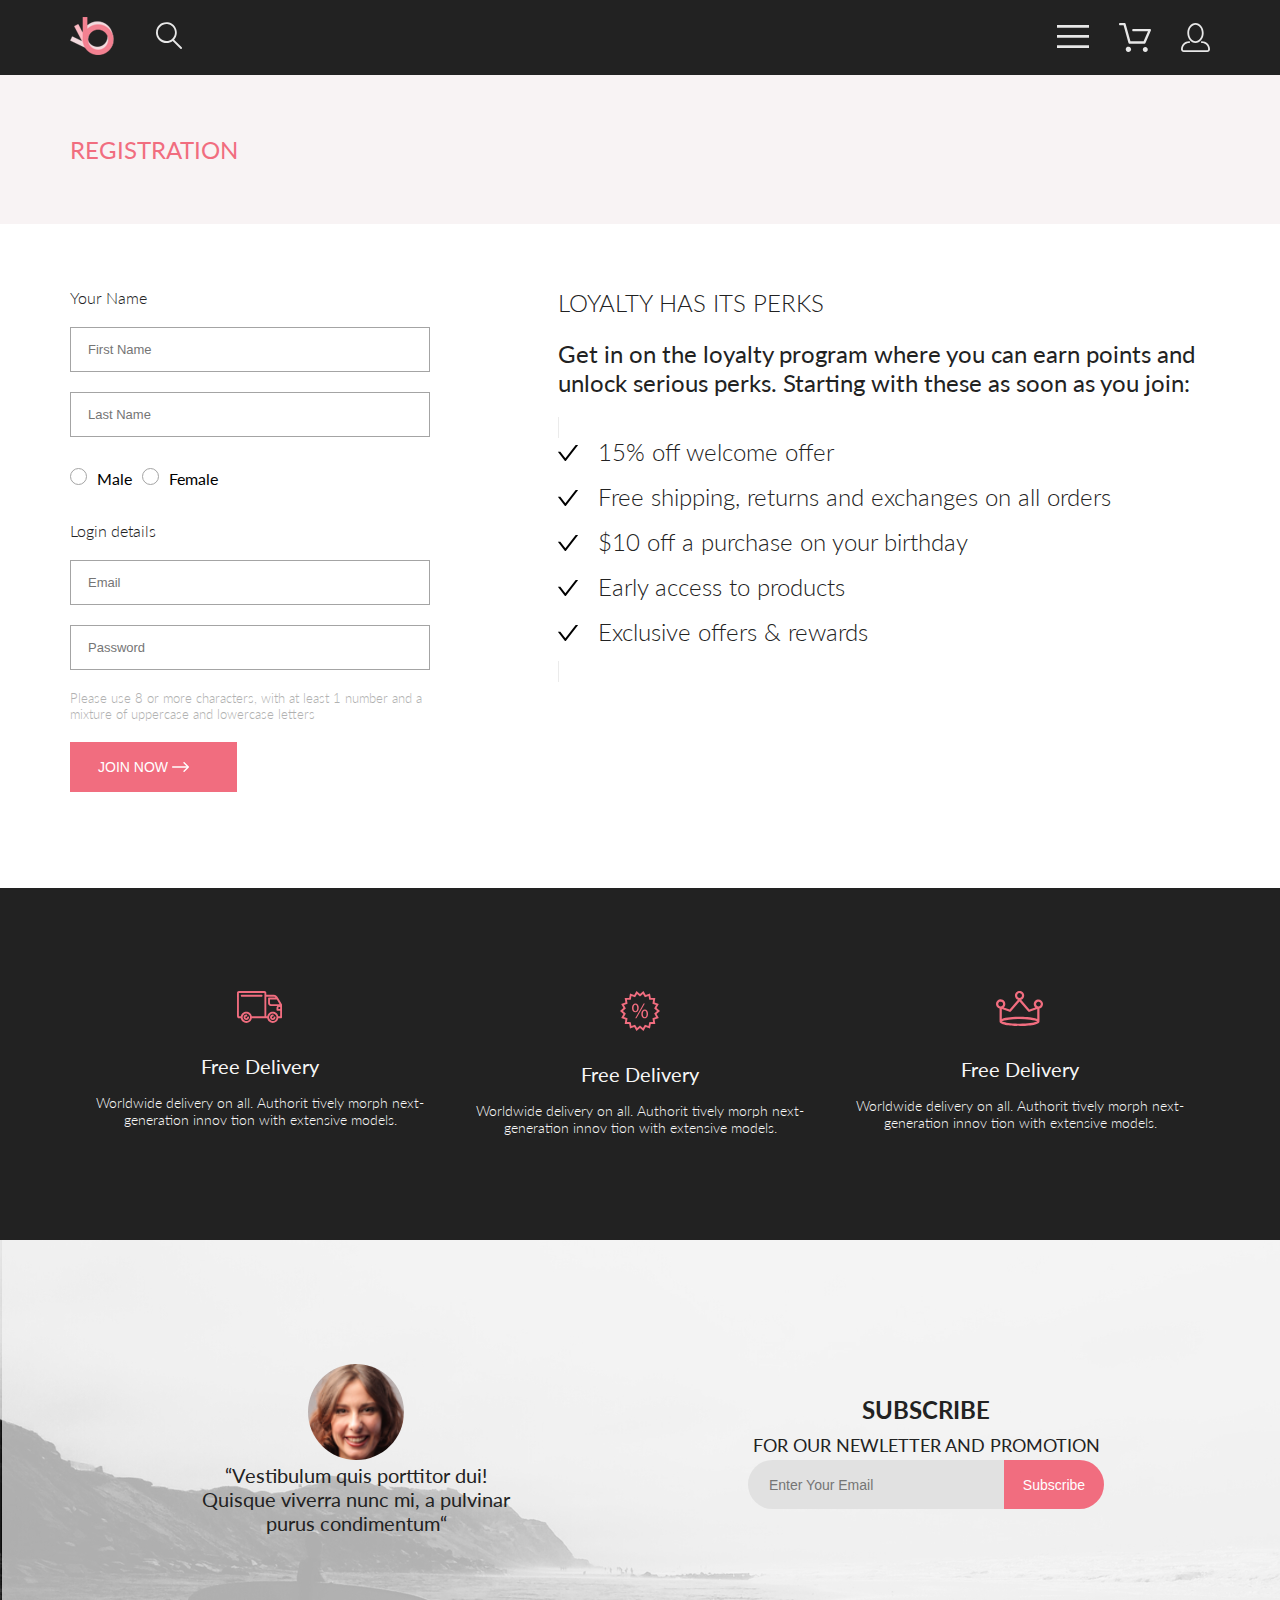
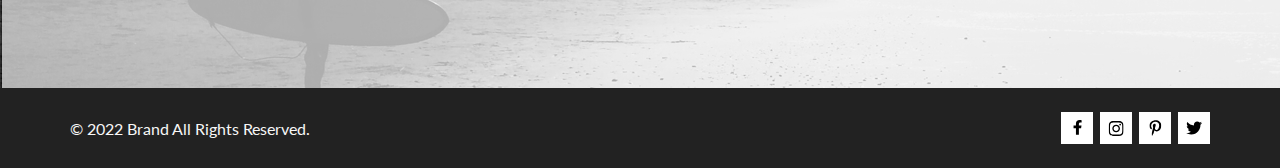
<file: registration.html>
<!DOCTYPE html>
<html lang="ru">
  <head>
    <meta charset="UTF-8" />
    <meta name="viewport" content="width=device-width, initial-scale=1.0" />
    <title>Корзина</title>
    <link rel="stylesheet" href="style.css" />
    <link rel="preconnect" href="https://fonts.googleapis.com" />
    <link rel="preconnect" href="https://fonts.gstatic.com" crossorigin />
    <link
      href="https://fonts.googleapis.com/css2?family=Lato:wght@400;700;900&display=swap"
      rel="stylesheet"
    />
  </head>
  <body>
    <div class="site">
      <div class="box-content">
        <div class="header center">
          <div class="header__left">
            <a href="index.html"
              ><img src="img/header/Group 2.png" alt="logo"
            /></a>
            <a href="#"><img src="img/header/Forma 1.svg" alt="search" /></a>
          </div>
          <div class="header__right">
            <!-- <div class="burger-menu-icon"> -->
            <label for="burger">
              <!-- <img class="header__firstimage" src="img/header/Forma 2.svg" alt="burger-menu" /> -->
              <svg
                class="header__firstimage"
                width="32"
                height="23"
                viewBox="0 0 32 23"
                fill="none"
                xmlns="http://www.w3.org/2000/svg"
              >
                <path
                  d="M0 23V20.31H32V23H0ZM0 12.76V10.07H32V12.76H0ZM0 2.69V0H32V2.69H0Z"
                  fill="#E8E8E8"
                />
              </svg>
            </label>
            <input id="burger" type="checkbox" checked />
            <!-- </div> -->
            <nav class="nav">
              <details class="nav__burger">
                <summary class="nav__subburger">
                  <span class="nav__text">MENU</span>
                  <div class="nav-content">
                    <details class="nav__det" open>
                      <summary class="nav__title">
                        <span class="nav__subtitle">MAN</span>
                      </summary>
                      <div class="nav__box">
                        <a href="#" class="nav__link">Accessories</a>
                        <a href="#" class="nav__link">Bags</a>
                        <a href="#" class="nav__link">Denim</a>
                        <a href="#" class="nav__link">T-Shirts</a>
                      </div>
                    </details>
                    <details class="nav__det" open>
                      <summary class="nav__title">
                        <span class="nav__subtitle">WOMAN</span>
                      </summary>
                      <div class="nav__box">
                        <a href="#" class="nav__link">Accessories</a>
                        <a href="#" class="nav__link">Jackets & Coats</a>
                        <a href="#" class="nav__link">Polos</a>
                        <a href="#" class="nav__link">T-Shirts</a>
                        <a href="#" class="nav__link">Shirts</a>
                      </div>
                    </details>
                    <details class="nav__det" open>
                      <summary class="nav__title">
                        <span class="nav__subtitle">KIDS</span>
                      </summary>
                      <div class="nav__box">
                        <a href="#" class="nav__link">Accessories</a>
                        <a href="#" class="nav__link">Jackets & Coats</a>
                        <a href="#" class="nav__link">Polos</a>
                        <a href="#" class="nav__link">T-Shirts</a>
                        <a href="#" class="nav__link">Shirts</a>
                        <a href="#" class="nav__link">Bags</a>
                      </div>
                    </details>
                  </div>
                </summary>
              </details>
            </nav>

            <img
              class="header__secondimage"
              src="img/header/Forma 3.svg"
              alt=""
            />
            <img
              class="header__secondimage"
              src="img/header/Forma 4.svg"
              alt=""
            />
          </div>
        </div>
      </div>

      <div class="top-head">
        <div class="top-head__container center">
          <h2 class="top-head__heading">REGISTRATION</h2>
        </div>
      </div>

      <!-- Блок регистрации -->
      <div class="registration center">
        <div class="registration__container">
          <div class="registration__box">
            <div class="registration__item">
              <h2 class="registration__title">Your Name</h2>
              <input
                class="registration__input"
                type="text"
                placeholder="First Name"
              />
              <input
                class="registration__input"
                type="text"
                placeholder="Last Name"
              />
            </div>

            <div class="registration__gender">
              <input
                class="registration__radio"
                type="radio"
                name="gender"
                id="male"
                value="male"
              />
              <label for="male">Male</label>
              <input
                class="registration__radio"
                type="radio"
                name="gender"
                id="female"
                value="female"
              />
              <label for="female">Female</label>
            </div>

            <div class="registration__item">
              <h2 class="registration__title">Login details</h2>
              <input
                class="registration__input"
                type="email"
                placeholder="Email"
              />
              <input
                class="registration__input"
                type="password"
                placeholder="Password"
              />
              <p class="registration__note">
                Please use 8 or more characters, with at least 1 number and a
                mixture of uppercase and lowercase letters
              </p>
              <button class="registration__button">
                JOIN NOW
                <svg
                  class="registration__button-image"
                  width="17"
                  height="10"
                  viewBox="0 0 17 10"
                  fill="none"
                  xmlns="http://www.w3.org/2000/svg"
                >
                  <path
                    fill-rule="evenodd"
                    clip-rule="evenodd"
                    d="M11.54 0.208095C11.6058 0.142131 11.684 0.0897967 11.77 0.0540883C11.8561 0.01838 11.9483 0 12.0415 0C12.1347 0 12.2269 0.01838 12.313 0.0540883C12.399 0.0897967 12.4772 0.142131 12.543 0.208095L16.7929 4.458C16.8589 4.5238 16.9112 4.60196 16.9469 4.68802C16.9826 4.77407 17.001 4.86632 17.001 4.95949C17.001 5.05266 16.9826 5.14491 16.9469 5.23097C16.9112 5.31702 16.8589 5.39518 16.7929 5.46098L12.543 9.71089C12.41 9.84389 12.2296 9.91861 12.0415 9.91861C11.8534 9.91861 11.673 9.84389 11.54 9.71089C11.407 9.57788 11.3323 9.39749 11.3323 9.2094C11.3323 9.0213 11.407 8.84091 11.54 8.70791L15.2898 4.95949L11.54 1.21107C11.474 1.14528 11.4217 1.06711 11.386 0.981059C11.3503 0.895005 11.3319 0.802752 11.3319 0.709584C11.3319 0.616415 11.3503 0.524162 11.386 0.438109C11.4217 0.352055 11.474 0.273891 11.54 0.208095Z"
                    fill="white"
                  />
                  <path
                    fill-rule="evenodd"
                    clip-rule="evenodd"
                    d="M0 4.95948C0 4.77162 0.0746263 4.59146 0.207462 4.45862C0.340297 4.32579 0.52046 4.25116 0.708318 4.25116H15.583C15.7708 4.25116 15.951 4.32579 16.0838 4.45862C16.2167 4.59146 16.2913 4.77162 16.2913 4.95948C16.2913 5.14734 16.2167 5.3275 16.0838 5.46033C15.951 5.59317 15.7708 5.6678 15.583 5.6678H0.708318C0.52046 5.6678 0.340297 5.59317 0.207462 5.46033C0.0746263 5.3275 0 5.14734 0 4.95948Z"
                    fill="white"
                  />
                </svg>
              </button>
            </div>
          </div>
          <div class="registration__info">
            <h1 class="registration__info-title">LOYALTY HAS ITS PERKS</h1>
            <p class="registration__info-text">
              Get in on the loyalty program where you can earn points and unlock
              serious perks. Starting with these as soon as you join:
            </p>

            <ul>
              <li class="registration__info-list">
                <svg
                  class="registration__button-image"
                  width="20"
                  height="16"
                  viewBox="0 0 20 16"
                  fill="none"
                  xmlns="http://www.w3.org/2000/svg"
                >
                  <path
                    d="M19.8035 0H18.0904C17.8502 0 17.6222 0.111827 17.4752 0.303176L7.3702 13.2826L2.52481 7.05754C2.45151 6.96318 2.35808 6.88688 2.25153 6.83438C2.14499 6.78187 2.0281 6.75451 1.90963 6.75437H0.196467C0.032258 6.75437 -0.0584248 6.94572 0.0420614 7.07494L6.75503 15.6981C7.06874 16.1006 7.67166 16.1006 7.98782 15.6981L19.9579 0.318087C20.0584 0.191349 19.9677 0 19.8035 0Z"
                    fill="black"
                  /></svg
                >15% off welcome offer
              </li>

              <li class="registration__info-list">
                <svg
                  class="registration__button-image"
                  width="20"
                  height="16"
                  viewBox="0 0 20 16"
                  fill="none"
                  xmlns="http://www.w3.org/2000/svg"
                >
                  <path
                    d="M19.8035 0H18.0904C17.8502 0 17.6222 0.111827 17.4752 0.303176L7.3702 13.2826L2.52481 7.05754C2.45151 6.96318 2.35808 6.88688 2.25153 6.83438C2.14499 6.78187 2.0281 6.75451 1.90963 6.75437H0.196467C0.032258 6.75437 -0.0584248 6.94572 0.0420614 7.07494L6.75503 15.6981C7.06874 16.1006 7.67166 16.1006 7.98782 15.6981L19.9579 0.318087C20.0584 0.191349 19.9677 0 19.8035 0Z"
                    fill="black"
                  /></svg
                >Free shipping, returns and exchanges on all orders
              </li>

              <li class="registration__info-list">
                <svg
                  class="registration__button-image"
                  width="20"
                  height="16"
                  viewBox="0 0 20 16"
                  fill="none"
                  xmlns="http://www.w3.org/2000/svg"
                >
                  <path
                    d="M19.8035 0H18.0904C17.8502 0 17.6222 0.111827 17.4752 0.303176L7.3702 13.2826L2.52481 7.05754C2.45151 6.96318 2.35808 6.88688 2.25153 6.83438C2.14499 6.78187 2.0281 6.75451 1.90963 6.75437H0.196467C0.032258 6.75437 -0.0584248 6.94572 0.0420614 7.07494L6.75503 15.6981C7.06874 16.1006 7.67166 16.1006 7.98782 15.6981L19.9579 0.318087C20.0584 0.191349 19.9677 0 19.8035 0Z"
                    fill="black"
                  /></svg
                >$10 off a purchase on your birthday
              </li>

              <li class="registration__info-list">
                <svg
                  class="registration__button-image"
                  width="20"
                  height="16"
                  viewBox="0 0 20 16"
                  fill="none"
                  xmlns="http://www.w3.org/2000/svg"
                >
                  <path
                    d="M19.8035 0H18.0904C17.8502 0 17.6222 0.111827 17.4752 0.303176L7.3702 13.2826L2.52481 7.05754C2.45151 6.96318 2.35808 6.88688 2.25153 6.83438C2.14499 6.78187 2.0281 6.75451 1.90963 6.75437H0.196467C0.032258 6.75437 -0.0584248 6.94572 0.0420614 7.07494L6.75503 15.6981C7.06874 16.1006 7.67166 16.1006 7.98782 15.6981L19.9579 0.318087C20.0584 0.191349 19.9677 0 19.8035 0Z"
                    fill="black"
                  /></svg
                >Early access to products
              </li>

              <li class="registration__info-list">
                <svg
                  class="registration__button-image"
                  width="20"
                  height="16"
                  viewBox="0 0 20 16"
                  fill="none"
                  xmlns="http://www.w3.org/2000/svg"
                >
                  <path
                    d="M19.8035 0H18.0904C17.8502 0 17.6222 0.111827 17.4752 0.303176L7.3702 13.2826L2.52481 7.05754C2.45151 6.96318 2.35808 6.88688 2.25153 6.83438C2.14499 6.78187 2.0281 6.75451 1.90963 6.75437H0.196467C0.032258 6.75437 -0.0584248 6.94572 0.0420614 7.07494L6.75503 15.6981C7.06874 16.1006 7.67166 16.1006 7.98782 15.6981L19.9579 0.318087C20.0584 0.191349 19.9677 0 19.8035 0Z"
                    fill="black"
                  /></svg
                >Exclusive offers & rewards
              </li>
            </ul>
          </div>
        </div>
      </div>
      <!-- Блок Footer -->
      <div class="footer">
        <div class="featurefo center">
          <div class="featurefo__item">
            <div class="featurefo__image">
              <img src="img/featurefo/Forma 1 (1).svg" alt="" />
            </div>
            <div class="featurefo__title">Free Delivery</div>
            <div class="featurefo__text">
              Worldwide delivery on all. Authorit tively morph next-generation
              innov tion with extensive models.
            </div>
          </div>
          <div class="featurefo__item">
            <div class="featurefo__image">
              <img src="img/featurefo/Forma 1 (2).svg" alt="" />
            </div>
            <div class="featurefo__title">Free Delivery</div>
            <div class="featurefo__text">
              Worldwide delivery on all. Authorit tively morph next-generation
              innov tion with extensive models.
            </div>
          </div>
          <div class="featurefo__item">
            <div class="featurefo__image">
              <img src="img/featurefo/Forma 1 (3).svg" alt="" />
            </div>
            <div class="featurefo__title">Free Delivery</div>
            <div class="featurefo__text">
              Worldwide delivery on all. Authorit tively morph next-generation
              innov tion with extensive models.
            </div>
          </div>
        </div>
        <div class="frame center">
          <div class="frame__item">
            <div class="frame__image">
              <img src="img/frame/Intersect.svg" alt="" />
            </div>
            <div class="frame__text">
              “Vestibulum quis porttitor dui! Quisque viverra nunc mi, a
              pulvinar purus condimentum“
            </div>
          </div>
          <div class="frame__item">
            <div class="frame__title">SUBSCRIBE</div>
            <div class="frame__sutitle">FOR OUR NEWLETTER AND PROMOTION</div>

            <div class="frame__form">
              <input
                class="input__item"
                type="email"
                placeholder="Enter Your Email"
              />
              <button class="button__name frame__button">Subscribe</button>
            </div>
          </div>
        </div>
        <div class="copyright center">
          <div class="copyright__title">© 2022 Brand All Rights Reserved.</div>
          <div class="copyright__items">
            <div class="copyright__icon copyright__icon-hidden">
              <svg
                xmlns="http://www.w3.org/2000/svg"
                width="11"
                height="16"
                viewBox="0 0 11 16"
                fill="none"
              >
                <path
                  d="M9.08836 8.28L9.50686 5.61602H6.89022V3.88729C6.89022 3.15847 7.25574 2.44806 8.42765 2.44806H9.61722V0.179975C9.61722 0.179975 8.53772 0 7.50561 0C5.35073 0 3.9422 1.27593 3.9422 3.5857V5.61602H1.54688V8.28H3.9422V14.72H6.89022V8.28H9.08836Z"
                  fill="black"
                />
              </svg>
            </div>
            <div class="copyright__icon copyright__icon-hidden">
              <svg
                xmlns="http://www.w3.org/2000/svg"
                width="16"
                height="17"
                viewBox="0 0 16 17"
                fill="none"
              >
                <g clip-path="url(#clip0_4203_177)">
                  <path
                    d="M8.1368 4.68159C6.02166 4.68159 4.31558 6.38491 4.31558 8.49663C4.31558 10.6083 6.02166 12.3117 8.1368 12.3117C10.2519 12.3117 11.958 10.6083 11.958 8.49663C11.958 6.38491 10.2519 4.68159 8.1368 4.68159ZM8.1368 10.9769C6.76994 10.9769 5.65251 9.8646 5.65251 8.49663C5.65251 7.12866 6.76661 6.01636 8.1368 6.01636C9.50698 6.01636 10.6211 7.12866 10.6211 8.49663C10.6211 9.8646 9.50366 10.9769 8.1368 10.9769ZM13.0056 4.52554C13.0056 5.02026 12.6065 5.41538 12.1143 5.41538C11.6188 5.41538 11.223 5.01694 11.223 4.52554C11.223 4.03413 11.6221 3.63569 12.1143 3.63569C12.6065 3.63569 13.0056 4.03413 13.0056 4.52554ZM15.5365 5.42866C15.4799 4.23667 15.2072 3.18081 14.3326 2.31089C13.4612 1.44097 12.4037 1.1687 11.2097 1.10894C9.97923 1.03921 6.29104 1.03921 5.06053 1.10894C3.86994 1.16538 2.81236 1.43765 1.93771 2.30757C1.06305 3.17749 0.793669 4.23335 0.733807 5.42534C0.663967 6.65386 0.663967 10.3361 0.733807 11.5646C0.790343 12.7566 1.06305 13.8124 1.93771 14.6824C2.81236 15.5523 3.86661 15.8246 5.06053 15.8843C6.29104 15.9541 9.97923 15.9541 11.2097 15.8843C12.4037 15.8279 13.4612 15.5556 14.3326 14.6824C15.2039 13.8124 15.4766 12.7566 15.5365 11.5646C15.6063 10.3361 15.6063 6.65718 15.5365 5.42866ZM13.9468 12.8828C13.6874 13.5335 13.1852 14.0349 12.53 14.2972C11.549 14.6857 9.22097 14.596 8.1368 14.596C7.05262 14.596 4.72131 14.6824 3.74356 14.2972C3.09172 14.0382 2.58954 13.5369 2.32681 12.8828C1.93771 11.9033 2.0275 9.57905 2.0275 8.49663C2.0275 7.41421 1.94103 5.08667 2.32681 4.1105C2.58622 3.45972 3.0884 2.95835 3.74356 2.69604C4.72464 2.30757 7.05262 2.39722 8.1368 2.39722C9.22097 2.39722 11.5523 2.31089 12.53 2.69604C13.1819 2.95503 13.6841 3.4564 13.9468 4.1105C14.3359 5.08999 14.2461 7.41421 14.2461 8.49663C14.2461 9.57905 14.3359 11.9066 13.9468 12.8828Z"
                    fill="black"
                  />
                </g>
                <defs>
                  <clipPath id="clip0_4203_177">
                    <rect
                      width="14.8991"
                      height="17"
                      fill="white"
                      transform="translate(0.68396)"
                    />
                  </clipPath>
                </defs>
              </svg>
            </div>
            <div class="copyright__icon">
              <svg
                xmlns="http://www.w3.org/2000/svg"
                width="13"
                height="16"
                viewBox="0 0 13 16"
                fill="none"
              >
                <g clip-path="url(#clip0_4203_185)">
                  <path
                    d="M6.74017 0.203125C3.55549 0.203125 0.408051 2.34063 0.408051 5.8C0.408051 8 1.63723 9.25 2.38218 9.25C2.68948 9.25 2.8664 8.3875 2.8664 8.14375C2.8664 7.85313 2.13076 7.23438 2.13076 6.025C2.13076 3.5125 4.03039 1.73125 6.48875 1.73125C8.60256 1.73125 10.167 2.94062 10.167 5.1625C10.167 6.82187 9.50581 9.93437 7.36407 9.93437C6.59118 9.93437 5.93003 9.37187 5.93003 8.56563C5.93003 7.38438 6.74948 6.24062 6.74948 5.02187C6.74948 2.95312 3.83484 3.32812 3.83484 5.82812C3.83484 6.35313 3.90003 6.93437 4.13283 7.4125C3.70448 9.26875 2.82915 12.0344 2.82915 13.9469C2.82915 14.5375 2.91296 15.1188 2.96883 15.7094C3.07437 15.8281 3.0216 15.8156 3.18301 15.7563C4.74741 13.6 4.69154 13.1781 5.39925 10.3562C5.78104 11.0875 6.7681 11.4812 7.55031 11.4812C10.8467 11.4812 12.3273 8.24688 12.3273 5.33125C12.3273 2.22813 9.66412 0.203125 6.74017 0.203125Z"
                    fill="black"
                  />
                </g>
                <defs>
                  <clipPath id="clip0_4203_185">
                    <rect
                      width="11.9193"
                      height="16"
                      fill="white"
                      transform="translate(0.408051)"
                    />
                  </clipPath>
                </defs>
              </svg>
            </div>
            <div class="copyright__icon">
              <svg
                xmlns="http://www.w3.org/2000/svg"
                width="17"
                height="16"
                viewBox="0 0 17 16"
                fill="none"
              >
                <g clip-path="url(#clip0_4203_181)">
                  <path
                    d="M14.4181 4.741C14.4281 4.88313 14.4281 5.02529 14.4281 5.16741C14.4281 9.50241 11.1509 14.4973 5.16096 14.4973C3.31558 14.4973 1.60132 13.9593 0.159302 13.0253C0.421495 13.0557 0.673569 13.0659 0.94585 13.0659C2.46851 13.0659 3.8702 12.5481 4.98953 11.6649C3.5576 11.6344 2.3576 10.6903 1.94415 9.39075C2.14585 9.42119 2.34751 9.4415 2.5593 9.4415C2.85172 9.4415 3.14418 9.40088 3.41643 9.32985C1.92401 9.02525 0.80465 7.70547 0.80465 6.11157V6.07097C1.23825 6.31463 1.74249 6.46691 2.2769 6.48719C1.39959 5.89835 0.824826 4.89329 0.824826 3.75622C0.824826 3.1471 0.98614 2.58872 1.26851 2.10141C2.87187 4.09125 5.28195 5.39072 7.98443 5.53288C7.93403 5.28922 7.90376 5.03544 7.90376 4.78163C7.90376 2.9745 9.35586 1.50244 11.1609 1.50244C12.0987 1.50244 12.9457 1.89838 13.5407 2.53797C14.2768 2.39585 14.9827 2.12172 15.6079 1.7461C15.3659 2.50754 14.8516 3.14713 14.176 3.55319C14.8315 3.48216 15.4668 3.29938 16.0516 3.0456C15.608 3.69532 15.0533 4.27397 14.4181 4.741Z"
                    fill="black"
                  />
                </g>
                <defs>
                  <clipPath id="clip0_4203_181">
                    <rect
                      width="15.8924"
                      height="16"
                      fill="white"
                      transform="translate(0.159302)"
                    />
                  </clipPath>
                </defs>
              </svg>
            </div>
          </div>
        </div>
      </div>
    </div>
  </body>
</html>
</file>
<file: style.css>
@charset "UTF-8";
/* :root {
    --padding-center: calc(50% - 570px);
    --padding-thebrand: calc(50% - 800px);
} */
@import url("https://fonts.googleapis.com/css2?family=Lato:wght@400;700;900&display=swap");
* {
  margin: 0;
  padding: 0;
  box-sizing: border-box;
}

.site {
  display: flex;
  flex-direction: column;
  font-family: "Lato", sans-serif;
  overflow: hidden;
}

a {
  text-decoration: none;
  color: inherit;
}

.center {
  /* padding-left: calc(50% - $widthSite/2);
    padding-right: calc(50% - $widthSite/2); */
  padding-left: calc(50vw - 570px);
  padding-right: calc(50vw - 570px);
}

summary {
  display: block;
}

summary::-webkit-details-marker {
  display: none;
}

/* @media (max-width: 1024px) {
  .center {
    padding-left: calc(50vw - 350px);
    padding-right: calc(50vw - 350px);
  }
} */
.header {
  position: relative;
  min-height: 75px;
  background: #222;
  display: flex;
  flex-direction: row;
  flex-wrap: wrap;
  justify-content: space-between;
  align-items: center;
  /* &__firstimage:hover {
      path: #E8E8E8;
  } */
}
.header__left {
  display: flex;
  align-items: center;
  gap: 41px;
}
.header__logo {
  margin-right: 41px;
}
.header__right {
  display: flex;
  align-items: center;
  gap: 30px;
}
.header path:hover {
  fill: #f16d7f;
}

.container {
  min-height: 100vh;
  flex: 1;
}

#burger {
  position: absolute;
  left: -999999px;
  visibility: hidden;
}
#burger:checked ~ .nav {
  right: -400px;
}

.nav {
  background: #fff;
  box-shadow: 6px 4px 35px rgba(0, 0, 0, 0.21);
  width: 232 px;
  padding: 32px;
  box-sizing: border-box;
  position: absolute;
  top: 75px;
  right: 0;
  transition: right 0.3s;
  z-index: 10;
}
.nav__burger {
  display: flex;
  flex-direction: column;
  width: 232px;
}
.nav__text {
  color: #222;
  font-size: 14px;
  font-style: normal;
  font-weight: 700;
  line-height: normal;
  padding-top: 32px;
  padding-left: 33px;
  padding-bottom: 24px;
}
.nav__box {
  display: flex;
  flex-direction: column;
  gap: 12px;
  padding-left: 53px;
}
.nav__title {
  color: #222;
  font-size: 14px;
  font-style: normal;
  font-weight: 400;
  line-height: normal;
  padding-top: 12px;
  padding-left: 33px;
  padding-bottom: 12px;
}
.nav__link:hover {
  color: #f16d7f;
}

.nav__det {
  color: #222;
  font-size: 14px;
  font-style: normal;
  font-weight: 400;
  line-height: normal;
}

.nav__det[open] .nav__subtitle {
  color: #f16d7f;
}

.thebrand {
  display: flex;
  background-color: #f1e4e6;
}
.thebrand__image {
  display: flex;
  width: 50%;
  align-items: center;
}
.thebrand__image img {
  max-width: 100%;
  height: -moz-fit-content;
  height: fit-content;
}
.thebrand__title {
  padding-left: 64px;
  display: flex;
}
.thebrand__item {
  display: flex;
  align-items: center;
}
.thebrand__rectangle {
  margin-right: 16px;
  margin-left: 64px;
}
.thebrand__textbox {
  display: flex;
  flex-direction: column;
}
.thebrand__subtitle {
  color: #222;
  font-size: 48px;
  font-style: normal;
  font-weight: 900;
  line-height: normal;
}
.thebrand__subtext {
  color: #222;
  font-size: 32px;
  font-style: normal;
  font-weight: 700;
  line-height: normal;
  margin-right: 10px;
}
.thebrand__fashion {
  color: #f16d7f;
}

.accesories {
  display: grid;
  grid-template-columns: repeat(3, 1fr);
  gap: 30px;
  justify-items: center;
  justify-content: center;
  margin-top: 65px;
  padding-bottom: 96px;
  padding-left: calc(50% - 570px);
  padding-right: calc(50% - 570px);
}
.accesories__item {
  position: relative;
}
.accesories__content {
  position: absolute;
  width: 100%;
  height: 100%;
  top: 0;
  left: 0;
  display: flex;
  flex-direction: column;
  justify-content: center;
  align-items: center;
}
.accesories__image1 {
  max-height: 100%;
  max-width: 100%;
}
.accesories__text {
  color: #fff;
  text-align: center;
  font-size: 16px;
  font-style: normal;
  font-weight: 400;
  line-height: normal;
}
.accesories__title {
  color: #f16d7f;
  font-size: 24px;
  font-style: normal;
  font-weight: 700;
  line-height: normal;
}
.accesories__bigitem {
  position: relative;
  min-height: 180px;
  grid-column: 1/-1;
}

.featured__title {
  color: #222;
  font-size: 30px;
  font-style: normal;
  font-weight: 400;
  line-height: normal;
  text-align: center;
  margin-bottom: 6px;
}
.featured__text {
  color: #9f9f9f;
  font-size: 14px;
  font-style: normal;
  font-weight: 400;
  line-height: normal;
  text-align: center;
  margin-bottom: 48px;
}
.featured__grid {
  margin-top: 48px;
  display: grid;
  grid-template-columns: repeat(auto-fit, 360px);
  justify-content: center;
  gap: 30px;
  padding-left: calc(50% - 570px);
  padding-right: calc(50% - 570px);
  z-index: 0;
}
.featured__item {
  background-color: #F7F7F7;
  position: relative;
}
.featured__item:hover .product__add {
  display: flex;
}
.featured__imagehover:hover {
  filter: brightness(0.5);
}
.featured__hidden {
  position: absolute;
  top: 0;
  left: 0;
  opacity: 100%;
}
.featured__hidden:hover {
  opacity: 100%;
}
.featured__btn {
  margin: 188px, 110px;
  position: absolute;
  margin-top: auto;
  margin-left: auto;
  left: 30%;
  top: 30%;
  opacity: 100%;
  width: 139px;
  height: 44px;
  border: 1px solid #F7F7F7;
  text-align: center;
  color: #F7F7F7;
  display: flex;
  align-items: center;
  justify-content: center;
  opacity: 0%;
}
.featured__btn:hover {
  opacity: 100%;
}
.featured__item2 {
  display: flex;
  flex-wrap: wrap;
  justify-content: center;
  width: 360px;
  height: 420px;
  flex-shrink: 0;
  background-color: #F7F7F7;
  margin-bottom: 24px;
}
.featured__img {
  display: flex;
  justify-content: center;
  background-color: #F7F7F7;
}
.featured__subitem {
  background: #F7F7F7;
  display: flex;
  flex-direction: column;
  justify-content: center;
  align-items: flex-start;
  padding: 24px 16px;
  gap: 16px;
}
.featured__subtitle {
  font-size: 13px;
}
.featured__subtitle2 {
  padding: 24px 16px;
}
.featured__subtext {
  color: #5d5d5d;
  font-size: 14px;
}
.featured__price {
  color: #f16d7f;
  font-size: 16px;
  font-style: normal;
  font-weight: 400;
  line-height: normal;
}
.featured__button {
  display: flex;
  justify-content: center;
  margin-top: 48px;
  margin-bottom: 60px;
}

img {
  overflow-clip-margin: content-box;
  overflow: clip;
}

.button {
  justify-content: center;
  width: 212px;
  height: 48px;
  color: #f16d7f;
  font-size: 16px;
  font-style: normal;
  font-weight: 400;
  line-height: normal;
  margin-top: 48px;
  border: 1px solid #f16d7f;
  background-color: #fff;
}
.button:hover {
  background-color: #f16d7f;
  color: #fff;
}

.product__add {
  position: absolute;
  top: 188px;
  left: 111px;
  border: 1px solid #fff;
  width: 139px;
  height: 44px;
  font-size: 14px;
  font-style: normal;
  font-weight: 400;
  line-height: normal;
  line-height: 17px;
  display: none;
  align-items: center;
  justify-content: center;
  gap: 11px;
  color: #fff;
}
.product__add:hover {
  box-shadow: 0 0 5px #fff;
}
.product__add:hover svg path {
  fill: #f16d7f;
}

/* ---------------featurefo-------------------------- */
.featurefo {
  display: flex;
  background-color: #222;
}
.featurefo__item {
  display: flex;
  flex-direction: column;
  align-items: center;
  padding-top: 103px;
  padding-bottom: 104px;
}
.featurefo__image {
  margin-bottom: 28px;
}
.featurefo__title {
  color: #F7F7F7;
  font-size: 19.96px;
  font-style: normal;
  font-weight: 400;
  line-height: normal;
  margin-bottom: 16px;
}
.featurefo__text {
  color: #F7F7F7;
  text-align: center;
  font-size: 13.972px;
  font-style: normal;
  font-weight: 300;
  line-height: normal;
}

/* ---------------frame-------------------------- */
.frame {
  display: flex;
  justify-content: space-around;
  background: url(../img/frame/subscribe.jpg);
  background-size: cover;
  min-height: 448px;
}
.frame__item {
  display: flex;
  flex-direction: column;
  justify-content: center;
  align-items: center;
  padding-bottom: 126px;
  padding-top: 97px;
}
.frame__text {
  color: #222;
  text-align: center;
  font-size: 20px;
  font-style: normal;
  font-weight: 400;
  line-height: normal;
  padding: 0 20px;
  width: 360px;
}
.frame__title {
  /* background-color: #fff; */
  color: #222;
  text-align: center;
  font-size: 24px;
  font-style: normal;
  font-weight: 700;
  line-height: 167.2%; /* 40.128px */
}
.frame__sutitle {
  color: #222;
  font-size: 18px;
  font-style: normal;
  font-weight: 400;
  line-height: 167.2%;
}
.frame__form {
  display: flex;
}
.frame__inputbox {
  display: flex;
  width: 256px;
  height: 49px;
  flex-shrink: 0;
  border-radius: 40px 0 0 40px;
}
.frame__button {
  display: flex;
  justify-content: center;
  align-items: center;
  width: 100px;
  height: 49px;
  flex-shrink: 0;
  background-color: #f16d7f;
  border-radius: 0 40px 40px 0;
}

.input__item {
  background-color: #e1e1e1;
  width: 256px;
  height: 49px;
  border-radius: 40px 0 0 40px;
  color: #222;
  border: 1px solid transparent;
  font-size: 14px;
  font-style: normal;
  font-weight: 400;
  line-height: normal;
  padding-left: 20px;
  outline: none;
}

.button__name {
  align-items: center;
  color: #fff;
  text-align: center;
  font-size: 14px;
  font-style: normal;
  font-weight: 400;
  line-height: normal;
  border: 1px solid transparent;
}

.button__name:hover {
  background-color: #fff;
  color: #f16d7f;
  border: 1px solid #f16d7f;
}

/* ---------------copyright-------------------------- */
.copyright {
  background-color: #222;
  display: flex;
  align-items: center;
  justify-content: space-between;
}
.copyright__title {
  color: #F7F7F7;
  font-size: 16px;
  font-style: normal;
  font-weight: 400;
  line-height: normal;
}
.copyright__items {
  padding: 24px 0;
  display: flex;
  gap: 7px;
  justify-content: center;
  align-items: center;
}
.copyright__icon {
  width: 32px;
  height: 32px;
  background-color: #fff;
  display: flex;
  justify-content: center;
  align-items: center;
}
.copyright__icon:hover {
  background-color: #f16d7f;
}

/* ---------------------------------------------------
-------------------------tablet-----------------------
--------------------------------------------------- */
@media (max-width: 1025px) {
  .header {
    background: #222;
    display: flex;
    justify-content: space-between;
    flex-direction: row;
    flex-wrap: wrap;
    -webkit-box-pack: justify;
    -ms-flex-pack: justify;
    align-items: center;
  }
  .header__left {
    display: flex;
    align-items: center;
    gap: 41px;
    margin-left: 32px;
  }
  .header__logo {
    margin-right: 41px;
  }
  .header__right {
    margin-right: 41px;
  }
  .center {
    padding-left: calc(50vw - 470px);
    padding-right: calc(50vw - 470px);
  }
  /* ---------------theBrand-------------------------- */
  .thebrand__title {
    display: flex;
    padding-left: 64px;
    align-items: center;
  }
  .thebrand__title__item {
    display: flex;
  }
  /* ---------------accesories-------------------------- */
  .accesories {
    display: grid;
    grid-template-columns: repeat(3, 1fr);
    gap: 30px;
    justify-items: center;
    justify-content: center;
    margin-top: 65px;
    padding-bottom: 96px;
    padding-left: calc(50vw - 470px);
    padding-right: calc(50vw - 470px);
  }
  .accesories__item {
    position: relative;
  }
  .accesories__content {
    position: absolute;
    width: 100%;
    height: 100%;
    top: 0;
    left: 0;
    display: flex;
    flex-direction: column;
    justify-content: center;
    align-items: center;
  }
  .accesories__image1 {
    max-height: 100%;
    max-width: 100%;
  }
  .accesories__text {
    color: #fff;
    text-align: center;
    font-size: 16px;
    font-style: normal;
    font-weight: 400;
    line-height: normal;
  }
  .accesories__title {
    color: #f16d7f;
    font-size: 24px;
    font-style: normal;
    font-weight: 700;
    line-height: normal;
  }
  .accesories__bigitem {
    position: relative;
    min-height: 180px;
    grid-column: 1/-1;
  }
  /* ---------------footer-------------------------- */
  .featurefo {
    flex-direction: column;
    padding-left: 204px;
    padding-right: 204px;
    padding-bottom: 35px;
  }
  .featurefo__item {
    display: flex;
    flex-direction: column;
    align-items: center;
    padding-top: 48px;
    padding-bottom: 24px;
  }
  .frame {
    flex-direction: column;
    background: url(../img/frame/subscribe.jpg) center no-repeat;
    background-size: auto 100%;
    background-position: 25% 0;
  }
  .frame__item {
    padding-top: 38px;
    padding-bottom: 64px;
  }
}
@media (max-width: 768px) {
  .header {
    background: #222;
    display: flex;
    justify-content: space-between;
    flex-direction: row;
    flex-wrap: wrap;
    -webkit-box-pack: justify;
    -ms-flex-pack: justify;
    align-items: center;
  }
  .header__left {
    display: flex;
    align-items: center;
    gap: 41px;
    margin-left: 32px;
  }
  .header__logo {
    margin-right: 41px;
  }
  .header__right {
    margin-right: 41px;
  }
  .center {
    padding-left: calc(50vw - 350px);
    padding-right: calc(50vw - 350px);
  }
  /* ---------------theBrand-------------------------- */
  .thebrand__title {
    display: flex;
    padding-left: 64px;
    align-items: center;
  }
  .thebrand__title__item {
    display: flex;
  }
  /* ---------------accesories-------------------------- */
  .accesories {
    display: grid;
    grid-template-columns: repeat(3, 1fr);
    gap: 30px;
    justify-items: center;
    justify-content: center;
    margin-top: 65px;
    padding-bottom: 96px;
    padding-left: calc(50vw - 350px);
    padding-right: calc(50vw - 350px);
  }
  .accesories__item {
    position: relative;
  }
  .accesories__content {
    position: absolute;
    width: 100%;
    height: 100%;
    top: 0;
    left: 0;
    display: flex;
    flex-direction: column;
    justify-content: center;
    align-items: center;
  }
  .accesories__image1 {
    max-height: 100%;
    max-width: 100%;
  }
  .accesories__text {
    color: #fff;
    text-align: center;
    font-size: 16px;
    font-style: normal;
    font-weight: 400;
    line-height: normal;
  }
  .accesories__title {
    color: #f16d7f;
    font-size: 24px;
    font-style: normal;
    font-weight: 700;
    line-height: normal;
  }
  .accesories__bigitem {
    position: relative;
    min-height: 180px;
    grid-column: 1/-1;
  }
  /* ---------------footer-------------------------- */
  .featurefo {
    flex-direction: column;
    padding-left: 204px;
    padding-right: 204px;
    padding-bottom: 35px;
  }
  .featurefo__item {
    display: flex;
    flex-direction: column;
    align-items: center;
    padding-top: 48px;
    padding-bottom: 24px;
  }
  .frame {
    flex-direction: column;
    background: url(../img/frame/subscribe.jpg) center no-repeat;
    background-size: auto 100%;
    background-position: 25% 0;
  }
  .frame__item {
    padding-top: 38px;
    padding-bottom: 64px;
  }
  .copyright__title {
    padding-left: 32px;
  }
  .copyright__items {
    padding-right: 32px;
  }
}
#slider {
  /*положение слайдера*/
  position: relative;
  text-align: center;
  /* top: 10px; */
}

#slider {
  /*центровка слайдера*/
  margin: 0 auto;
}

#slides article {
  /*все изображения справа друг от доруга*/
  width: 20%;
  float: left;
}

#slides .image {
  /*устанавливает общий размер блока с изображениями*/
  width: 500%;
  line-height: 0;
}

#overflow {
  /*сркывает все, что находится за пределами этого блока*/
  width: 597px;
  overflow: hidden;
}

article img {
  /*размер изображений слайдера*/
  width: 100%;
}

#desktop:checked ~ #slider {
  /*размер всего слайдера*/
  /* max-width: 960px; /*максимальнная длинна*/
  max-width: 1140px;
}

#slides {
  display: flex;
  justify-content: center;
}

/*настройка переключения и положения для левой стрелки*/
/*если свич1-5 активны, то идет обращение к лейблу из блока с id контролс*/
#switch1:checked ~ #controls label:nth-child(5),
#switch2:checked ~ #controls label:nth-child(1),
#switch3:checked ~ #controls label:nth-child(2),
#switch4:checked ~ #controls label:nth-child(3),
#switch5:checked ~ #controls label:nth-child(4) {
  background: url(img/carousel/left.svg) center no-repeat; /*заливка фона картинкой без повторений*/
  background-color: #e1e1e1;
  float: left;
  margin: 0 0 0 -84px; /*сдвиг влево*/
  display: block;
  height: 68px;
  width: 68px;
}

/*настройка переключения и положения для правой стрелки*/
#switch1:checked ~ #controls label:nth-child(2),
#switch2:checked ~ #controls label:nth-child(3),
#switch3:checked ~ #controls label:nth-child(4),
#switch4:checked ~ #controls label:nth-child(5),
#switch5:checked ~ #controls label:nth-child(1) {
  background: url(img/carousel/right.svg) center no-repeat; /*заливка фона картинкой без повторений*/
  background-color: #e1e1e1;
  float: right;
  margin: 0 -84px 0 0; /*сдвиг вправо*/
  display: block;
  height: 68px;
  width: 68px;
}

label,
a {
  /*при наведении на стрелки или переключатели - курсор изменится*/
  cursor: pointer;
}

.all input {
  /*скрывает стандартные инпуты (чекбоксы) на странице*/
  display: none;
}

.all {
  background-color: #f7f7f7;
  position: relative;
}

/*позиция изображения при активации переключателя*/
#switch1:checked ~ #slides .image {
  margin-left: 0;
}

#switch2:checked ~ #slides .image {
  margin-left: -100%;
}

#switch3:checked ~ #slides .image {
  margin-left: -200%;
}

#switch4:checked ~ #slides .image {
  margin-left: -300%;
}

#switch5:checked ~ #slides .image {
  margin-left: -400%;
}

#controls {
  margin: -25% 0 0 80px;
  width: 85%;
  height: 50px;
}

#active label {
  /*стиль отдельного переключателя*/
  border-radius: 10px; /*скругление углов*/
  display: inline-block; /*расположение в строку*/
  width: 15px;
  height: 15px;
  background: #bbb;
  display: none;
}

#active {
  /*расположение блока с переключателями*/
  margin: 23% 0 0;
  text-align: center;
}

#active label:hover {
  /*поведение чекбокса при наведении*/
  background: #76c8ff;
  border-color: #777 !important; /*выполнение в любом случае*/
}

/*цвет активного лейбла при активации чекбокса*/
#switch1:checked ~ #active label:nth-child(1),
#switch2:checked ~ #active label:nth-child(2),
#switch3:checked ~ #active label:nth-child(3),
#switch4:checked ~ #active label:nth-child(4),
#switch5:checked ~ #active label:nth-child(5) {
  background: #18a3dd;
  border-color: #18a3dd !important;
}

#slides .image {
  /*анимация пролистывания изображений*/
  transition: all 800ms cubic-bezier(0.77, 0, 0.175, 1);
}

#controls label:hover {
  /*прозрачность стрелок при наведении*/
  opacity: 0.6;
}

#controls label {
  /*прозрачность стрелок при отводе курсора*/
  transition: opacity 0.2s ease-out;
}

.description {
  position: relative;
  /* padding-top: -65px; */
  height: 601px;
  border: 1px solid #fff;
  background-color: #fff;
  display: flex;
  justify-content: center;
}
.description__container {
  display: flex;
  flex-direction: column;
  align-items: center;
  justify-content: center;
  top: -65px;
  position: absolute;
  z-index: 8;
  width: 1140px;
  background-color: #fff;
}
.description__title {
  color: #f16d7f;
  font-size: 14px;
  font-style: normal;
  font-weight: 300;
  line-height: normal;
  padding-top: 64px;
  padding-bottom: 12px;
}
.description__subtitle {
  padding-top: 12px;
  color: #4d4d4d;
  font-size: 18px;
  font-style: normal;
  font-weight: 300;
  line-height: normal;
  padding-bottom: 49px;
}
.description__text {
  max-width: 555px;
  color: #5e5e5e;
  text-align: center;
  font-size: 14px;
  font-style: normal;
  font-weight: 400;
  line-height: normal;
  padding-bottom: 32px;
}
.description__price {
  color: #f16d7f;
  font-size: 24px;
  font-style: normal;
  font-weight: 300;
  line-height: normal;
  padding-left: 250px;
  padding-right: 250px;
  padding-bottom: 65px;
  border-bottom: 1px solid #F7F7F7;
}
.description__item {
  margin-top: 65px;
  display: flex;
  color: #6f6e6e;
  font-size: 14px;
  font-style: normal;
  font-weight: 400;
  line-height: normal;
  margin-bottom: 48px;
}
.description__subitem {
  display: flex;
  justify-content: center;
  align-items: center;
  padding-left: 21px;
  padding-right: 21px;
}
.description__button {
  width: 212px;
  height: 48px;
  background-color: #fff;
  color: #f16d7f;
  font-size: 16px;
  font-style: normal;
  font-weight: 400;
  line-height: normal;
  border: 1px solid #f16d7f;
  display: flex;
  justify-content: center;
  align-items: center;
  gap: 30px;
  /* &:hover .description__icon {
      fill: $backgroundColor;
  } */
}
.description__button:hover {
  background-color: #f16d7f;
  color: #fff;
}

a.description__link {
  display: flex;
  align-items: center;
  gap: 5px;
}

.featured__grid {
  padding-bottom: 128px;
}

.top-headprod {
  display: flex;
  justify-content: space-between;
}

/* ---------------------------------------------------
-------------------------tablet-----------------------
--------------------------------------------------- */
@media (max-width: 1025px) {
  .featured__grid {
    padding-left: calc(35vw - 350px);
    padding-right: calc(35vw - 350px);
    padding-bottom: 128px;
  }
  .featured__item-hidden {
    display: none;
  }
  .frame {
    padding-bottom: 140px;
  }
  .copyright__icon-hidden {
    display: none;
  }
  #controls {
    margin: -25% 0 0 84px;
    width: 84%;
    height: 50px;
  }
}
@media (max-width: 769px) {
  #controls {
    margin: -25% 0 0 84px;
    width: 78%;
    height: 50px;
  }
  #overflow {
    width: 457px;
  }
}
.filter-sort {
  height: 132px;
  padding-top: 39px;
  box-sizing: border-box;
  position: relative;
  display: flex;
  gap: 30px;
  z-index: 10;
}

.filter {
  padding-top: 13px;
  box-sizing: border-box;
  /* z-index: 1; */
  position: relative;
  /*  z-index: 1; */
}
.filter__content {
  position: absolute;
  background-color: #fff;
  padding-top: 0;
  padding-right: 16px;
  padding-bottom: 16px;
  padding-left: 16px;
  width: 360px;
  box-sizing: border-box;
  /* z-index: 1; */
}
.filter[open] {
  background: #fff;
  box-shadow: 6px 4px 35px rgba(0, 0, 0, 0.21);
}
.filter[open] .filter__summary {
  background-color: #fff;
  width: 360px;
}
.filter[open] .filter__heading {
  color: #f16d7f;
}
.filter[open] path {
  fill: #f16d7f;
}
.filter__summary {
  display: flex;
  align-items: center;
  gap: 11px;
  padding-left: 16px;
  padding-right: 275px;
}
.filter__heading {
  color: #222;
  font-size: 14px;
  font-style: normal;
  font-weight: 600;
  line-height: normal;
}
.filter__item {
  margin-top: 16px;
}
.filter__head {
  color: #6f6e6e;
  font-size: 14px;
  font-style: normal;
  font-weight: 400;
  line-height: normal;
  padding: 8px 11px 11px 11px;
  border-bottom: 1px solid #ebebeb;
  border-left: 5px solid #f16d7f;
}
.filter__link-box {
  display: flex;
  flex-direction: column;
  gap: 11px;
  padding: 24px 16px;
}
.filter__link {
  color: #6f6e6e;
  font-size: 14px;
  font-style: normal;
  font-weight: 400;
  line-height: normal;
}
.filter__link:hover {
  color: #f16d7f;
}
.filter__item[open] .filter__head {
  color: #f16d7f;
}

.sort {
  padding-top: 12px;
  display: flex;
  gap: 18px;
}
.sort__details {
  position: relative;
}
.sort__summary {
  display: flex;
  align-items: center;
  gap: 10px;
}
.sort__check {
  display: flex;
  gap: 9px;
  align-items: center;
}
.sort__heading {
  color: #6f6e6e;
  font-size: 14px;
  font-style: normal;
  font-weight: 400;
  line-height: normal;
}
.sort__box {
  background: #fff;
  box-shadow: 6px 4px 35px 0px rgba(0, 0, 0, 0.21);
  padding: 7px 30px 11px 9px;
  top: 22px;
  font-family: "Roboto", sans-serif;
  position: absolute;
}

.top-head {
  background-color: #f8f3f4;
  padding-top: 60px;
  padding-bottom: 60px;
  /* padding-left: 16px;
  padding-right: 16px;
  display: flex;
  align-items: center;
  justify-content: space-between; */
}
.top-head__heading {
  color: #f16d7f;
  font-size: 24px;
  font-style: normal;
  font-weight: 400;
  line-height: normal;
}
.top-head__container {
  display: flex;
  justify-content: space-between;
  align-items: center;
}

.breadcrumbs > a:not(:last-child)::after {
  content: "/";
}

.breadcrumbs__link {
  color: #636363;
  font-size: 14px;
  font-style: normal;
  font-weight: 300;
  line-height: normal;
}

.breadcrumbs__link-site {
  color: #f16d7f;
  font-size: 14px;
  font-style: normal;
  font-weight: 700;
  line-height: normal;
}

ul {
  list-style-type: none;
  width: 282.907px;
  height: 43px;
  flex-shrink: 0;
  border: 1px solid #ebebeb;
}

.pagination {
  display: flex;
  justify-content: center;
}
.pagination__container {
  display: flex;
  flex-direction: row;
  justify-content: center;
  margin-top: 48px;
  align-items: center;
  margin-bottom: 96px;
  gap: 18px;
  color: #c4c4c4;
  font-size: 16px;
  font-style: normal;
  font-weight: 300;
  line-height: normal;
  border-radius: 3px;
}
.pagination__link:hover {
  color: #f16d7f;
}
.pagination__arrow:hover {
  fill: #f16d7f;
}

/* ---------------------------------------------------
-------------------------tablet-----------------------
--------------------------------------------------- */
@media (max-width: 1024px) {
  .top-head {
    padding-left: 16px;
    padding-right: 16px;
  }
  .filter-sort {
    justify-content: space-between;
  }
  .sort {
    padding-right: 16px;
  }
  .pagination__container {
    margin-bottom: 63px;
  }
  .frame__item {
    padding-top: 38px;
    padding-bottom: 64px;
  }
  .copyright__title {
    padding-left: 32px;
  }
  .copyright__items {
    padding-right: 32px;
  }
  .copyright__icon-hidden {
    display: none;
  }
}
.top-head__heading {
  white-space: nowrap;
}

.cart {
  display: flex;
  /* flex-direction: row; */
  justify-content: space-between;
  padding-top: 96px;
  padding-bottom: 128px;
  gap: 128px;
}
.cart__container {
  margin-top: 96px;
  /* margin-right: 230px; */
  margin-bottom: 128px;
}
.cart__box {
  display: flex;
  flex-direction: column;
  gap: 40px;
}
.cart__item {
  display: flex;
  /* gap: 20px; */
  box-shadow: 15px 15px 20px -2px rgba(34, 60, 80, 0.2);
}
.cart__textbox {
  display: flex;
  flex-direction: column;
  width: 390px;
  padding-left: 31px;
}
.cart__itembox {
  display: flex;
  justify-content: space-between;
  gap: 80px;
}
.cart__title {
  color: #222;
  font-size: 24px;
  font-style: normal;
  font-weight: 400;
  line-height: normal;
  padding: 22px 0;
}
.cart__delete {
  margin-top: 28px;
  margin-right: 22px;
  /*             width: 18px;
      height: 18px; */
  flex-shrink: 0;
}
.cart__cost {
  color: #f16d7f;
  font-size: 22px;
  font-style: normal;
  font-weight: 400;
  line-height: normal;
}
.cart__price {
  color: #575757;
  font-size: 22px;
  font-style: normal;
  font-weight: 400;
  line-height: normal;
}
.cart__color {
  color: #575757;
  font-size: 22px;
  font-style: normal;
  font-weight: 400;
  line-height: normal;
}
.cart__size {
  color: #575757;
  font-size: 22px;
  font-style: normal;
  font-weight: 400;
  line-height: normal;
}
.cart__quantity-box {
  display: flex;
  gap: 24px;
  align-items: center;
}
.cart__quantity {
  color: #575757;
  font-size: 22px;
  font-style: normal;
  font-weight: 400;
  line-height: normal;
}
.cart__input {
  width: 44px;
  height: 24.949px;
  flex-shrink: 0;
  border: 1px solid #eaeaea;
  outline: none;
  text-align: center;
}
.cart__buttons {
  margin-top: 72px;
  display: flex;
  justify-content: space-between;
}
.cart__clear-button {
  width: 235px;
  height: 50px;
  flex-shrink: 0;
  background-color: #fff;
  border: 1px solid #A4A4A4;
  color: #222;
  font-size: 14px;
  font-style: normal;
  font-weight: 400;
  line-height: normal;
}
.cart__clear-button:hover {
  background-color: #f16d7f;
  color: #fff;
}
.cart__clontinue-button {
  width: 225px;
  height: 50px;
  flex-shrink: 0;
  background-color: #fff;
  border: 1px solid #A4A4A4;
  color: #222;
  font-size: 14px;
  font-style: normal;
  font-weight: 400;
  line-height: normal;
}
.cart__clontinue-button:hover {
  background-color: #f16d7f;
  color: #fff;
}
.cart__adress {
  margin-top: 96px;
  margin-right: 230px;
}
.cart__adress-title {
  color: #222;
  font-size: 16px;
  font-style: normal;
  font-weight: 300;
  line-height: normal;
}
.cart__country {
  width: 360px;
  height: 45px;
  flex-shrink: 0;
  border-color: #222;
  border: 1px solid #A4A4A4;
  margin-top: 20px;
  margin-bottom: 20px;
  color: #A4A4A4;
  font-size: 13px;
  font-style: normal;
  font-weight: 300;
  line-height: normal;
  padding-left: 17px;
}
.cart__state {
  width: 360px;
  height: 45px;
  flex-shrink: 0;
  border-color: #222;
  border: 1px solid #A4A4A4;
  margin-bottom: 20px;
  padding-left: 17px;
}
.cart__postcode {
  width: 360px;
  height: 45px;
  flex-shrink: 0;
  border-color: #222;
  border: 1px solid #A4A4A4;
  padding-left: 17px;
  margin-bottom: 23px;
}
.cart__adress-button {
  width: 101.408px;
  height: 35px;
  flex-shrink: 0;
  background-color: #fff;
  border: 1px solid #A4A4A4;
  color: #575757;
  font-size: 11px;
  font-style: normal;
  font-weight: 300;
  line-height: normal;
}
.cart__adress-button:hover {
  background-color: #f16d7f;
  color: #fff;
}
.cart__checkout-box {
  display: flex;
  flex-direction: column;
  align-items: flex-end;
  margin-top: 57px;
  width: 360px;
  height: 214px;
  flex-shrink: 0;
  background-color: #f5f3f3;
}
.cart__checkout {
  display: flex;
  flex-direction: column;
  align-items: flex-end;
  padding-bottom: 21px;
  margin-right: 43px;
}
.cart__subtext {
  color: #4a4a4a;
  font-size: 11px;
  font-style: normal;
  font-weight: 400;
  line-height: normal;
  padding-top: 39px;
  padding-bottom: 12px;
}
.cart__text {
  color: #222;
  font-size: 16px;
  font-style: normal;
  font-weight: 300;
  line-height: normal;
}
.cart__total {
  color: #f16d7f;
  font-size: 16px;
  font-style: normal;
  font-weight: 700;
  line-height: normal;
}
.cart__checkout-button {
  width: 273px;
  height: 50px;
  flex-shrink: 0;
  background-color: #f16d7f;
  border: 1px solid #f16d7f;
  color: #fff;
  font-size: 16px;
  font-style: normal;
  font-weight: 300;
  line-height: normal;
  margin-right: 43px;
}
.cart__checkout-button:hover {
  background-color: #fff;
  color: #f16d7f;
}
.cart__checkout-button__box-button {
  padding-top: 19px;
  border-top: 1px solid #A4A4A4;
}

/* ---------------------------------------------------
-------------------------tablet-----------------------
--------------------------------------------------- */
@media (max-width: 1024px) {
  .cart {
    display: flex;
    flex-direction: column;
    align-items: center;
    padding-top: 0;
    gap: 64px;
  }
  .cart__buttons {
    justify-content: space-evenly;
  }
  .cart__adress {
    display: flex;
    flex-direction: column;
    margin-top: 0px;
    margin-right: 15px;
  }
  .cart__subadress {
    display: flex;
  }
  .cart__container {
    margin-bottom: 0px;
  }
  .featurefo {
    display: none;
  }
}
@media (max-width: 768px) {
  .cart {
    display: flex;
    flex-direction: column;
    align-items: center;
    padding-top: 0;
    gap: 64px;
  }
  .cart__buttons {
    justify-content: space-evenly;
  }
  .cart__adress {
    display: flex;
    flex-direction: column;
    margin-top: 0px;
    margin-right: 15px;
  }
  .cart__subadress {
    display: flex;
  }
  .cart__container {
    margin-bottom: 0px;
  }
  .featurefo {
    display: none;
  }
}
.registration__container {
  display: flex;
  margin-top: 64px;
  margin-bottom: 96px;
}
.registration__item {
  display: flex;
  flex-direction: column;
  gap: 20px;
}
.registration__title {
  color: #222;
  font-size: 16px;
  font-style: normal;
  font-weight: 300;
  line-height: normal;
}
.registration__input {
  width: 360px;
  height: 45px;
  flex-shrink: 0;
  background-color: #fff;
  border: 1px solid #A4A4A4;
  padding-left: 17px;
  color: #b1b1b1;
  font-size: 13px;
  font-style: normal;
  font-weight: 300;
  line-height: normal;
}
.registration__gender {
  display: flex;
  gap: 10px;
  margin-top: 31px;
  margin-bottom: 33px;
}
.registration__radio {
  position: absolute;
  z-index: -1;
  opacity: 0;
}
.registration__radio:checked + label::before {
  border-color: #f16d7f;
  background-color: #fff;
  border: 4px solid #f16d7f;
}
.registration__radio + label::before {
  content: "";
  display: inline-block;
  width: 17px;
  height: 17px;
  border: 1px solid #A4A4A4;
  border-radius: 50%;
  margin-right: 10px;
  box-sizing: border-box;
}
.registration__note {
  color: #b1b1b1;
  font-size: 13px;
  font-style: normal;
  font-weight: 300;
  line-height: normal;
}
.registration__button {
  width: 167px;
  height: 50px;
  flex-shrink: 0;
  background-color: #f16d7f;
  color: #fff;
  font-size: 14px;
  font-style: normal;
  font-weight: 400;
  line-height: normal;
  border: 1px solid #f16d7f;
}
.registration__button-image {
  margin-right: 20px;
}
.registration__button:hover {
  background-color: #fff;
  color: #f16d7f;
}
.registration__info {
  margin-left: 128px;
}
.registration__info-title {
  color: #222;
  font-size: 24px;
  font-style: normal;
  font-weight: 300;
  line-height: normal;
  margin-bottom: 22px;
}
.registration__info-text {
  color: #222;
  font-size: 24px;
  font-style: normal;
  font-weight: 400;
  line-height: normal;
  margin-bottom: 21px;
}
.registration__info-list {
  padding-bottom: 16px;
  color: #222;
  font-size: 24px;
  font-style: normal;
  font-weight: 300;
  line-height: normal;
}

ul {
  display: inline;
}

input[type=radio] {
  accent-color: #f16d7f;
}

.top-head__container {
  max-width: 1140px;
}

/* ---------------------------------------------------
-------------------------tablet-----------------------
--------------------------------------------------- */
@media (max-width: 769px) {
  .center {
    padding-left: calc(50vw - 370px);
    padding-right: calc(50vw - 370px);
  }
}
/* ---------------------------------------------------
-------------------------mobile-----------------------
--------------------------------------------------- */
/* @media (max-width: 370px) {
.header{
    flex-wrap: nowrap;
}
.header__right{
    flex-direction: row-reverse;
    margin-right: 16px;
}
.header__left {
    margin-left: 16px;
}
.header__secondImage {
    visibility: hidden;
      /* flex-wrap: wrap; */
/*------------------------------------------*/
/* .thebrand{
    flex-direction: column-reverse;
    align-items: center;
}
.thebrand__image {
    display: none;
    width: 50%;
}
.thebrand__title{
    padding-left: 0;  
    height: 363px;
}
.thebrand__subtitle{
    font-size: 38px;
}
.thebrand__subtext{
    font-size: 20px;
}
.thebrand__rectangle {
    margin-left: 0;
} */
/*-----------------------------*/
/* .accesories {
    display: grid;
    grid-template-columns: 100%;
    gap: 16px;
}
}
.featured__grid{
    gap: 16px;
    margin: 0 8px;
}
.accesories__bigitem {
    position: relative;
    min-height: 180px;
    grid-column: 1 / -1;
    padding: 0 8px;
} */
/*------------footer-----------*/
/* .featurefo{
    flex-direction: column;
    padding-left: 0;
    padding-right: 0;
    padding-bottom: 35px;
}
.frame__text {
    color: $fontMineColor;
    text-align: center;
    font-size: 18px;
    font-weight: 400;
}
.frame__item {
    display: flex;
    justify-content: center;
    padding-bottom: 126px;
    padding-top: 97px;
    align-items: center;
    flex-direction: column;
    padding-top: 32px;
    padding-bottom: 55px;
}
.frame__sutitle {
    color: $fontMineColor;
    font-size: 14px;
    font-style: normal;
    font-weight: 400;
    line-height: 153.2%;
    margin-bottom: 22px;
}
.frame__inputbox {
    display: flex;
    width: 245px;
    height: 46px;
    flex-shrink: 0;
    border-radius: 40px 0 0 40px;
}
.copyright {
    background-color: $footerColor;
    display: flex;
    justify-content: space-around;
    align-items: center;
    flex-direction: column-reverse;
    padding-bottom: 9px;
} *//*# sourceMappingURL=style.css.map */
</file>
